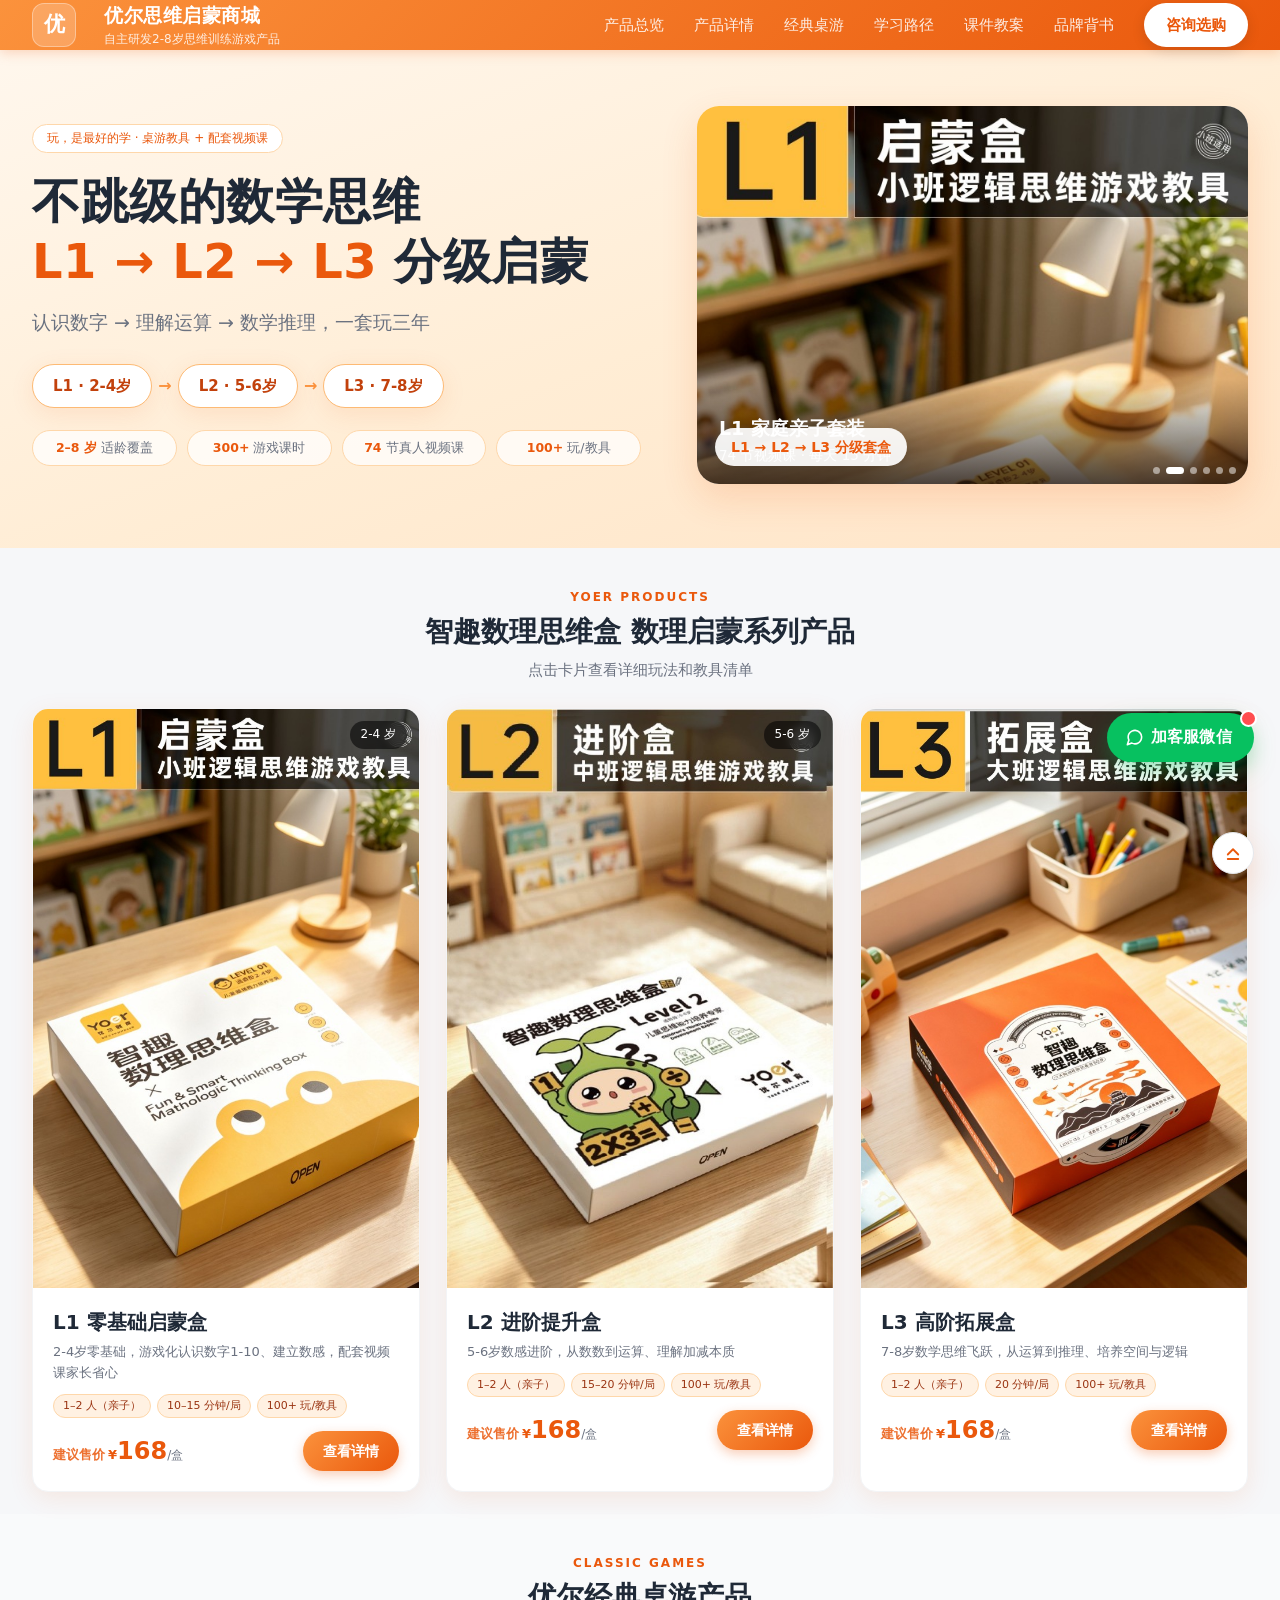
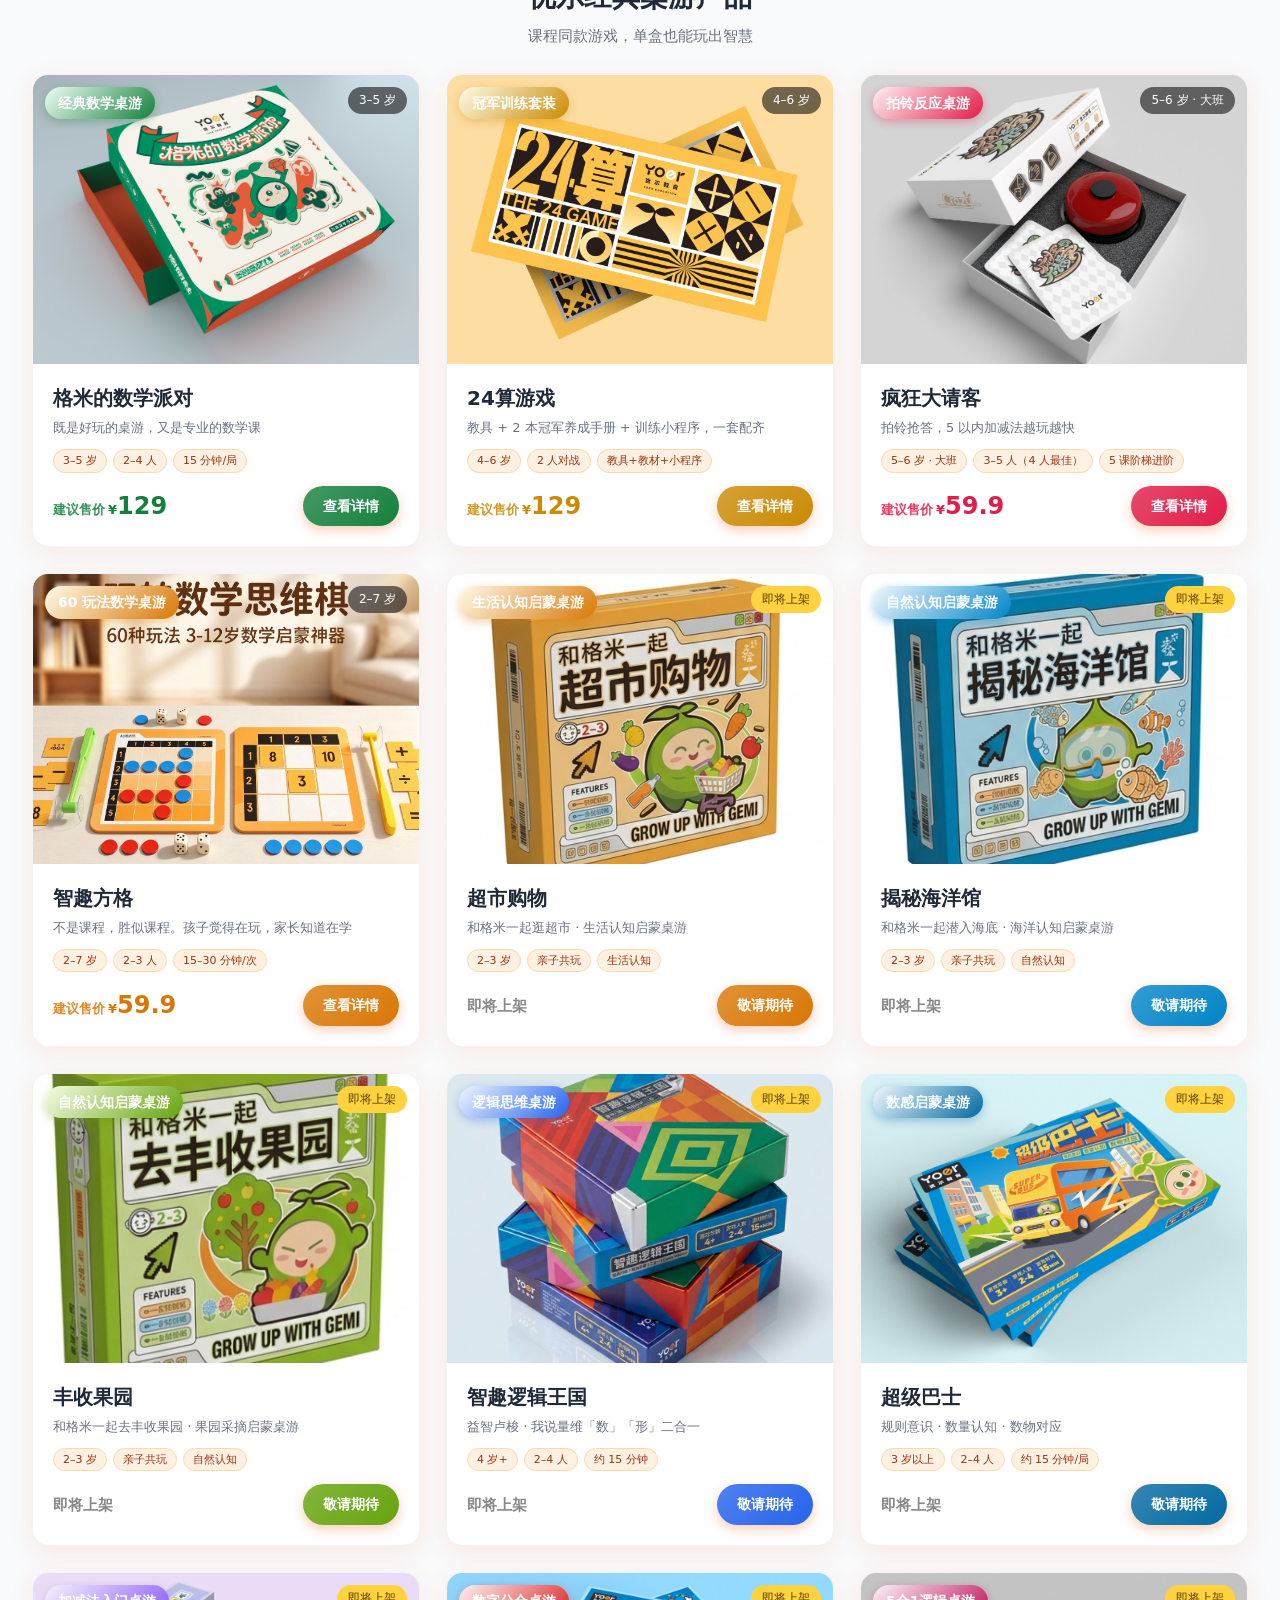
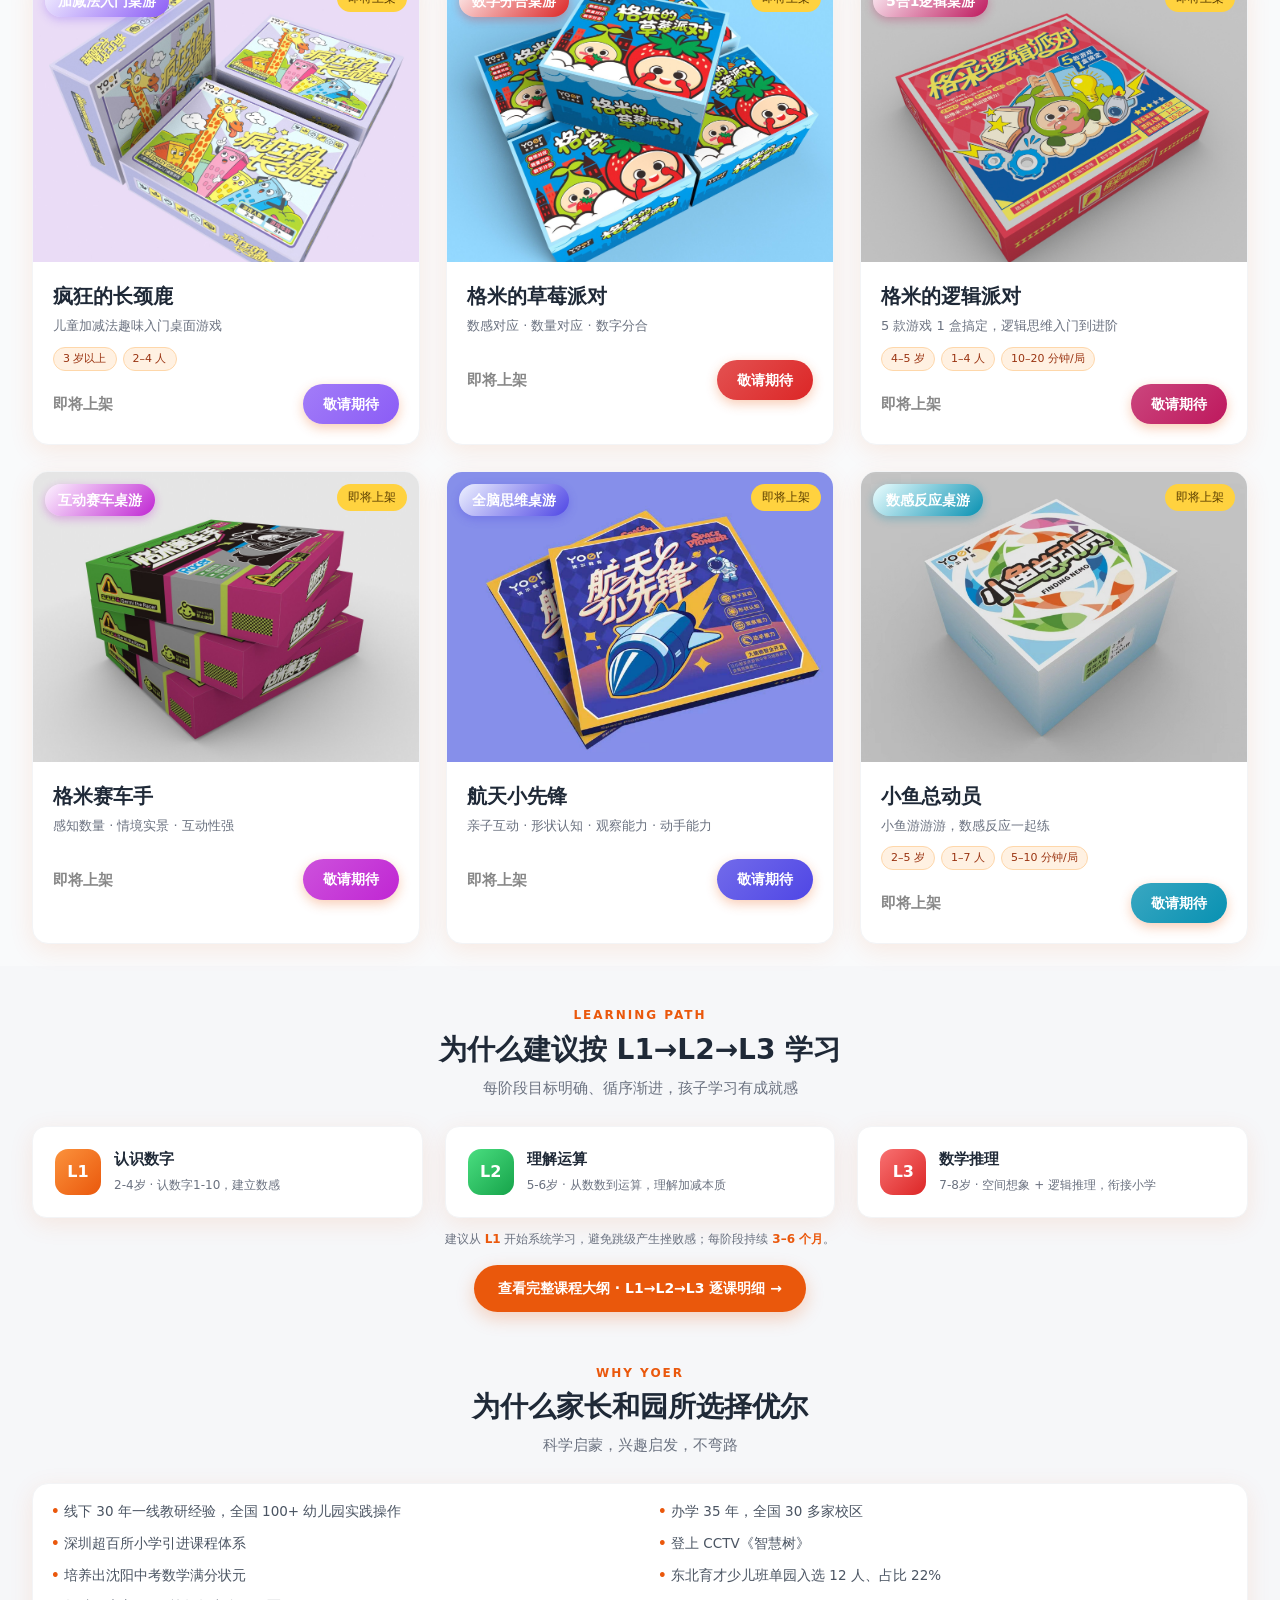
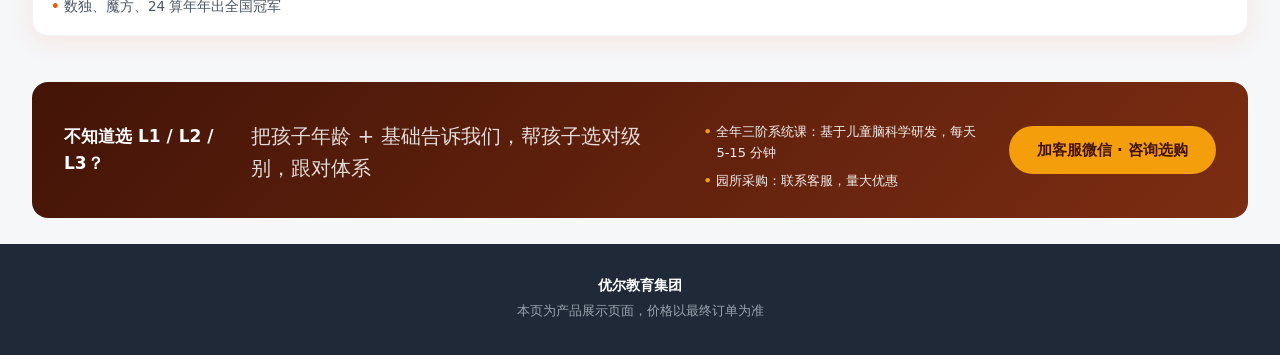
<file: index.html>
<!DOCTYPE html>
<html lang="zh-CN" data-page-node-id="tukzRGiisKbrUfqCveWSi1" data-dm-ref="1" style=""><head data-page-node-id="2vVyacM2Dt06DCe1nP1qdi">
  <meta charset="UTF-8" data-page-node-id="indgZGcdk5TyCKvDFfWSfN">
  <meta name="viewport" content="width=device-width, initial-scale=1, viewport-fit=cover" data-page-node-id="r2H5RwWwETEchdhVF9U9FA">
  <title>优尔数学思维启蒙盒 · L1/L2/L3 官方商城</title>
  <meta name="description" content="优尔 2-8岁 数学思维启蒙套盒：L1 零基础启蒙（2-4岁）→ L2 进阶提升（5-6岁）→ L3 高阶拓展（7-8岁），桌游教具 + 配套视频课，每天15分钟游戏化启蒙。" data-page-node-id="O1vToYPUbOrk111VvnwUVn">
  <link rel="manifest" href="manifest.webmanifest" data-page-node-id="Ai15sMzkzeoxGb4F7I7mga">
  <link rel="icon" href="icons/icon-192.png" data-page-node-id="v1rkyCqFfEVjLGCSYABaVF">
  <link rel="apple-touch-icon" href="icons/apple-touch-icon.png" data-page-node-id="OnehbcLhwOe5Qq5ZO3QwHL">
  <meta name="theme-color" content="#ea580c" data-page-node-id="KJ6RCuqFae7x5rvRghg8TQ">
  <meta name="apple-mobile-web-app-capable" content="yes" data-page-node-id="NpjUieEW0cjqFvu5I4Mftu">
  <meta name="apple-mobile-web-app-status-bar-style" content="default" data-page-node-id="yR27vrMdS5hixzsusCCmDQ">
  <meta name="apple-mobile-web-app-title" content="优尔启蒙" data-page-node-id="DwT3USwbiTSrLNvOcvCJFl">
  <link rel="stylesheet" href="styles.css" data-page-node-id="rWo8KKOoQdB3JeziVj7hC2">
  <link rel="stylesheet" href="desktop.css" data-page-node-id="O5agEhXubYfzUEaBEIuwIc">
  <script src="app.js" defer=""></script>
<style id="__dm_no_drag_style__">* { -webkit-user-drag: none !important; }</style><style id="__dm_bindable_badge_style__">[data-sp-bindable="database"]{outline:1px dashed #0088ff;outline-offset:2px;border-radius:4px;}[data-sp-bindable="database"] *{pointer-events:none !important;transition:none !important;animation:none !important;}[data-sp-bindable="database"]{transition:none !important;animation:none !important;}</style>
</head>
<body data-page-node-id="Vrn51f5DeyUNTCA3iCYRVb" style="position: relative;">
  <header class="topbar" data-page-node-id="KBWwqrVsmk0E9VdF5LMB38">
    <div class="topbar-inner" data-page-node-id="wqGa830fygDpvsMjtH6BQS">
      <div class="logo" data-page-node-id="vKeueawilF3MZToSDCCq9B">优</div>
      <div class="titles" data-page-node-id="G9eHV4A1FEl3atfg6wWQ4B">
        <b data-page-node-id="zhd4BGc5quPLqWvicIcVXp">优尔思维启蒙商城</b>
        <span data-page-node-id="6AWhd3iFS95fgWd7pWOyMh" style="white-space: pre-wrap; cursor: text;">自主研发2-8岁思维训练游戏产品</span>
      </div>
      <nav class="nav-menu" data-page-node-id="uCICz4zINgTdgOxYm6SnKo">
        <a href="#products" data-page-node-id="6NZkzpixK1qOcGFOEHxDKj">产品总览</a>
        <a href="#products" data-page-node-id="zVEBxqwNCE2OO464GwAZkJ">产品详情</a>
        <a href="#games" data-page-node-id="QeeKfU3DpZypLGzXQpNFkC">经典桌游</a>
        <a href="#path" data-page-node-id="0vNIdKaH1dXCnPR1mIkVPh">学习路径</a>
        <a href="courseware.html" data-page-node-id="0vNIdKaH1dXCnPR1mIkVPh">课件教案</a>
        <a href="#why" data-page-node-id="orEUaadFSKggAdAl3Yzjis">品牌背书</a>
        <a href="#buy" class="nav-cta" data-page-node-id="UsMKupD1jppAKFXWhnkxQF">咨询选购</a>
      </nav>
    </div>
    <div class="offline-tip" id="offlineTip" data-page-node-id="Rb24e7lSM63nELJbkuUG12" style="display: none;">当前离线，正在浏览缓存内容</div>
  </header>

  <!-- Hero -->
  <section class="hero" data-page-node-id="FRKIAjBUVUWnd05FpCBCGF">
    <div class="wrap" data-page-node-id="xZcPPEmBG4a97Hm3PHEKa0" style="">
      <div class="hero-text" data-page-node-id="6rH2aDRqdCUOBtu0aQN4OF">
        <span class="kicker" data-page-node-id="hi7Cerhjv030ijYAY8qxT4" style="">玩，是最好的学 · 桌游教具 + 配套视频课​</span>
        <h1 data-page-node-id="jWeHFaKfglR7kS5B7KGJCk">不跳级的数学思维<br data-page-node-id="1hQUlFByh5vIFzU2YWvrkk"><em data-page-node-id="SDDCrJpxt4TmE8QyaJDgDG">L1 → L2 → L3</em> 分级启蒙</h1>
        <p data-page-node-id="iKBdEBWGhElkl6Y0hSHTI4">认识数字 → 理解运算 → 数学推理，一套玩三年</p>
        <div class="path-pills" data-page-node-id="h5UL6H8eXDQTt2RoFf4UeD">
          <a class="pill" href="detail.html?id=C01" data-page-node-id="J71SRzN4F49FDTDtR7FC6W">L1 · 2-4岁</a>
          <span class="arrow" data-page-node-id="yCGAI2UaYrXiJsR3UKSqsg">→</span>
          <a class="pill" href="detail.html?id=C02" data-page-node-id="05qEawCsqlYwRvDFgUkyfm">L2 · 5-6岁</a>
          <span class="arrow" data-page-node-id="GR4t2AKEjrhUZUdEfpuNt8">→</span>
          <a class="pill" href="detail.html?id=C03" data-page-node-id="Gc5MYR4apANzQkUVfZRR6b">L3 · 7-8岁</a>
        </div>
        <div class="hero-meta" data-page-node-id="ST827DiYBWU79jXgLc2fIu">
          <span data-page-node-id="LmbALif7pPBHwlAbZUbIRL"><b data-page-node-id="57HJwG35YtnocGMzb1e06l">2–8 岁</b>适龄覆盖</span>
          <span data-page-node-id="8mioCMKd4s9RgJsTAcf0HU"><b data-page-node-id="UAMZEmsvjTgRY3VBQALlpX">300+</b>游戏课时</span>
          <span data-page-node-id="SyRkQ9EnUTBz84LAWHG7LQ"><b data-page-node-id="fMj00GKKCZIQy3YODho6VH">74</b>节真人视频课</span>
          <span data-page-node-id="qW4u5jjhB6UAzAvq22eorP"><b data-page-node-id="Wy0zNfbkFT0FpMHzEBHXnX">100+</b>玩/教具</span>
        </div>
      </div>
      <div class="hero-visual" data-page-node-id="IAfrjdpchFhWxXJ3CCQDVk">
        <div class="hv-window" data-page-node-id="oTUgGpeGI0HR46d334nP9r">
          <div class="hv-track" id="hvTrack" data-page-node-id="SWQZkznzgbkbys0SqcZMDA" style="transition: transform 0.7s cubic-bezier(0.4, 0.15, 0.2, 1); transform: translateX(-400%);">
            <div class="hv-slide" data-page-node-id="E42n7FLbhLVOs0tAArnipY">
              <img src="images/C01/L1-main.jpg" alt="L1 零基础启蒙盒" class="hv-img-c" data-page-node-id="mjBT2sP1CzrtuVeqqdHqxI">
              <span class="hv-cap" data-page-node-id="feypwstlS0AHJ99Fkfhz7m"><b data-page-node-id="ajwXtuyOgStSay8gm1bfOn">L1 零基础启蒙盒</b><em data-page-node-id="210tw90sFFRbKxQrF0zT93">2-4 岁 · 数感启蒙</em></span>
            </div>
            <div class="hv-slide" data-page-node-id="MrKuTt0XEL21KOpmo8Bwsz">
              <img src="images/C01/L1-cover.jpg" alt="L1 家庭亲子套装" data-page-node-id="IAInApLfs8BRYFnYBr8EFP">
              <span class="hv-cap" data-page-node-id="zQBPb4YqEu4yzBjCqbaxpC"><b data-page-node-id="DrCfUOZoWsRTLowyH5pwrh">L1 家庭亲子套装</b><em data-page-node-id="OVZF8RJ57UZvjtJS7DAa4o">74 节视频课 · 每天 15 分钟</em></span>
            </div>
            <div class="hv-slide" data-page-node-id="n8CSfhCWJhZ4u2LWqv7adW">
              <img src="images/C02/C02-main.jpg" alt="L2 进阶提升盒" data-page-node-id="GYelUs3Dq9sSsKj09SkomJ">
              <span class="hv-cap" data-page-node-id="faZ2nWatrawjxzAnG9ZnLq"><b data-page-node-id="8YpL8ZiizqU2LVCVdHFOxj">L2 进阶提升盒</b><em data-page-node-id="cMxOhQrsXhXrFP1W0FspNg">5-6 岁 · 数与逻辑关系</em></span>
            </div>
            <div class="hv-slide" data-page-node-id="PDOmyuQuYj6gLqj5MDdGCG">
              <img src="images/C02/L2-cover.jpg" alt="L2 园所教学套装" data-page-node-id="UcmqxAgtX4U5iPmnmClMp9">
              <span class="hv-cap" data-page-node-id="a6bg1unBZ0Z2E96fl3TZlh"><b data-page-node-id="zgeZzG8b3XGP4jDoKdCNlH">L2 园所教学套装</b><em data-page-node-id="c947MULHTNPA7vbjjMAo2g">89 份教案 + 88 份课件</em></span>
            </div>
            <div class="hv-slide" data-page-node-id="daOXjgZvbwW0KwatY9YDPb">
              <img src="images/C03/C03-main.jpg" alt="L3 高阶拓展盒" data-page-node-id="Thd6hZNjo0j3Z85rhAayHC">
              <span class="hv-cap" data-page-node-id="XZVX2RZttASpU0pEiZqnC7"><b data-page-node-id="ECk7SkYq94evKsBWbqodiY">L3 高阶拓展盒</b><em data-page-node-id="9dhgsILkfEEjmZC2m4ZZbi">7–8 岁 · 24 算与主题算战</em></span>
            </div>
            <div class="hv-slide" data-page-node-id="FpOY93og2zMtbfogTJHiWH">
              <img src="images/C03/L3-cover.jpg" alt="L3 家庭亲子套装" data-page-node-id="uSQyKHnFai35itk7ebEWGV">
              <span class="hv-cap" data-page-node-id="eh4aPx0FM4qf0iIp4wC6Xc"><b data-page-node-id="alhEBu1GZKsCyHiXPpiBkY">L3 家庭亲子套装</b><em data-page-node-id="aTlISxYd5ByksHiq9mAou0">四则运算 · 一题多解</em></span>
            </div>
          </div>
          <div class="hv-dots" id="hvDots" aria-label="产品图轮播" data-page-node-id="L71J5QCLfWVkeLyNI4klEa"><button type="button" class="hv-dot" data-i="0" aria-label="第 1 张" data-page-node-id="Z2vCq6iXzyM1a3IEnSKgP1"></button><button type="button" class="hv-dot" data-i="1" aria-label="第 2 张" data-page-node-id="YV4Xn9aEiphwN0hMA2fqSD"></button><button type="button" class="hv-dot" data-i="2" aria-label="第 3 张" data-page-node-id="u2CDcfv6ZXe6O4X5oGeBCG"></button><button type="button" class="hv-dot" data-i="3" aria-label="第 4 张" data-page-node-id="LOp0W85MUKQhRnkZFU26JT"></button><button type="button" class="hv-dot on" data-i="4" aria-label="第 5 张" data-page-node-id="GMXClmn6DxThpgBhyOLCMf"></button><button type="button" class="hv-dot" data-i="5" aria-label="第 6 张" data-page-node-id="k57oUAF5kQeOGbq3uuOytY"></button></div>
        </div>
        <div class="hero-visual-badge" data-page-node-id="DOzjjJuvAxqEbyetvfgeVV">L1 → L2 → L3 分级套盒</div>
      </div>
    </div>
  </section>

  <!-- 产品卡 -->
  <section class="section" id="products" data-page-node-id="QPuVyukU1ae5uagWKT49Xl">
    <div class="wrap" data-page-node-id="0gouQzoh5rbIBDciq34IvD">
      <div class="section-head" data-page-node-id="fCIiskjbBzVBb2xrYsCvVJ">
        <h2 data-page-node-id="S84plcEajq66zLH8vAKAXJ" style="cursor: text;"><i data-page-node-id="vcxEnDx56qnuznaUDO8mMo" style="">YOER PRODUCTS​</i>智趣数理思维盒&nbsp;数理启蒙系列产品</h2>
        <p data-page-node-id="NP2C6J2M7L8ZlB4l31tx6W">点击卡片查看详细玩法和教具清单</p>
      </div>
      <div class="product-list" id="productList" data-page-node-id="BezXLtn22jyM5uvPeWQMkE">
      <a class="p-card" href="detail.html?id=C01" data-page-node-id="3fqBL7yfuhM9Cf5MAWGDze">
        <div class="cover" data-page-node-id="SuZ2MFjdwe8aIbKelJcusy">
          <img src="images/C01/L1-cover.jpg" alt="L1 零基础启蒙盒" loading="lazy" data-page-node-id="KYofWg8BMtdlSPKubHJwBe">
          <span class="lv-badge" data-page-node-id="xExjU09Aa9l7GzOmpPG24Y">L1</span>
          <span class="age-chip" data-page-node-id="5CqwsvXAJopUVdQEAmaGit">2-4 岁</span>
        </div>
        <div class="body" data-page-node-id="ZAnWpOP5XAL4azrqZnFDZH">
          <h3 data-page-node-id="SXXs472iWEht0svZrpTekk">L1 零基础启蒙盒</h3>
          <p class="tagline" data-page-node-id="GK0DptIAwXDhNvhNoOOIjm">2-4岁零基础，游戏化认识数字1-10、建立数感，配套视频课家长省心</p>
          <div class="meta" data-page-node-id="1biDVWjGUwpUzHS9e9TTuW"><span data-page-node-id="1ymRwXwzkPGfBH8lCLoHVy">1–2 人（亲子）</span><span data-page-node-id="9DZErHPztyUvvNzM3QcJUY">10–15 分钟/局</span><span data-page-node-id="VtUrWd7g5qYk75ucucRLXk">100+ 玩/教具</span></div>
          <div class="foot" data-page-node-id="AcAtQqP7Wq5Dc8RKJhCpsM">
            <div class="price" data-page-node-id="gLabbiZuSwI9LwkJY1n4ZG"><span class="cur" data-page-node-id="h3fuV0Bg0SxHFDSg6yAzWR">¥</span><span class="num" data-page-node-id="v29i7KxtuEfMWZ6H3mSAmU">168</span><span class="unit" data-page-node-id="woJvEkCwOQR2WOhbQ4LyUK">/盒</span></div>
            <span class="buy-btn" data-page-node-id="api8fv6WlQ5Vj9lH9EkZDE">查看详情</span>
          </div>
        </div>
      </a>
      <a class="p-card" href="detail.html?id=C02" data-page-node-id="HmCPk9ZidaoVKKJZM7n5Il">
        <div class="cover" data-page-node-id="21FbHAPhoWCyi2JIBGjnYe">
          <img src="images/C02/L2-cover.jpg" alt="L2 进阶提升盒" loading="lazy" data-page-node-id="OyRNDXEu5zH5mCHrB6gXXT">
          <span class="lv-badge lv-green" data-page-node-id="P6NApyc1aCnensswqARbTb">L2</span>
          <span class="age-chip" data-page-node-id="9jUmemqc1ILBUh5RA95vr8">5-6 岁</span>
        </div>
        <div class="body" data-page-node-id="yZx6sS7tw8inZ1uF9uQfme">
          <h3 data-page-node-id="SCFMrD1Bz1URHqlLWEoMP8">L2 进阶提升盒</h3>
          <p class="tagline" data-page-node-id="QEK6LCcQNIPVm67PgAJD3u">5-6岁数感进阶，从数数到运算、理解加减本质</p>
          <div class="meta" data-page-node-id="1CSXrIaevi0P0Vr4HLuK9m"><span data-page-node-id="YpYWnlnuGjmTOoMnJEq0fq">1–2 人（亲子）</span><span data-page-node-id="xipAhpXxXTkvVeKJ042JJH">15–20 分钟/局</span><span data-page-node-id="tKhp03oaieuHBjJ1dvXuz0">100+ 玩/教具</span></div>
          <div class="foot" data-page-node-id="0OS48WN6CHLcRbPwYpaABL">
            <div class="price" data-page-node-id="zpWYJoi6b7bvqEDD4CDTTE"><span class="cur" data-page-node-id="dLOgTC97rPAFYp4tlYzqR8">¥</span><span class="num" data-page-node-id="OzE1f6Ei8jYlidLnsVEcux">168</span><span class="unit" data-page-node-id="4vsz8Y0X7gYvdjwf40CzeZ">/盒</span></div>
            <span class="buy-btn" data-page-node-id="nWwkFllV3gXb1TAYCrVC8Q">查看详情</span>
          </div>
        </div>
      </a>
      <a class="p-card" href="detail.html?id=C03" data-page-node-id="sPosYrfJDehfEKN4ncmEGh">
        <div class="cover" data-page-node-id="XBSwQrJ6FPy5cC1GXqKknl">
          <img src="images/C03/L3-cover.jpg" alt="L3 高阶拓展盒" loading="lazy" data-page-node-id="0aAbcgTgbbvjFNlCPf7A7e">
          <span class="lv-badge lv-red" data-page-node-id="LUBGVLFaBA9bGrC3fXqRSA">L3</span>
          <span class="age-chip" data-page-node-id="lhXJ7HSM1Bk3Oasl34qW5s">7–8 岁</span>
        </div>
        <div class="body" data-page-node-id="ulXN8aReGCkTEKdpP7CDRG">
          <h3 data-page-node-id="MCOtZGGOaAd6woLYLzUqde">L3 高阶拓展盒</h3>
          <p class="tagline" data-page-node-id="78m1U92lj1Ur8erVbqDwXP">7-8岁数学思维飞跃，从运算到推理、培养空间与逻辑</p>
          <div class="meta" data-page-node-id="nacHZORM8ALDmApKOMFZVM"><span data-page-node-id="qfYNuC8N4PIoAdDDaKH9IO">1–2 人（亲子）</span><span data-page-node-id="yRoh4PHafyo6FPnhD1cm0B">20 分钟/局</span><span data-page-node-id="3uhlKhchj7SerRhaM8Wklx">100+ 玩/教具</span></div>
          <div class="foot" data-page-node-id="Rf2L1o7kkBLxVw8wgF7rMr">
            <div class="price" data-page-node-id="MGDxGIIrgauU39CJ9l9GPZ"><span class="cur" data-page-node-id="lA7LJ2vjpv6YYclyDFOMHS">¥</span><span class="num" data-page-node-id="GxUIM0M6w90GVjRxZBpGME">168</span><span class="unit" data-page-node-id="FKF99UwDTyZWnzYfwnPqg2">/盒</span></div>
            <span class="buy-btn" data-page-node-id="vC7aarR05eLFNGdEewUhcQ">查看详情</span>
          </div>
        </div>
      </a></div>
    </div>
  </section>

  <!-- 经典桌游 -->
  <section class="section" id="games" style="background:#f9fafb;" data-page-node-id="JFVk70ZBUD3ivqjXay1yPe">
    <div class="wrap" data-page-node-id="3jQwqt5io2eAI6MS5TdhFF">
      <div class="section-head" data-page-node-id="6GQvO7dWF0z0yCikwXWXBC">
        <h2 data-page-node-id="zUrEdAVdrTl7EathJxzZlD" style=""><i data-page-node-id="NbkdMNXJyPVgYLBddXoq5Q">CLASSIC GAMES</i>优尔经典桌游产品</h2>
        <p data-page-node-id="1RDGzWtQL6cfURGeDS6fnm" style="">课程同款游戏，单盒也能玩出智慧​</p>
      </div>
      <div class="product-list" id="gameList" data-page-node-id="1NsuZzgkxLY5llYlioyxnY">
      <a class="p-card" href="game.html?id=party" data-page-node-id="5YVojfyuFi1maHv5q2lQqZ">
        <div class="cover" data-page-node-id="ozXLa52W5EvOcEkTj8pUBL">
          <img src="images/games/party/party-main-01.jpg" alt="格米的数学派对" loading="lazy" data-page-node-id="5bLhJaVHe7k49Y1FhTifGE">
          <span class="lv-badge" style="background:linear-gradient(135deg,#f0fdf4,#15803d);color:#fff;box-shadow:0 3px 10px #15803d55;" data-page-node-id="BTnE1ORNRmN4AScD76RdEs">经典数学桌游</span>
          <span class="age-chip" data-page-node-id="tyOMwGPQVy4AkYmlvjdJu2">3–5 岁</span>
        </div>
        <div class="body" data-page-node-id="63LTWvsVTGc5GQhcAsRNy1">
          <h3 data-page-node-id="RxFwCM6WYKs6xOdLHF5yV5">格米的数学派对</h3>
          <p class="tagline" data-page-node-id="8ObKRSQ4B6Pfs3OJ8uH5bq">既是好玩的桌游，又是专业的数学课</p>
          <div class="meta" data-page-node-id="7s69kdEX4HRuyGeiGguI3u"><span data-page-node-id="ULp2Fdu6eo0eFNBMeofE7x">2–4 人</span><span data-page-node-id="Nh5zl2vbAYCWVpLoarYUAc">15 分钟/局</span><span data-page-node-id="hpyibKqGB8CTOaf4nR9xKP">5 大游戏机制</span></div>
          <div class="foot" data-page-node-id="E0mBnuyz3dcV8IMAo6uEM8">
            <div class="price" style="color:#15803d" data-page-node-id="0drRt7RfHMjzYhPxayk5x8"><span style="font-size:13px;font-weight:700;opacity:.85;margin-right:3px;">建议售价</span><span class="cur" style="color:inherit" data-page-node-id="lCrq5GaLq9uXpgKK1wsDSe">¥</span><span class="num" data-page-node-id="1ZCvs00WEXv5CciLAfHk5c">129</span><span class="unit" data-page-node-id="kYR8QCODzLS3okbXRoafgS">/套</span></div>
            <span class="buy-btn" style="background:linear-gradient(135deg,#15803dcc,#15803d);" data-page-node-id="yyv3Q05zQuddvUitOjB4rR">查看详情</span>
          </div>
        </div>
      </a>
      <a class="p-card" href="game.html?id=feast" data-page-node-id="SGBW51tDEKZROpD2EttOrO">
        <div class="cover" data-page-node-id="rlEGeXqpvE9EX2Mtg1R2g2">
          <img src="images/games/feast/feast-01.jpg" alt="疯狂大请客" loading="lazy" data-page-node-id="eSwmmReTAaq6RRVzwjZJz7">
          <span class="lv-badge" style="background:linear-gradient(135deg,#fff1f2,#e11d48);color:#fff;box-shadow:0 3px 10px #e11d4855;" data-page-node-id="7pyEZMYjMwD0D07NkVBbaE">拍铃反应桌游</span>
          <span class="age-chip" data-page-node-id="4uJNXw40Lh7MxN0pwHDrDB">5–6 岁 · 大班</span>
        </div>
        <div class="body" data-page-node-id="cImIisZdX4j6eiAKY7W6GJ">
          <h3 data-page-node-id="I4v9JkZc9DdtWxYTLBHwyO">疯狂大请客</h3>
          <p class="tagline" data-page-node-id="WviCOZgkNCQho3kxkMVr97">拍铃抢答，5 以内加减法越玩越快</p>
          <div class="meta" data-page-node-id="k5DaBqDDMY8xfM3H3uGPWa"><span data-page-node-id="PS8bqLUcbHJ9AG0YVFKTxp">3–5 人（4 人最佳）</span><span data-page-node-id="KvxlnKxDkHnyOXCSPLzsV4">5 课阶梯进阶</span><span data-page-node-id="spBrJuG9zxHwkyCpkwm6BF">L1 课程配套游戏</span></div>
          <div class="foot" data-page-node-id="VMdSdlcgPqZmxYxQf4Ub5j">
            <div class="price" style="color:#e11d48" data-page-node-id="DufhlsZcLELMocmqbRDWHS"><span style="font-size:13px;font-weight:700;opacity:.85;margin-right:3px;">建议售价</span><span class="cur" style="color:inherit">¥</span><span class="num">59.9</span></div>
            <span class="buy-btn" style="background:linear-gradient(135deg,#e11d48cc,#e11d48);" data-page-node-id="FhMTWAcyMufHh69fRi6tLA">查看详情</span>
          </div>
        </div>
      </a>
      <a class="p-card" href="game.html?id=grid" data-page-node-id="YDgQHmx21zElvBrSy3jEdN">
        <div class="cover" data-page-node-id="1xH5OJCPET7v0RaV5QeqfM">
          <img src="images/games/grid/grid-01.jpg" alt="智趣方格" loading="lazy" data-page-node-id="G047rtjwRkJZMbwW7yqcdq">
          <span class="lv-badge" style="background:linear-gradient(135deg,#fffbeb,#d97706);color:#fff;box-shadow:0 3px 10px #d9770655;" data-page-node-id="QaBVO76XpYLPeDW8EfuH8x">60 玩法数学桌游</span>
          <span class="age-chip" data-page-node-id="E7FnjBFkggeUNdALzE4C2l">2–7 岁</span>
        </div>
        <div class="body" data-page-node-id="57orFbLEMFBfN2UBTzrT6G">
          <h3 data-page-node-id="4xosFyMeHxdoXmQri1HYO7">智趣方格</h3>
          <p class="tagline" data-page-node-id="IJDWVKLi8Khmfn5NFKw7GJ">不是课程，胜似课程。孩子觉得在玩，家长知道在学</p>
          <div class="meta" data-page-node-id="GqN3oSoesFBcnMrpsE2A1u"><span data-page-node-id="ZQm5Wwkrh9EMq4xSiPhY4V">2–3 人</span><span data-page-node-id="CsXCM2JEUZ6daUFf5zuK9J">15–30 分钟/次</span><span data-page-node-id="hPw2qphPtzMeKDhNaq1eLQ">60 种玩法</span></div>
          <div class="foot" data-page-node-id="ed7k00uXNjkA5YpO7TV8v1">
            <div class="price" style="color:#d97706" data-page-node-id="0MsoFZ5qUyKjjDYDVzxr1s"><span style="font-size:13px;font-weight:700;opacity:.85;margin-right:3px;">建议售价</span><span class="cur" style="color:inherit">¥</span><span class="num">59.9</span></div>
            <span class="buy-btn" style="background:linear-gradient(135deg,#d97706cc,#d97706);" data-page-node-id="hFb33NpWvKiiZfl6HKQUbq">查看详情</span>
          </div>
        </div>
      </a></div>
    </div>
  </section>

  <!-- 学习路径 -->
  <section class="section" id="path" data-page-node-id="l0GS1iea8iAWjzVvtjqxbb">
    <div class="wrap" data-page-node-id="sC1CeoKMHsaqA2HP3wvh0q">
      <div class="section-head" data-page-node-id="QhpbSl1g0XwS44Z88w7UJ8">
        <h2 data-page-node-id="pZcGVywKqCx3xDWR1vnajk"><i data-page-node-id="QeVWSc49an8pMFDUxPNQIr">LEARNING PATH</i>为什么建议按 L1→L2→L3 学习</h2>
        <p data-page-node-id="9EG53flCBdTqeJf9fyHoof">每阶段目标明确、循序渐进，孩子学习有成就感</p>
      </div>
      <div class="path-row" data-page-node-id="U2qcFx5GycFbFgLXrLgy3h">
        <a class="path-item" href="detail.html?id=C01" data-page-node-id="vNHYGKypM4P2XWLxDHbG4G">
          <div class="dot" data-page-node-id="5vwG7vjWf6FDcgdaxt8t0m">L1</div>
          <div data-page-node-id="yykoB0UexBYSns62w2FeYF"><b data-page-node-id="2jPzmFOA2ckvSZpY32FRxC">认识数字</b><span data-page-node-id="fnHkjmZLIJTlKMvPYluqhN">2-4岁 · 认数字1-10，建立数感</span></div>
        </a>
        <a class="path-item" href="detail.html?id=C02" data-page-node-id="mH0aUJIZLqzU77MoCHuXA8">
          <div class="dot" data-page-node-id="Bd0cLAzlcbxjrkgCibMk0t">L2</div>
          <div data-page-node-id="NP48iCZq2sWkx0olKmT3gu"><b data-page-node-id="pO0mp2JBQCvviTYdoOzodu">理解运算</b><span data-page-node-id="3u7wKBcfTfO6As7ByDht3S">5-6岁 · 从数数到运算，理解加减本质</span></div>
        </a>
        <a class="path-item" href="detail.html?id=C03" data-page-node-id="lJD0Bjd815WWVZu7AnJTBh">
          <div class="dot" data-page-node-id="gxZlF7C4lbNaDrAgtK8UkN">L3</div>
          <div data-page-node-id="yUEql9l8IpUgNg4d3fmWiu"><b data-page-node-id="e09dxSvItQCk8iwpXQpe2s">数学推理</b><span data-page-node-id="VgeJGFcdhMlWlXofroyYcG">7-8岁 · 空间想象 + 逻辑推理，衔接小学</span></div>
        </a>
      </div>
      <p class="path-note" data-page-node-id="DZYD27D9njpVpN7ALNC6ea">建议从 <b data-page-node-id="xaWJfofz6g7EjoIo4aLfT0">L1</b> 开始系统学习，避免跳级产生挫败感；每阶段持续 <b data-page-node-id="QCUSunz5VeTR2SHTUIoB5Y">3–6 个月</b>。</p>
      <a class="path-syl" href="syllabus.html" data-page-node-id="o5dXydKZlEEFSUEpTZZwJo">查看完整课程大纲 · L1→L2→L3 逐课明细 →</a>
    </div>
  </section>

  <!-- 玩法四步 -->
  

  <!-- 套装横幅 -->
  <section class="wrap" data-page-node-id="8I4iajTolT3OTpQILgonAK">
    
  </section>

  <!-- 品牌背书 -->
  <section class="section" id="why" data-page-node-id="FIYUJbaZc2J5rBW52EKEdk">
    <div class="wrap" data-page-node-id="f0P8mrivPTzO9DnVh8mhR7">
      <div class="section-head" data-page-node-id="zoUrXhjBNXw4M8moej0N3n">
        <h2 data-page-node-id="foBni1ceJT2AXA9vTOZ2Bw"><i data-page-node-id="QBSX6zTPrvdqKroGcYsw8c">WHY YOER</i>为什么家长和园所选择优尔</h2>
        <p data-page-node-id="uIoD5PwGdfPCUwaI2WChtG">科学启蒙，兴趣启发，不弯路</p>
      </div>
      <div class="d-sec" data-page-node-id="aSioZRrQAR1jIOAZU7Qk8P">
        <ul class="dot-list brand-list" data-page-node-id="jaT6dOB5JDoW0vl0E9ZZc4">
          <li data-page-node-id="5G4ImDTuQmhXi9h9E4f6EF">线下 30 年一线教研经验，全国 100+ 幼儿园实践操作</li>
          <li data-page-node-id="hMzpTvRW2CXmuYZfDIi0iF">办学 35 年，全国 30 多家校区</li>
          <li data-page-node-id="U4ACeWeLRwcUu1V53UApdO">深圳超百所小学引进课程体系</li>
          <li data-page-node-id="ORkLnkkIlJdcIxJ5XcUXwv">登上 CCTV《智慧树》</li>
          <li data-page-node-id="5kOnlH09aqFHWhTJBls2AR">培养出沈阳中考数学满分状元</li>
          <li data-page-node-id="GpXaJWvSaHFZDDRdxPZv9H">东北育才少儿班单园入选 12 人、占比 22%</li>
          <li data-page-node-id="IKUXMlOJehRCvNPQoD2JNh">数独、魔方、24 算年年出全国冠军</li>
        </ul>
      </div>
    </div>
  </section>

  <!-- 选购 CTA -->
  <section class="wrap" id="buy" data-page-node-id="CVzPR6uviIMqVgskWqc58r">
    <div class="cta-banner" data-page-node-id="jZeMBD9e55xzoiTamEmx7e">
      <b data-page-node-id="pcnKObGwwotyKSQZ9eoFct">不知道选 L1 / L2 / L3？</b>
      <p data-page-node-id="J4KZgoykHJ3pm4eRUQUy7Y" style="font-size: 20px;">把孩子年龄 + 基础告诉我们，帮孩子选对级别，跟对体系</p>
      <ul class="dot-list cta-list" data-page-node-id="E9zKJaAJRz3ICWOXoaVWLk">
        
        <li data-page-node-id="cUKivTaAvFuyV9HCJJgcGW">全年三阶系统课：基于儿童脑科学研发，每天 5-15 分钟</li>
        <li data-page-node-id="ShO2bRGBFcddhQ229gF8g2" style="">园所采购：联系客服，量大优惠​​</li>
      </ul>
      <span class="go" id="buyGo" data-wx-open data-page-node-id="W0teoV6zb8jpA1giVQ9UZK">加客服微信 · 咨询选购</span>
    </div>
  </section>

  <footer class="footer" data-page-node-id="gGiLIqoVPOZ07faDDGu4by">
    <div class="wrap" data-page-node-id="yWz7Ufpls81eSCc9SAaVmk" style="">
      <b data-page-node-id="wKBrMCwK5miTM4vAAZTC07">优尔教育集团</b>本页为产品展示页面，价格以最终订单为准
    </div>
  </footer>

  <!-- 加微信浮窗按钮与弹层由 app.js 全站统一注入 -->

  <script src="products.js"></script>
  <script src="games.js"></script>
  <script>
    // 渲染产品卡
    const list = document.getElementById('productList');
    list.innerHTML = PRODUCT_ORDER.map(id => {
      const p = PRODUCTS[id];
      const lvClass = p.theme === 'green' ? ' lv-green' : p.theme === 'red' ? ' lv-red' : '';
      return `
      <a class="p-card" href="detail.html?id=${p.id}">
        <div class="cover">
          <img src="${p.cardImg}" alt="${p.name}" loading="lazy">
          <span class="lv-badge${lvClass}">${p.level}</span>
          <span class="age-chip">${p.age}</span>
        </div>
        <div class="body">
          <h3>${p.name}</h3>
          <p class="tagline">${p.tagline}</p>
          <div class="meta"><span>${p.players}</span><span>${p.duration}</span><span>100+ 玩/教具</span></div>
          <div class="foot">
            <div class="price"><span style="font-size:13px;font-weight:700;opacity:.85;margin-right:3px;">建议售价</span><span class="cur">¥</span><span class="num">${p.price}</span><span class="unit">/盒</span></div>
            <span class="buy-btn">查看详情</span>
          </div>
        </div>
      </a>`;
    }).join('');

    // 渲染经典桌游卡
    document.getElementById('gameList').innerHTML = GAME_ORDER.map(id => {
      const g = GAMES[id];
      const metaOk = (g.meta || []).filter(m => m && m !== '内容待填充');
      const priceHtml = g.coming
        ? '<span style="font-size:15px;font-weight:800;color:#888;">即将上架</span>'
        : (g.pricePrefix ? '<span style="font-size:13px;font-weight:700;opacity:.85;margin-right:3px;">' + g.pricePrefix + '</span>' : '')
          + (g.priceLabel ? '<span class="cur" style="color:inherit">¥</span><span class="num">' + g.priceLabel + '</span><span class="unit">' + (g.priceSuffix||'') + '</span>' : '<span style="font-size:15px;font-weight:800;">' + g.priceText + '</span>');
      return `
      <a class="p-card" href="game.html?id=${g.id}">
        <div class="cover">
          <img src="${g.cardImg}" alt="${g.name}" loading="lazy">
          <span class="lv-badge" style="background:linear-gradient(135deg,${g.themeColorSoft},${g.themeColor});color:#fff;box-shadow:0 3px 10px ${g.themeColor}55;">${g.levelTag}</span>
          ${g.coming ? '<span class="age-chip" style="background:#ffd23f;color:#5a3d00;">即将上架</span>' : '<span class="age-chip">' + g.meta[0] + '</span>'}
        </div>
        <div class="body">
          <h3>${g.name}</h3>
          <p class="tagline">${g.tagline}</p>
          <div class="meta">${metaOk.slice(0, 3).map(m => '<span>' + m + '</span>').join('')}</div>
          <div class="foot">
            <div class="price" style="color:${g.coming ? '#888' : g.themeColor}">${priceHtml}</div>
            <span class="buy-btn" style="background:linear-gradient(135deg,${g.themeColor}cc,${g.themeColor});">${g.coming ? '敬请期待' : '查看详情'}</span>
          </div>
        </div>
      </a>`;
    }).join('');

    // Hero 轮播：横向自动播放（鼠标悬停 / 触摸时暂停）
    (function () {
      const track = document.getElementById('hvTrack');
      const dotsBox = document.getElementById('hvDots');
      if (!track) return;
      const slides = track.querySelectorAll('.hv-slide');
      const total = slides.length;
      if (!total) return;
      let idx = 0;
      let timer = null;

      dotsBox.innerHTML = Array.from({ length: total }, (_, i) =>
        `<button type="button" class="hv-dot${i === 0 ? ' on' : ''}" data-i="${i}" aria-label="第 ${i + 1} 张"></button>`
      ).join('');

      const dots = dotsBox.querySelectorAll('.hv-dot');
      function paint() {
        track.style.transition = 'transform .7s cubic-bezier(.4,.15,.2,1)';
        track.style.transform = `translateX(${-idx * 100}%)`;
        dots.forEach((d, i) => d.classList.toggle('on', i === idx));
      }
      function next() { idx = (idx + 1) % total; paint(); }
      function play() { stop(); timer = setInterval(next, 3200); }
      function stop() { if (timer) { clearInterval(timer); timer = null; } }

      dotsBox.addEventListener('click', e => {
        const b = e.target.closest('.hv-dot');
        if (!b) return;
        idx = Number(b.dataset.i);
        paint();
        play();
      });

      const win = track.parentElement;
      win.addEventListener('mouseenter', stop);
      win.addEventListener('mouseleave', play);
      win.addEventListener('touchstart', stop, { passive: true });
      win.addEventListener('touchend', () => { play(); }, { passive: true });
      document.addEventListener('visibilitychange', () => document.hidden ? stop() : play());
      const reduce = window.matchMedia && window.matchMedia('(prefers-reduced-motion: reduce)').matches;
      if (!reduce) play();
      paint();
    })();

    // PWA
    if ('serviceWorker' in navigator) {
      navigator.serviceWorker.register('sw.js').catch(() => {});
    }
    const tip = document.getElementById('offlineTip');
    const syncTip = () => { tip.style.display = navigator.onLine ? 'none' : 'block'; };
    window.addEventListener('online', syncTip);
    window.addEventListener('offline', syncTip);
    syncTip();
  </script>



<nav class="bottom-nav" aria-label="底部导航" data-page-node-id="DxIyM21sn1NDhCBzQx3afy"><a href="index.html" class="" data-page-node-id="RLWhvTGvcohBATlbaYqTtE"><svg viewBox="0 0 24 24" fill="none" stroke="currentColor" stroke-width="2" stroke-linecap="round" stroke-linejoin="round" data-page-node-id="8irotAGG9baMS9szwycIOE"><path d="M3 10.5 12 3l9 7.5" data-page-node-id="BeL5zUSl8B3LqeILWqHTZB"></path><path d="M5 9.5V21h14V9.5" data-page-node-id="HGNspO4zVp47m7Xn6ZQ53y"></path><path d="M9.5 21v-6h5v6" data-page-node-id="hah2QAgTovkg9WJfeRhoTj"></path></svg><span data-page-node-id="r2JcD3J6Wa2841J2TD5CX2">首页</span></a><a href="index.html#products" class="" data-page-node-id="ghOgmIKfprGWpV46rqpVp2"><svg viewBox="0 0 24 24" fill="none" stroke="currentColor" stroke-width="2" stroke-linecap="round" stroke-linejoin="round" data-page-node-id="nTNAeGO1hf9Hs3patxzdTb"><path d="M21 8 12 3 3 8v8l9 5 9-5V8Z" data-page-node-id="NtMKEXIGT1EB7ODoySNaBB"></path><path d="m3 8 9 5 9-5" data-page-node-id="wWPcZZcUwT7zWG80o3hPpe"></path><path d="M12 13v8" data-page-node-id="SkM2991pfJ1wa9qHLDREeC"></path></svg><span data-page-node-id="q3a1WsFGeRbwCqMIIGH7bg">产品</span></a><a href="syllabus.html" class="" data-page-node-id="H6FOHJfOIlcsfyVoVmGDhR"><svg viewBox="0 0 24 24" fill="none" stroke="currentColor" stroke-width="2" stroke-linecap="round" stroke-linejoin="round" data-page-node-id="Cy3Wy21PoQzaw8K73jAo8K"><path d="M4 19V5a2 2 0 0 1 2-2h13v16H6a2 2 0 0 0-2 2Z" data-page-node-id="mlbKhuVfEJZf9dTxIfAK9g"></path><path d="M4 19a2 2 0 0 0 2 2h13" data-page-node-id="OwAcs185mEPRhvMKb2pwkU"></path><path d="M9 7h6M9 11h4" data-page-node-id="jPjSuK1ak5KnJNBGck6h2f"></path></svg><span data-page-node-id="1mwE8P84k1Jn7EWjXayYpB">大纲</span></a><a href="tools.html" class="" data-page-node-id="cicjodv4eeEbsojNOVqspo"><svg viewBox="0 0 24 24" fill="none" stroke="currentColor" stroke-width="2" stroke-linecap="round" stroke-linejoin="round" data-page-node-id="gxMFEyoR0MzaeRYu1bRQ3F"><rect x="3" y="3" width="7" height="7" rx="1.5" data-page-node-id="hQbTFCRL4UyBetLmwRrYid"></rect><rect x="14" y="3" width="7" height="7" rx="1.5" data-page-node-id="uoGCIsiAS5o6v5NDm9Q6fa"></rect><rect x="3" y="14" width="7" height="7" rx="1.5" data-page-node-id="70ef34mdHRqmIw7ZvyPqYe"></rect><rect x="14" y="14" width="7" height="7" rx="1.5" data-page-node-id="0FFhiUYkyNvpEoAfGnJdtD"></rect></svg><span data-page-node-id="S3imZt8QK8iJ8VO4kmnYJc">教具</span></a><a href="game.html?id=party" class="" data-page-node-id="d51CJAoiCL39BpNa91qQ1n"><svg viewBox="0 0 24 24" fill="none" stroke="currentColor" stroke-width="2" stroke-linecap="round" stroke-linejoin="round" data-page-node-id="AaNVf64mt4ystQtNmsQlEN"><rect x="3" y="3" width="18" height="18" rx="4" data-page-node-id="kHH4H1N934TNyDgLo8wHPT"></rect><circle cx="8.5" cy="8.5" r="1.4" fill="currentColor" stroke="none" data-page-node-id="N29idm1nxOukGqt5Z57deh"></circle><circle cx="15.5" cy="15.5" r="1.4" fill="currentColor" stroke="none" data-page-node-id="pUFgP9wPyAClj9ZexJ8aI8"></circle><circle cx="15.5" cy="8.5" r="1.4" fill="currentColor" stroke="none" data-page-node-id="2tNqljckAsaD1xqurc3Spi"></circle><circle cx="8.5" cy="15.5" r="1.4" fill="currentColor" stroke="none" data-page-node-id="QLbC3azhrxvqT9EpkidtqN"></circle></svg><span data-page-node-id="M7PzlInvOTYcgAZrH8mJcW">桌游</span></a></nav><button class="back-top" type="button" aria-label="返回顶部" data-page-node-id="zwkjUFoD7UuqE7eSa61FPW"><svg viewBox="0 0 24 24" width="18" height="18" fill="none" stroke="currentColor" stroke-width="2.4" stroke-linecap="round" stroke-linejoin="round" data-page-node-id="w1G0nJojenMtca1DVP4ikL"><path d="m5 14 7-7 7 7" data-page-node-id="FT2YwXx7CC2bLLBDbwBsMh"></path><path d="M5 20h14" data-page-node-id="g3L7hr7i0s2elmHcktP6Lh"></path></svg></button>
<nav class="bottom-nav" aria-label="底部导航" data-page-node-id="8gPjzL6BPYkDs7vcihg8Jo"><a href="index.html" class="" data-page-node-id="vwdSFigCjQs8ApbSABYkUV"><svg viewBox="0 0 24 24" fill="none" stroke="currentColor" stroke-width="2" stroke-linecap="round" stroke-linejoin="round" data-page-node-id="1Pdr9LPXd3B0T97Jb95rG6"><path d="M3 10.5 12 3l9 7.5" data-page-node-id="COeLX2AUTcFSDNGnQzjLji"></path><path d="M5 9.5V21h14V9.5" data-page-node-id="7veUq9zvfO28IzcxA1VkNf"></path><path d="M9.5 21v-6h5v6" data-page-node-id="9rdZEB93NRirBL4EJluTEQ"></path></svg><span data-page-node-id="qqvFrJN2DuTRHzs1Ja52vT">首页</span></a><a href="index.html#products" class="" data-page-node-id="tVeiujkvZBBBE6JDkW1m9s"><svg viewBox="0 0 24 24" fill="none" stroke="currentColor" stroke-width="2" stroke-linecap="round" stroke-linejoin="round" data-page-node-id="UOrNjCAyOFCl8SQz2X08rX"><path d="M21 8 12 3 3 8v8l9 5 9-5V8Z" data-page-node-id="G5Fg2iSffEsSXch4ofBvDS"></path><path d="m3 8 9 5 9-5" data-page-node-id="YL2DEXXF0GJujYskyMoOSH"></path><path d="M12 13v8" data-page-node-id="SHdExcVfDpQKTEtwbXTaqC"></path></svg><span data-page-node-id="Y8IV7Z1tEQq29BEkCCZIfj">产品</span></a><a href="syllabus.html" class="" data-page-node-id="dceoIT3PVWmnQWcm1joetP"><svg viewBox="0 0 24 24" fill="none" stroke="currentColor" stroke-width="2" stroke-linecap="round" stroke-linejoin="round" data-page-node-id="3UuqsFVFDF8RNNpeu6ZJX9"><path d="M4 19V5a2 2 0 0 1 2-2h13v16H6a2 2 0 0 0-2 2Z" data-page-node-id="gQ1MsNYvFED1SnAPq8v3ML"></path><path d="M4 19a2 2 0 0 0 2 2h13" data-page-node-id="XrBU2AYVfXLnYV0kV1wFDo"></path><path d="M9 7h6M9 11h4" data-page-node-id="ZtGxqPKBI4bEwOoe5KuFc1"></path></svg><span data-page-node-id="H3EISUWNAkcan7t8Elp5fV">大纲</span></a><a href="tools.html" class="" data-page-node-id="b7d4bw3VMXRN3hEEKZ69fB"><svg viewBox="0 0 24 24" fill="none" stroke="currentColor" stroke-width="2" stroke-linecap="round" stroke-linejoin="round" data-page-node-id="XcFiAH5AjxZB2sH5c5gLAi"><rect x="3" y="3" width="7" height="7" rx="1.5" data-page-node-id="QCOgDjsNvucH1spxguZaAL"></rect><rect x="14" y="3" width="7" height="7" rx="1.5" data-page-node-id="RmlgC5Wts9NjQNMCKzKlj2"></rect><rect x="3" y="14" width="7" height="7" rx="1.5" data-page-node-id="jRMHjaqDX23nTvLv2PMRXi"></rect><rect x="14" y="14" width="7" height="7" rx="1.5" data-page-node-id="EPm3EAs6LZtHBDjXSoGo9F"></rect></svg><span data-page-node-id="LG2tahLl1GP3fr5zsUXIbt">教具</span></a><a href="game.html?id=party" class="" data-page-node-id="JEmPN5zPA1MWCfiFcbtpjM"><svg viewBox="0 0 24 24" fill="none" stroke="currentColor" stroke-width="2" stroke-linecap="round" stroke-linejoin="round" data-page-node-id="moAmwmKDTH8KX5D4Cn7EIB"><rect x="3" y="3" width="18" height="18" rx="4" data-page-node-id="PgZOgCnyEfK2WMrwKmZSjb"></rect><circle cx="8.5" cy="8.5" r="1.4" fill="currentColor" stroke="none" data-page-node-id="VSmuPwxOJpmCfVbEVvOxu6"></circle><circle cx="15.5" cy="15.5" r="1.4" fill="currentColor" stroke="none" data-page-node-id="RCrsrK0GIbnpM70qOofleu"></circle><circle cx="15.5" cy="8.5" r="1.4" fill="currentColor" stroke="none" data-page-node-id="PJnctjHlLGL5qFLzZZBRzN"></circle><circle cx="8.5" cy="15.5" r="1.4" fill="currentColor" stroke="none" data-page-node-id="dDSaIHTM7btJUHA98dr62g"></circle></svg><span data-page-node-id="mYuqes4slE81CU67SCGBmm">桌游</span></a></nav><button class="back-top" type="button" aria-label="返回顶部" data-page-node-id="8bTYc8Ayyq15KqcsAdDMYc"><svg viewBox="0 0 24 24" width="18" height="18" fill="none" stroke="currentColor" stroke-width="2.4" stroke-linecap="round" stroke-linejoin="round" data-page-node-id="iFvaB859GXuVpHywMG5PlU"><path d="m5 14 7-7 7 7" data-page-node-id="e6mOeLRo19HSx6W98F2O7w"></path><path d="M5 20h14" data-page-node-id="5LAtZ4Ia55dzbggXhs1DAh"></path></svg></button>
<nav class="bottom-nav" aria-label="底部导航" data-page-node-id="6zZHfHWHtcCT1VdfKCgJik"><a href="index.html" class="" data-page-node-id="AwWVbnUozNTXs7yzlkcKd2"><svg viewBox="0 0 24 24" fill="none" stroke="currentColor" stroke-width="2" stroke-linecap="round" stroke-linejoin="round" data-page-node-id="9msFhEfCPXs4Qvs0hyYIHu"><path d="M3 10.5 12 3l9 7.5" data-page-node-id="y88C2F2IklI3d8L01jCbwz"></path><path d="M5 9.5V21h14V9.5" data-page-node-id="2ti0lyv0vfhLJEgegfLFib"></path><path d="M9.5 21v-6h5v6" data-page-node-id="fc5GqqSzbXoS29e9jEHBHf"></path></svg><span data-page-node-id="NwUlPG2b0owzODiyEWVVrl">首页</span></a><a href="index.html#products" class="" data-page-node-id="ZXoE17WaSgGqSxIv6lrTks"><svg viewBox="0 0 24 24" fill="none" stroke="currentColor" stroke-width="2" stroke-linecap="round" stroke-linejoin="round" data-page-node-id="WFY38lE9kdcdZK4jfoqHaH"><path d="M21 8 12 3 3 8v8l9 5 9-5V8Z" data-page-node-id="FOdQ6znD9YU2DKf5igJcTJ"></path><path d="m3 8 9 5 9-5" data-page-node-id="rtqKfLomUkjnDah8pqTQbn"></path><path d="M12 13v8" data-page-node-id="kngk0KHwJnEkzrhwXvXSjT"></path></svg><span data-page-node-id="e7EexXV7nmc4188t9G8osp">产品</span></a><a href="syllabus.html" class="" data-page-node-id="8C8GVssnUL8tBGXcUhrl2l"><svg viewBox="0 0 24 24" fill="none" stroke="currentColor" stroke-width="2" stroke-linecap="round" stroke-linejoin="round" data-page-node-id="ib3v7suYYqBMJF7idUCKE2"><path d="M4 19V5a2 2 0 0 1 2-2h13v16H6a2 2 0 0 0-2 2Z" data-page-node-id="f8cegap4ZeTykbDB4G9jpw"></path><path d="M4 19a2 2 0 0 0 2 2h13" data-page-node-id="avfBSQNVNQFoTlCPTddcWy"></path><path d="M9 7h6M9 11h4" data-page-node-id="pqTTEjfgM2rcs8TcX0ggif"></path></svg><span data-page-node-id="TDOtrC3Y5BqpMvDL0Rc3nw">大纲</span></a><a href="tools.html" class="" data-page-node-id="zIUHQrMyK7KiHkMmrLEibd"><svg viewBox="0 0 24 24" fill="none" stroke="currentColor" stroke-width="2" stroke-linecap="round" stroke-linejoin="round" data-page-node-id="nmq61LRmenymNmL27DvCiD"><rect x="3" y="3" width="7" height="7" rx="1.5" data-page-node-id="RHINGoz2Eeo8bWgWIcyNlK"></rect><rect x="14" y="3" width="7" height="7" rx="1.5" data-page-node-id="SeHxHCRTbkfBkxQK6hKGat"></rect><rect x="3" y="14" width="7" height="7" rx="1.5" data-page-node-id="IkUGuqcfwJi5RvNohcJMHD"></rect><rect x="14" y="14" width="7" height="7" rx="1.5" data-page-node-id="thLv012SOyIyIj4B2EKpnS"></rect></svg><span data-page-node-id="ea1TjjePbVrzXC19fZ6fbM">教具</span></a><a href="game.html?id=party" class="" data-page-node-id="Hj8AK7lmA00UkNvejD8exf"><svg viewBox="0 0 24 24" fill="none" stroke="currentColor" stroke-width="2" stroke-linecap="round" stroke-linejoin="round" data-page-node-id="Pldk1ErJlTpcOVD7e5s0vJ"><rect x="3" y="3" width="18" height="18" rx="4" data-page-node-id="Yl81VwwIbk44IArByVaaIJ"></rect><circle cx="8.5" cy="8.5" r="1.4" fill="currentColor" stroke="none" data-page-node-id="ICKWsNAbyCb3321BgxZmpt"></circle><circle cx="15.5" cy="15.5" r="1.4" fill="currentColor" stroke="none" data-page-node-id="uCeP7uSb5zoOiVPu9ic7UQ"></circle><circle cx="15.5" cy="8.5" r="1.4" fill="currentColor" stroke="none" data-page-node-id="6f87kcRkPNsO1DNQjKDzzz"></circle><circle cx="8.5" cy="15.5" r="1.4" fill="currentColor" stroke="none" data-page-node-id="bbvtP4V81NddkKGEaTCoQ7"></circle></svg><span data-page-node-id="txOoQhKkSOqCKOv5VBjIbk">桌游</span></a></nav><button class="back-top show" type="button" aria-label="返回顶部" data-page-node-id="YbD93lTo38ZwXgmkXprMv0"><svg viewBox="0 0 24 24" width="18" height="18" fill="none" stroke="currentColor" stroke-width="2.4" stroke-linecap="round" stroke-linejoin="round" data-page-node-id="0sGGsqEVe35Sy3i3ro0taR"><path d="m5 14 7-7 7 7" data-page-node-id="oSmPJhVu7j0VEzjobAp93y"></path><path d="M5 20h14" data-page-node-id="FSZSrxFOviRK6v4SxIc3yo"></path></svg></button></body></html>
</file>
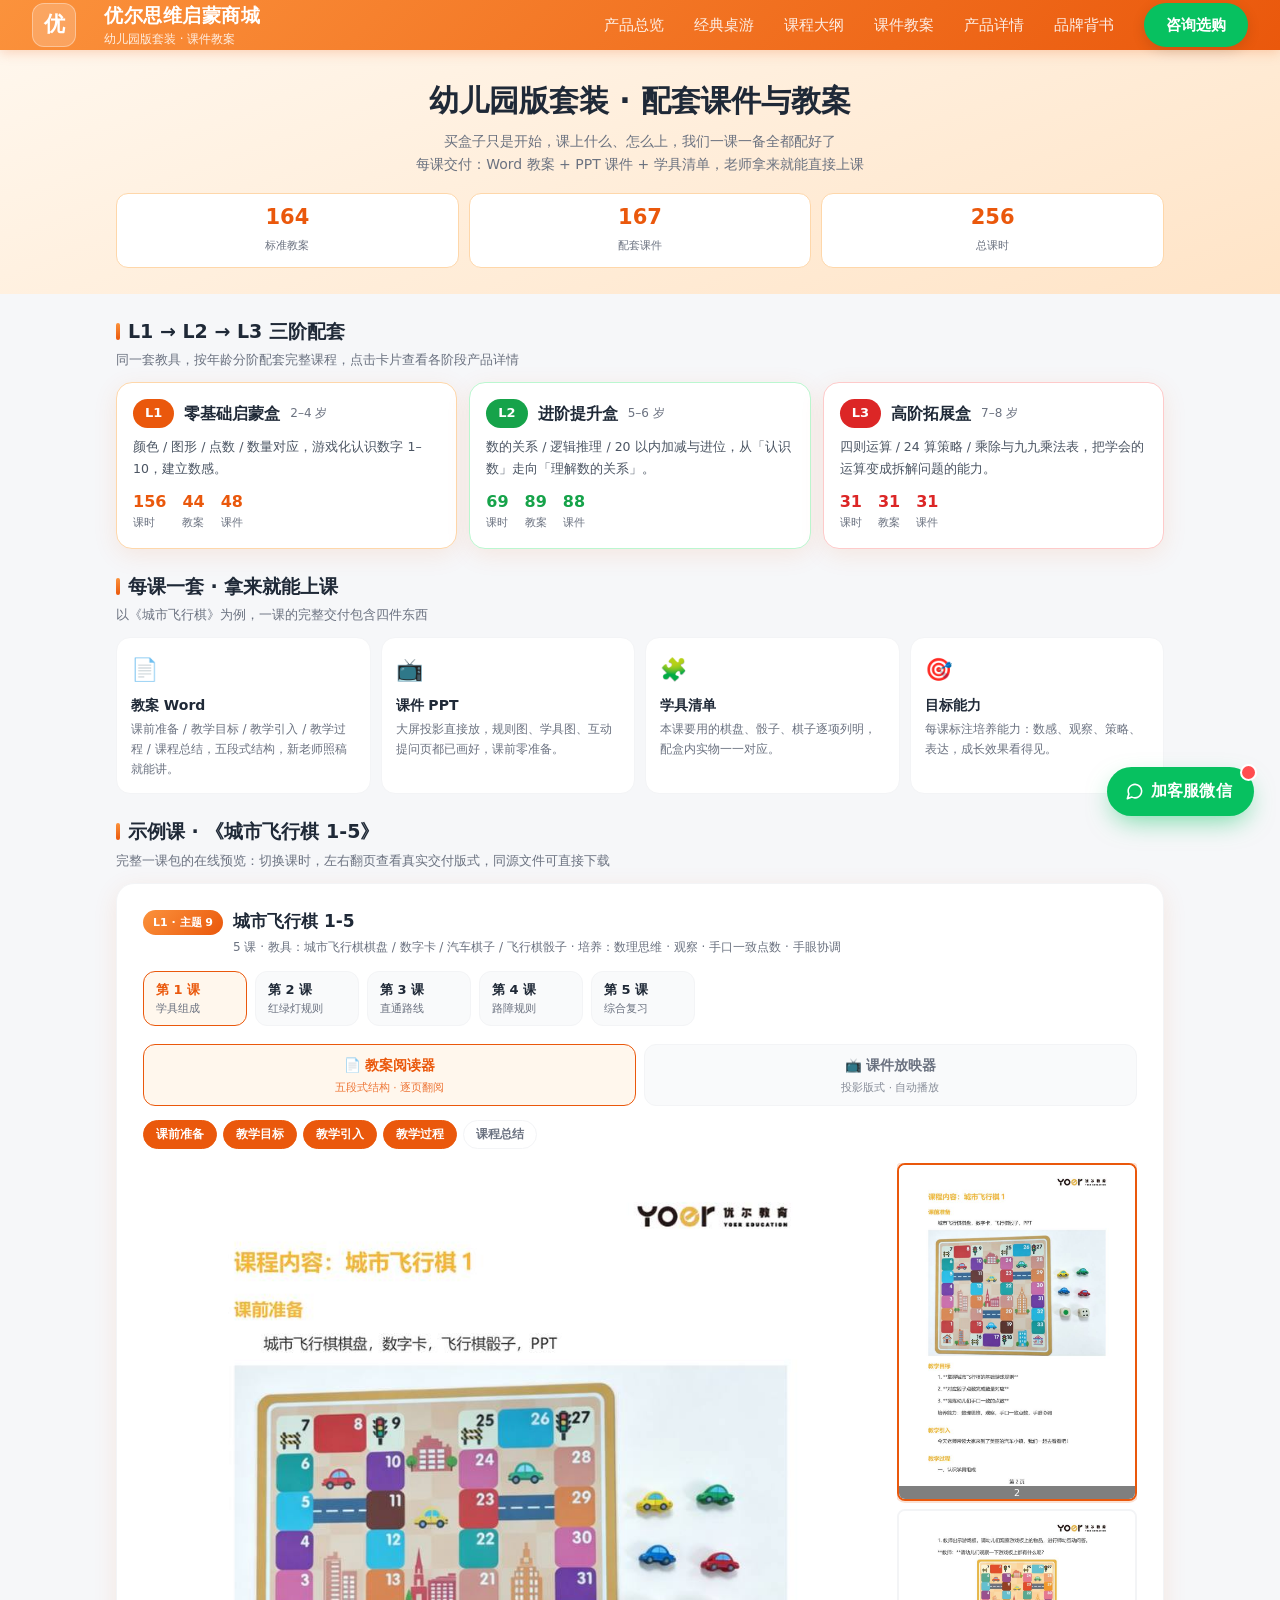
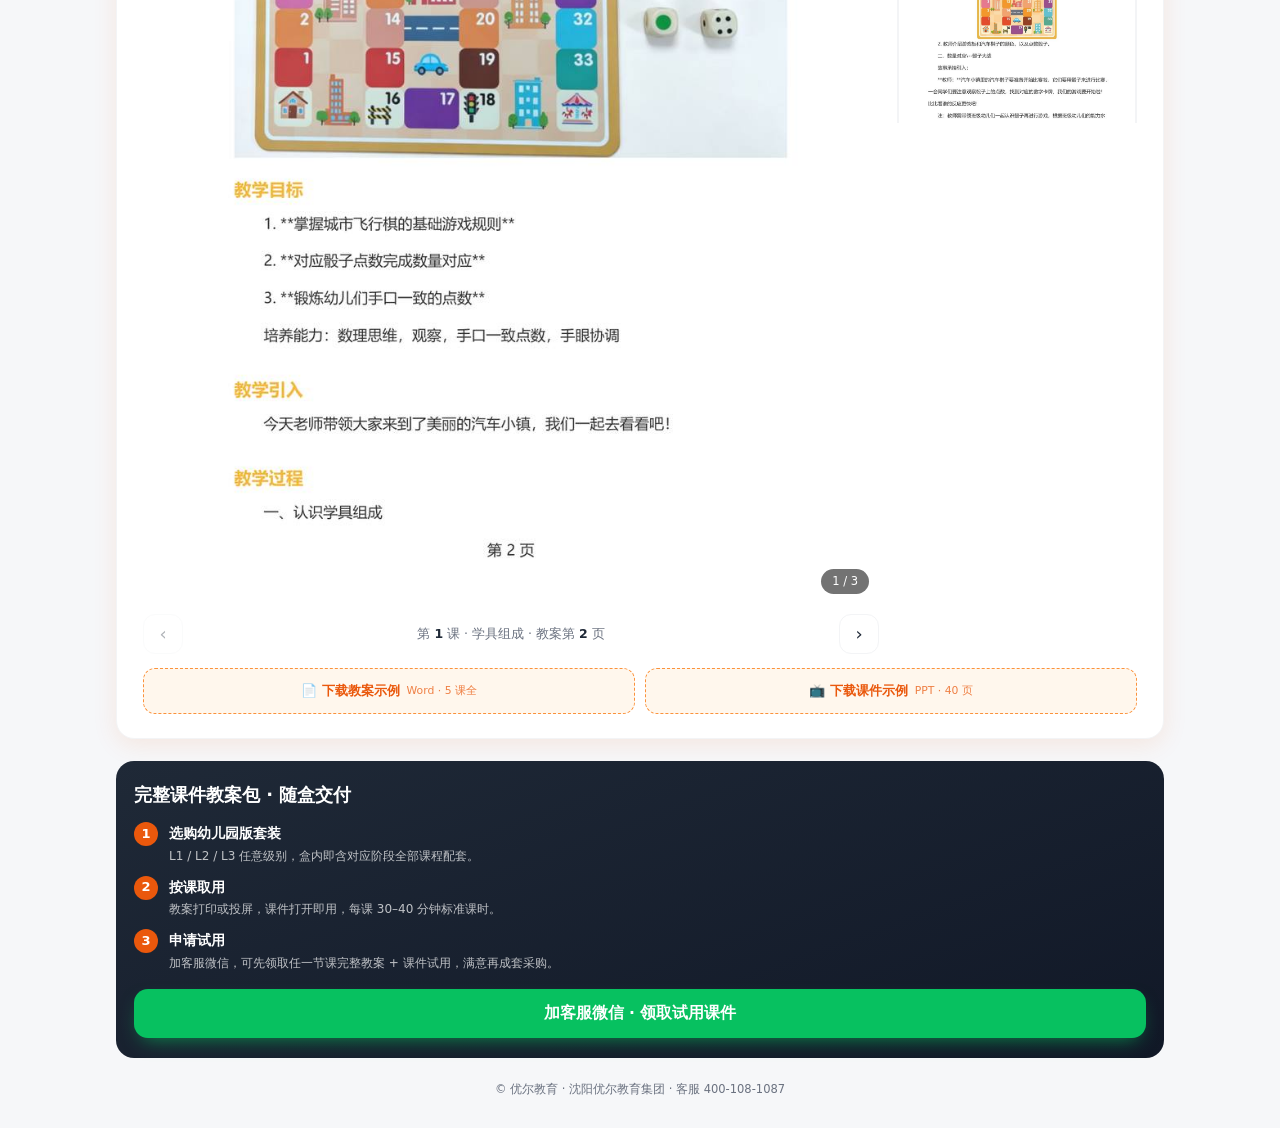
<file: courseware.html>
<!DOCTYPE html>
<html lang="zh-CN">
<head>
<meta charset="UTF-8">
<meta name="viewport" content="width=device-width, initial-scale=1, viewport-fit=cover">
<title>配套课件教案 · 幼儿园版套装开箱即教 — 优尔数学思维启蒙盒</title>
<meta name="description" content="优尔 L1/L2/L3 幼儿园版套装配套课件与教案：每课一套 Word 教案 + PPT 课件 + 学具清单，127 个主题、345 课时、159 份教案文档，附《城市飞行棋》完整示例课在线阅读。">
<link rel="manifest" href="manifest.webmanifest">
<link rel="icon" href="icons/icon-192.png">
<link rel="apple-touch-icon" href="icons/apple-touch-icon.png">
<meta name="theme-color" content="#ea580c">
<meta name="apple-mobile-web-app-capable" content="yes">
<meta name="apple-mobile-web-app-status-bar-style" content="default">
<meta name="apple-mobile-web-app-title" content="优尔启蒙">
<link rel="stylesheet" href="styles.css">
<link rel="stylesheet" href="desktop.css">
<style>
/* ===== 课件教案展示页专用样式 ===== */
.cw-l1 { --lv: #ea580c; --lv-soft: #fff7ed; --lv-line: #fed7aa; }
.cw-l2 { --lv: #16a34a; --lv-soft: #f0fdf4; --lv-line: #bbf7d0; }
.cw-l3 { --lv: #dc2626; --lv-soft: #fef2f2; --lv-line: #fecaca; }

.cw-wrap { max-width: 520px; margin: 0 auto; padding: 0 16px; }

/* Hero */
.cw-hero {
  background: linear-gradient(160deg, #fff7ed 0%, #ffe4c7 100%);
  padding: 30px 0 26px; text-align: center;
}
.cw-hero h1 { font-size: 25px; color: var(--ink); line-height: 1.4; }
.cw-hero .sub { font-size: 13px; color: var(--ink-2); margin-top: 8px; line-height: 1.7; }
.cw-hero .nums { display: grid; grid-template-columns: repeat(3, 1fr); gap: 10px; margin-top: 16px; }
.cw-hero .nums div {
  background: #fff; border: 1px solid var(--lv-line); border-radius: 12px; padding: 10px 4px;
}
.cw-hero .nums b { display: block; font-size: 21px; color: var(--brand); line-height: 1.3; }
.cw-hero .nums span { font-size: 11px; color: var(--ink-2); }

/* 通用区块 */
.cw-sec { margin-top: 22px; }
.cw-sec > h2 {
  font-size: 19px; color: var(--ink); margin-bottom: 4px;
  display: flex; align-items: center; gap: 8px;
}
.cw-sec > h2::before {
  content: ""; width: 4px; height: 17px; border-radius: 2px;
  background: linear-gradient(var(--brand-light), var(--brand));
}
.cw-sec > .tip { font-size: 12.5px; color: var(--ink-2); margin-bottom: 12px; }

/* 三阶体系卡 */
.cw-lv-grid { display: grid; gap: 12px; }
.cw-lv-card {
  display: block; background: #fff; border: 1px solid var(--lv-line);
  border-radius: 16px; padding: 16px; box-shadow: var(--shadow);
  transition: transform .18s, box-shadow .18s;
}
.cw-lv-card:hover { transform: translateY(-3px); box-shadow: var(--shadow-lg); }
.cw-lv-card .hd { display: flex; align-items: center; gap: 10px; margin-bottom: 8px; }
.cw-lv-card .lv-tag {
  flex: none; font-weight: 800; font-size: 13px; color: #fff;
  background: var(--lv); padding: 4px 12px; border-radius: 999px;
}
.cw-lv-card .hd b { font-size: 16px; color: var(--ink); }
.cw-lv-card .age { font-size: 12px; color: var(--ink-2); }
.cw-lv-card .desc { font-size: 12.5px; color: #4b5563; line-height: 1.7; }
.cw-lv-card .stat-row { display: flex; gap: 16px; margin-top: 10px; }
.cw-lv-card .stat-row div { font-size: 11px; color: var(--ink-2); }
.cw-lv-card .stat-row b { display: block; font-size: 16px; color: var(--lv); }

/* 交付形态说明 */
.cw-deliver { display: grid; grid-template-columns: 1fr 1fr; gap: 10px; }
.cw-dv-card {
  background: #fff; border: 1px solid var(--line); border-radius: 14px; padding: 14px;
}
.cw-dv-card .ico { font-size: 22px; }
.cw-dv-card b { display: block; font-size: 14px; color: var(--ink); margin: 6px 0 4px; }
.cw-dv-card p { font-size: 12px; color: var(--ink-2); line-height: 1.65; }

/* 示例课区 */
.cw-demo {
  background: #fff; border: 1px solid var(--line); border-radius: 18px;
  padding: 16px; box-shadow: var(--shadow);
}
.cw-demo-hd { display: flex; align-items: flex-start; gap: 10px; }
.cw-demo-hd .badge {
  flex: none; font-size: 11px; font-weight: 800; color: #fff;
  background: linear-gradient(135deg, var(--brand-light), var(--brand));
  padding: 4px 10px; border-radius: 999px; margin-top: 2px;
}
.cw-demo-hd b { font-size: 17px; color: var(--ink); display: block; }
.cw-demo-hd .meta { font-size: 12px; color: var(--ink-2); margin-top: 3px; }

/* 课时切换 */
.cw-lesson-tabs {
  display: flex; gap: 8px; margin-top: 14px; overflow-x: auto;
  padding-bottom: 4px; scrollbar-width: none;
}
.cw-lesson-tabs::-webkit-scrollbar { display: none; }
.cw-ltab {
  flex: none; text-align: left; min-width: 104px;
  background: #f9fafb; border: 1.5px solid var(--line); border-radius: 12px;
  padding: 9px 12px; cursor: pointer; transition: all .15s;
}
.cw-ltab b { display: block; font-size: 13px; color: var(--ink); }
.cw-ltab span { display: block; font-size: 11px; color: var(--ink-2); margin-top: 2px; }
.cw-ltab.on { border-color: var(--brand); background: #fff7ed; }
.cw-ltab.on b { color: var(--brand); }

/* 视图 Tab */
.cw-view-tabs { display: flex; gap: 8px; margin-top: 14px; }
.cw-vtab {
  flex: 1; text-align: center; padding: 10px 8px; border-radius: 12px;
  background: #f9fafb; border: 1.5px solid var(--line); cursor: pointer;
  font-size: 13.5px; font-weight: 700; color: var(--ink-2); transition: all .15s;
}
.cw-vtab.on { border-color: var(--brand); background: #fff7ed; color: var(--brand); }
.cw-vtab small { display: block; font-size: 10.5px; font-weight: 500; margin-top: 2px; opacity: .8; }

/* 教案阅读器 */
.cw-plan { margin-top: 14px; }
.cw-struct {
  display: flex; gap: 6px; overflow-x: auto; padding-bottom: 4px;
  scrollbar-width: none; margin-bottom: 10px;
}
.cw-struct::-webkit-scrollbar { display: none; }
.cw-stab {
  flex: none; font-size: 11.5px; font-weight: 700; padding: 6px 12px;
  background: #fff; border: 1px solid var(--line); border-radius: 999px;
  color: var(--ink-2); cursor: pointer; transition: all .15s;
}
.cw-stab.on { background: var(--brand); border-color: var(--brand); color: #fff; }
.cw-stage { position: relative; background: #f3f4f6; border-radius: 12px; overflow: hidden; }
.cw-stage img { width: 100%; display: block; }
.cw-pageview {
  position: absolute; right: 10px; bottom: 10px; background: rgba(0,0,0,.55);
  color: #fff; font-size: 11.5px; padding: 3px 11px; border-radius: 999px;
}
.cw-nav { display: flex; align-items: center; gap: 10px; margin-top: 10px; }
.cw-nav .pg { flex: 1; text-align: center; font-size: 12.5px; color: var(--ink-2); }
.cw-nav .pg b { color: var(--ink); }
.cw-arrow {
  flex: none; width: 40px; height: 40px; border-radius: 12px;
  background: #fff; border: 1px solid var(--line); color: var(--ink);
  font-size: 18px; cursor: pointer; display: grid; place-items: center;
  transition: all .15s;
}
.cw-arrow:hover { border-color: var(--brand); color: var(--brand); }
.cw-arrow:disabled { opacity: .35; cursor: not-allowed; }
.cw-thumbs {
  display: flex; gap: 8px; overflow-x: auto; margin-top: 10px;
  padding-bottom: 4px; scrollbar-width: none;
}
.cw-thumbs::-webkit-scrollbar { display: none; }
.cw-thumb {
  flex: none; width: 64px; border: 2px solid var(--line); border-radius: 8px;
  overflow: hidden; cursor: pointer; background: #fff; padding: 0; position: relative;
}
.cw-thumb img { width: 100%; display: block; }
.cw-thumb.on { border-color: var(--brand); box-shadow: 0 0 0 2px rgba(234,88,12,.18); }
.cw-thumb em {
  position: absolute; left: 0; right: 0; bottom: 0; background: rgba(0,0,0,.5);
  color: #fff; font-size: 9.5px; font-style: normal; text-align: center; padding: 1px 0;
}

/* 课件放映器 */
.cw-slide { margin-top: 14px; }
.cw-slide-stage {
  position: relative; background: #111; border-radius: 12px; overflow: hidden;
  aspect-ratio: 16 / 9;
}
.cw-slide-stage img { width: 100%; height: 100%; object-fit: contain; }
.cw-slide-btns {
  position: absolute; right: 10px; bottom: 10px; display: flex; gap: 8px;
}
.cw-slide-btns button {
  background: rgba(0,0,0,.55); color: #fff; border: none; cursor: pointer;
  font-size: 12px; font-weight: 700; padding: 6px 13px; border-radius: 999px;
}
.cw-slide-btns button:hover { background: rgba(0,0,0,.75); }

/* 下载按钮 */
.cw-dl-row { display: flex; gap: 10px; margin-top: 14px; flex-wrap: wrap; }
.cw-dl {
  flex: 1; min-width: 140px; display: flex; align-items: center; justify-content: center; gap: 7px;
  background: #fff7ed; border: 1px dashed var(--brand-light); color: var(--brand);
  font-size: 13px; font-weight: 700; padding: 12px 10px; border-radius: 12px;
  text-decoration: none; transition: all .15s;
}
.cw-dl:hover { background: #ffedd5; }
.cw-dl small { font-weight: 500; opacity: .75; }

/* 获取方式 */
.cw-how { background: linear-gradient(160deg, #1f2937, #111827); border-radius: 18px; padding: 20px 18px; color: #fff; }
.cw-how h2 { font-size: 18px; }
.cw-how .steps { margin-top: 12px; display: grid; gap: 10px; }
.cw-how .stp { display: flex; gap: 11px; align-items: flex-start; }
.cw-how .stp .no {
  flex: none; width: 24px; height: 24px; border-radius: 50%;
  background: var(--brand); color: #fff; font-weight: 800; font-size: 13px;
  display: grid; place-items: center;
}
.cw-how .stp b { font-size: 14px; display: block; }
.cw-how .stp p { font-size: 12px; color: rgba(255,255,255,.72); margin-top: 2px; line-height: 1.6; }
.cw-how .cta {
  margin-top: 16px; width: 100%; background: #07C160; color: #fff; border: none;
  font-size: 15.5px; font-weight: 800; padding: 14px; border-radius: 14px; cursor: pointer;
  box-shadow: 0 8px 20px -8px rgba(7,193,96,.7);
}
.cw-foot { text-align: center; font-size: 11.5px; color: var(--ink-2); padding: 22px 0 30px; }

@media (min-width: 900px) {
  .cw-wrap { max-width: 1080px; }
  .cw-hero h1 { font-size: 30px; }
  .cw-hero .sub { font-size: 14px; }
  .cw-lv-grid { grid-template-columns: repeat(3, 1fr); }
  .cw-deliver { grid-template-columns: repeat(4, 1fr); }
  .cw-demo { padding: 24px 26px; }
  .cw-plan-body { display: grid; grid-template-columns: 1fr 240px; gap: 18px; align-items: start; }
  .cw-thumbs { flex-direction: column; max-height: 560px; overflow: auto; margin-top: 0; }
  .cw-thumb { width: 100%; }
  .cw-dl-row { flex-wrap: nowrap; }
}
</style>
<script src="app.js" defer></script>
</head>
<body class="cw cw-l1">
<div class="offline-tip" id="offlineTip">当前处于离线模式 · 内容已缓存</div>

<nav class="topbar">
  <div class="topbar-inner">
    <a href="index.html" class="logo">优</a>
    <div class="titles">
      <b>优尔思维启蒙商城</b>
      <span>幼儿园版套装 · 课件教案</span>
    </div>
    <nav class="nav-menu">
      <a href="index.html#products">产品总览</a>
      <a href="index.html#games">经典桌游</a>
      <a href="syllabus.html">课程大纲</a>
      <a href="courseware.html">课件教案</a>
      <a href="detail.html?id=C01">产品详情</a>
      <a href="index.html#why">品牌背书</a>
      <a href="javascript:void(0)" class="nav-cta nav-cta-wx" data-wx-open>咨询选购</a>
    </nav>
  </div>
</nav>

<header class="cw-hero">
  <div class="cw-wrap">
    <h1>幼儿园版套装 · 配套课件与教案</h1>
    <p class="sub">买盒子只是开始，课上什么、怎么上，我们一课一备全都配好了<br>每课交付：Word 教案 + PPT 课件 + 学具清单，老师拿来就能直接上课</p>
    <div class="nums">
      <div><b>164</b><span>标准教案</span></div>
      <div><b>167</b><span>配套课件</span></div>
      <div><b>256</b><span>总课时</span></div>
    </div>
  </div>
</header>

<main class="cw-wrap">

  <!-- 三阶体系 -->
  <section class="cw-sec">
    <h2>L1 → L2 → L3 三阶配套</h2>
    <p class="tip">同一套教具，按年龄分阶配套完整课程，点击卡片查看各阶段产品详情</p>
    <div class="cw-lv-grid">
      <a class="cw-lv-card cw-l1" href="detail.html?id=C01">
        <div class="hd"><span class="lv-tag">L1</span><b>零基础启蒙盒</b><span class="age">2–4 岁</span></div>
        <p class="desc">颜色 / 图形 / 点数 / 数量对应，游戏化认识数字 1–10，建立数感。</p>
        <div class="stat-row">
          <div><b>156</b>课时</div><div><b>44</b>教案</div><div><b>48</b>课件</div>
        </div>
      </a>
      <a class="cw-lv-card cw-l2" href="detail.html?id=C02">
        <div class="hd"><span class="lv-tag">L2</span><b>进阶提升盒</b><span class="age">5–6 岁</span></div>
        <p class="desc">数的关系 / 逻辑推理 / 20 以内加减与进位，从「认识数」走向「理解数的关系」。</p>
        <div class="stat-row">
          <div><b>69</b>课时</div><div><b>89</b>教案</div><div><b>88</b>课件</div>
        </div>
      </a>
      <a class="cw-lv-card cw-l3" href="detail.html?id=C03">
        <div class="hd"><span class="lv-tag">L3</span><b>高阶拓展盒</b><span class="age">7–8 岁</span></div>
        <p class="desc">四则运算 / 24 算策略 / 乘除与九九乘法表，把学会的运算变成拆解问题的能力。</p>
        <div class="stat-row">
          <div><b>31</b>课时</div><div><b>31</b>教案</div><div><b>31</b>课件</div>
        </div>
      </a>
    </div>
  </section>

  <!-- 每课一套交付形态 -->
  <section class="cw-sec">
    <h2>每课一套 · 拿来就能上课</h2>
    <p class="tip">以《城市飞行棋》为例，一课的完整交付包含四件东西</p>
    <div class="cw-deliver">
      <div class="cw-dv-card"><div class="ico">📄</div><b>教案 Word</b><p>课前准备 / 教学目标 / 教学引入 / 教学过程 / 课程总结，五段式结构，新老师照稿就能讲。</p></div>
      <div class="cw-dv-card"><div class="ico">📺</div><b>课件 PPT</b><p>大屏投影直接放，规则图、学具图、互动提问页都已画好，课前零准备。</p></div>
      <div class="cw-dv-card"><div class="ico">🧩</div><b>学具清单</b><p>本课要用的棋盘、骰子、棋子逐项列明，配盒内实物一一对应。</p></div>
      <div class="cw-dv-card"><div class="ico">🎯</div><b>目标能力</b><p>每课标注培养能力：数感、观察、策略、表达，成长效果看得见。</p></div>
    </div>
  </section>

  <!-- 示例课 -->
  <section class="cw-sec">
    <h2>示例课 · 《城市飞行棋 1-5》</h2>
    <p class="tip">完整一课包的在线预览：切换课时，左右翻页查看真实交付版式，同源文件可直接下载</p>
    <div class="cw-demo">
      <div class="cw-demo-hd">
        <span class="badge">L1 · 主题 9</span>
        <div>
          <b>城市飞行棋 1-5</b>
          <div class="meta">5 课 · 教具：城市飞行棋棋盘 / 数字卡 / 汽车棋子 / 飞行棋骰子 · 培养：数理思维 · 观察 · 手口一致点数 · 手眼协调</div>
        </div>
      </div>

      <div class="cw-lesson-tabs" id="lessonTabs"></div>

      <div class="cw-view-tabs">
        <div class="cw-vtab on" data-v="plan">📄 教案阅读器<small>五段式结构 · 逐页翻阅</small></div>
        <div class="cw-vtab" data-v="slide">📺 课件放映器<small>投影版式 · 自动播放</small></div>
      </div>

      <!-- 教案视图 -->
      <div class="cw-plan" id="planView">
        <div class="cw-struct" id="structNav"></div>
        <div class="cw-plan-body">
          <div>
            <div class="cw-stage">
              <img id="planImg" src="images/course/plan/p02.jpg" alt="教案页面">
              <span class="cw-pageview" id="planPage">1 / 3</span>
            </div>
            <div class="cw-nav">
              <button class="cw-arrow" id="planPrev" aria-label="上一页">‹</button>
              <div class="pg" id="planInfo"></div>
              <button class="cw-arrow" id="planNext" aria-label="下一页">›</button>
            </div>
          </div>
          <div class="cw-thumbs" id="planThumbs"></div>
        </div>
      </div>

      <!-- 课件视图 -->
      <div class="cw-slide" id="slideView" style="display:none">
        <div class="cw-slide-stage">
          <img id="slideImg" src="images/course/slide/s02.jpg" alt="课件页面">
          <div class="cw-slide-btns">
            <button id="playBtn">▶ 播放</button>
          </div>
        </div>
        <div class="cw-nav">
          <button class="cw-arrow" id="slidePrev" aria-label="上一张">‹</button>
          <div class="pg" id="slideInfo"></div>
          <button class="cw-arrow" id="slideNext" aria-label="下一张">›</button>
        </div>
        <div class="cw-thumbs" id="slideThumbs"></div>
      </div>

      <div class="cw-dl-row">
        <a class="cw-dl" href="images/course/files/lesson-plan-sample.docx" download>📄 下载教案示例 <small>Word · 5 课全</small></a>
        <a class="cw-dl" href="images/course/files/slides-sample.pptx" download>📺 下载课件示例 <small>PPT · 40 页</small></a>
      </div>
    </div>
  </section>

  <!-- 获取方式 -->
  <section class="cw-sec">
    <div class="cw-how">
      <h2>完整课件教案包 · 随盒交付</h2>
      <div class="steps">
        <div class="stp"><span class="no">1</span><div><b>选购幼儿园版套装</b><p>L1 / L2 / L3 任意级别，盒内即含对应阶段全部课程配套。</p></div></div>
        <div class="stp"><span class="no">2</span><div><b>按课取用</b><p>教案打印或投屏，课件打开即用，每课 30–40 分钟标准课时。</p></div></div>
        <div class="stp"><span class="no">3</span><div><b>申请试用</b><p>加客服微信，可先领取任一节课完整教案 + 课件试用，满意再成套采购。</p></div></div>
      </div>
      <button class="cta" data-wx-open>加客服微信 · 领取试用课件</button>
    </div>
  </section>

  <div class="cw-foot">© 优尔教育 · 沈阳优尔教育集团 · 客服 400-108-1087</div>
</main>

<script>
(function () {
  /* ===== 示例课数据：课时 → 教案页 / 课件页 映射 ===== */
  var LESSONS = [
    { n: 1, tag: '学具组成', planStart: 2,  slideStart: 2  },
    { n: 2, tag: '红绿灯规则', planStart: 5,  slideStart: 6  },
    { n: 3, tag: '直通路线', planStart: 8,  slideStart: 14 },
    { n: 4, tag: '路障规则', planStart: 11, slideStart: 22 },
    { n: 5, tag: '综合复习', planStart: 14, slideStart: 32 }
  ];
  var STRUCT = ['课前准备', '教学目标', '教学引入', '教学过程', '课程总结'];
  /* 每课 3 页教案中五个结构所在页（课内偏移，第 1 课的「教学过程」从第 1 页即开始） */
  function structPage(lessonNo, idx) {
    if (idx === 3) return lessonNo === 1 ? 0 : 1;   // 教学过程
    if (idx === 4) return 2;                        // 课程总结
    return 0;                                       // 准备/目标/引入
  }
  var PLAN_PAGES = 16, SLIDE_PAGES = 40, LESSON_PLAN_PAGES = 3;

  var curLesson = 0, curPlan = 0, curSlide = 0, view = 'plan', playTimer = null;

  function $(id) { return document.getElementById(id); }
  function pad(n) { return (n < 10 ? '0' : '') + n; }

  /* ----- 课时切换条 ----- */
  var tabsHtml = '';
  LESSONS.forEach(function (L, i) {
    tabsHtml += '<button class="cw-ltab' + (i === 0 ? ' on' : '') + '" data-i="' + i + '">'
      + '<b>第 ' + L.n + ' 课</b><span>' + L.tag + '</span></button>';
  });
  $('lessonTabs').innerHTML = tabsHtml;
  Array.prototype.forEach.call($('lessonTabs').children, function (b) {
    b.addEventListener('click', function () { selectLesson(+b.dataset.i); });
  });

  /* ----- 教案结构导航 ----- */
  var structHtml = '';
  STRUCT.forEach(function (s, i) {
    structHtml += '<button class="cw-stab" data-i="' + i + '">' + s + '</button>';
  });
  $('structNav').innerHTML = structHtml;
  Array.prototype.forEach.call($('structNav').children, function (b) {
    b.addEventListener('click', function () {
      var L = LESSONS[curLesson];
      curPlan = structPage(L.n, +b.dataset.i);
      renderPlan();
    });
  });

  /* ----- 视图切换 ----- */
  Array.prototype.forEach.call(document.querySelectorAll('.cw-vtab'), function (t) {
    t.addEventListener('click', function () {
      view = t.dataset.v;
      document.querySelectorAll('.cw-vtab').forEach(function (x) { x.classList.toggle('on', x === t); });
      $('planView').style.display = view === 'plan' ? '' : 'none';
      $('slideView').style.display = view === 'slide' ? '' : 'none';
      stopPlay();
    });
  });

  function selectLesson(i) {
    curLesson = i;
    curPlan = 0;
    curSlide = 0;
    Array.prototype.forEach.call($('lessonTabs').children, function (b) {
      b.classList.toggle('on', +b.dataset.i === i);
    });
    buildThumbs();
    renderPlan();
    renderSlide();
    stopPlay();
  }

  /* ----- 教案渲染 ----- */
  function renderPlan() {
    var L = LESSONS[curLesson];
    var page = L.planStart + curPlan;
    var img = $('planImg');
    img.src = 'images/course/plan/p' + pad(page) + '.jpg';
    $('planPage').textContent = (curPlan + 1) + ' / ' + LESSON_PLAN_PAGES;
    $('planInfo').innerHTML = '第 <b>' + L.n + '</b> 课 · ' + L.tag + ' · 教案第 <b>' + page + '</b> 页';
    $('planPrev').disabled = curPlan === 0;
    $('planNext').disabled = curPlan === LESSON_PLAN_PAGES - 1;
    /* 结构高亮：当前页命中的结构 */
    Array.prototype.forEach.call($('structNav').children, function (b) {
      b.classList.toggle('on', structPage(L.n, +b.dataset.i) === curPlan);
    });
    /* 缩略图高亮 */
    Array.prototype.forEach.call($('planThumbs').children, function (t, i) {
      t.classList.toggle('on', i === curPlan);
    });
  }

  /* ----- 课件渲染 ----- */
  function renderSlide() {
    var L = LESSONS[curLesson];
    var page = L.slideStart + curSlide;
    var total = (function () {
      var nx = LESSONS[curLesson + 1];
      return (nx ? nx.slideStart : SLIDE_PAGES + 1) - L.slideStart;
    })();
    $('slideImg').src = 'images/course/slide/s' + pad(page) + '.jpg';
    $('slideInfo').innerHTML = '第 <b>' + L.n + '</b> 课 · ' + L.tag + ' · 幻灯片 <b>' + (curSlide + 1) + '</b> / ' + total
      + '（总第 ' + page + ' 页）';
    $('slidePrev').disabled = curSlide === 0;
    $('slideNext').disabled = curSlide === total - 1;
    Array.prototype.forEach.call($('slideThumbs').children, function (t, i) {
      t.classList.toggle('on', i === curSlide);
      if (i === curSlide) t.scrollIntoView({ block: 'nearest', inline: 'nearest' });
    });
  }

  function slideTotal() {
    var nx = LESSONS[curLesson + 1];
    return (nx ? nx.slideStart : SLIDE_PAGES + 1) - LESSONS[curLesson].slideStart;
  }

  /* ----- 缩略图条 ----- */
  function buildThumbs() {
    var L = LESSONS[curLesson];
    var ph = '', sh = '';
    for (var i = 0; i < LESSON_PLAN_PAGES; i++) {
      var p = L.planStart + i;
      ph += '<button class="cw-thumb" data-i="' + i + '"><img src="images/course/plan/p' + pad(p)
        + '.jpg" alt="教案第 ' + p + ' 页" loading="lazy"><em>' + p + '</em></button>';
    }
    for (var j = 0; j < slideTotal(); j++) {
      var s = L.slideStart + j;
      sh += '<button class="cw-thumb" data-i="' + j + '"><img src="images/course/slide/s' + pad(s)
        + '.jpg" alt="幻灯片第 ' + s + ' 页" loading="lazy"><em>' + s + '</em></button>';
    }
    $('planThumbs').innerHTML = ph;
    $('slideThumbs').innerHTML = sh;
    Array.prototype.forEach.call($('planThumbs').children, function (t) {
      t.addEventListener('click', function () { curPlan = +t.dataset.i; renderPlan(); });
    });
    Array.prototype.forEach.call($('slideThumbs').children, function (t) {
      t.addEventListener('click', function () { curSlide = +t.dataset.i; renderSlide(); });
    });
  }

  /* ----- 翻页 ----- */
  $('planPrev').addEventListener('click', function () { if (curPlan > 0) { curPlan--; renderPlan(); } });
  $('planNext').addEventListener('click', function () { if (curPlan < LESSON_PLAN_PAGES - 1) { curPlan++; renderPlan(); } });
  $('slidePrev').addEventListener('click', function () { if (curSlide > 0) { curSlide--; renderSlide(); } });
  $('slideNext').addEventListener('click', function () { if (curSlide < slideTotal() - 1) { curSlide++; renderSlide(); } });

  /* ----- 播放 ----- */
  function stopPlay() {
    if (playTimer) { clearInterval(playTimer); playTimer = null; $('playBtn').textContent = '▶ 播放'; }
  }
  $('playBtn').addEventListener('click', function () {
    if (playTimer) { stopPlay(); return; }
    $('playBtn').textContent = '⏸ 暂停';
    playTimer = setInterval(function () {
      if (curSlide < slideTotal() - 1) { curSlide++; renderSlide(); }
      else { curSlide = 0; renderSlide(); }
    }, 4000);
  });

  /* ----- 键盘翻页 ----- */
  document.addEventListener('keydown', function (e) {
    if (view === 'plan') {
      if (e.key === 'ArrowLeft' && curPlan > 0) { curPlan--; renderPlan(); }
      if (e.key === 'ArrowRight' && curPlan < LESSON_PLAN_PAGES - 1) { curPlan++; renderPlan(); }
    } else {
      if (e.key === 'ArrowLeft' && curSlide > 0) { curSlide--; renderSlide(); }
      if (e.key === 'ArrowRight' && curSlide < slideTotal() - 1) { curSlide++; renderSlide(); }
    }
  });

  buildThumbs();
  renderPlan();
  renderSlide();

  if ('serviceWorker' in navigator) navigator.serviceWorker.register('sw.js').catch(function () {});
  if (navigator.onLine === false) $('offlineTip').style.display = 'block';
  window.addEventListener('online', function () { $('offlineTip').style.display = 'none'; });
  window.addEventListener('offline', function () { $('offlineTip').style.display = 'block'; });
})();
</script>
</body>
</html>
</file>
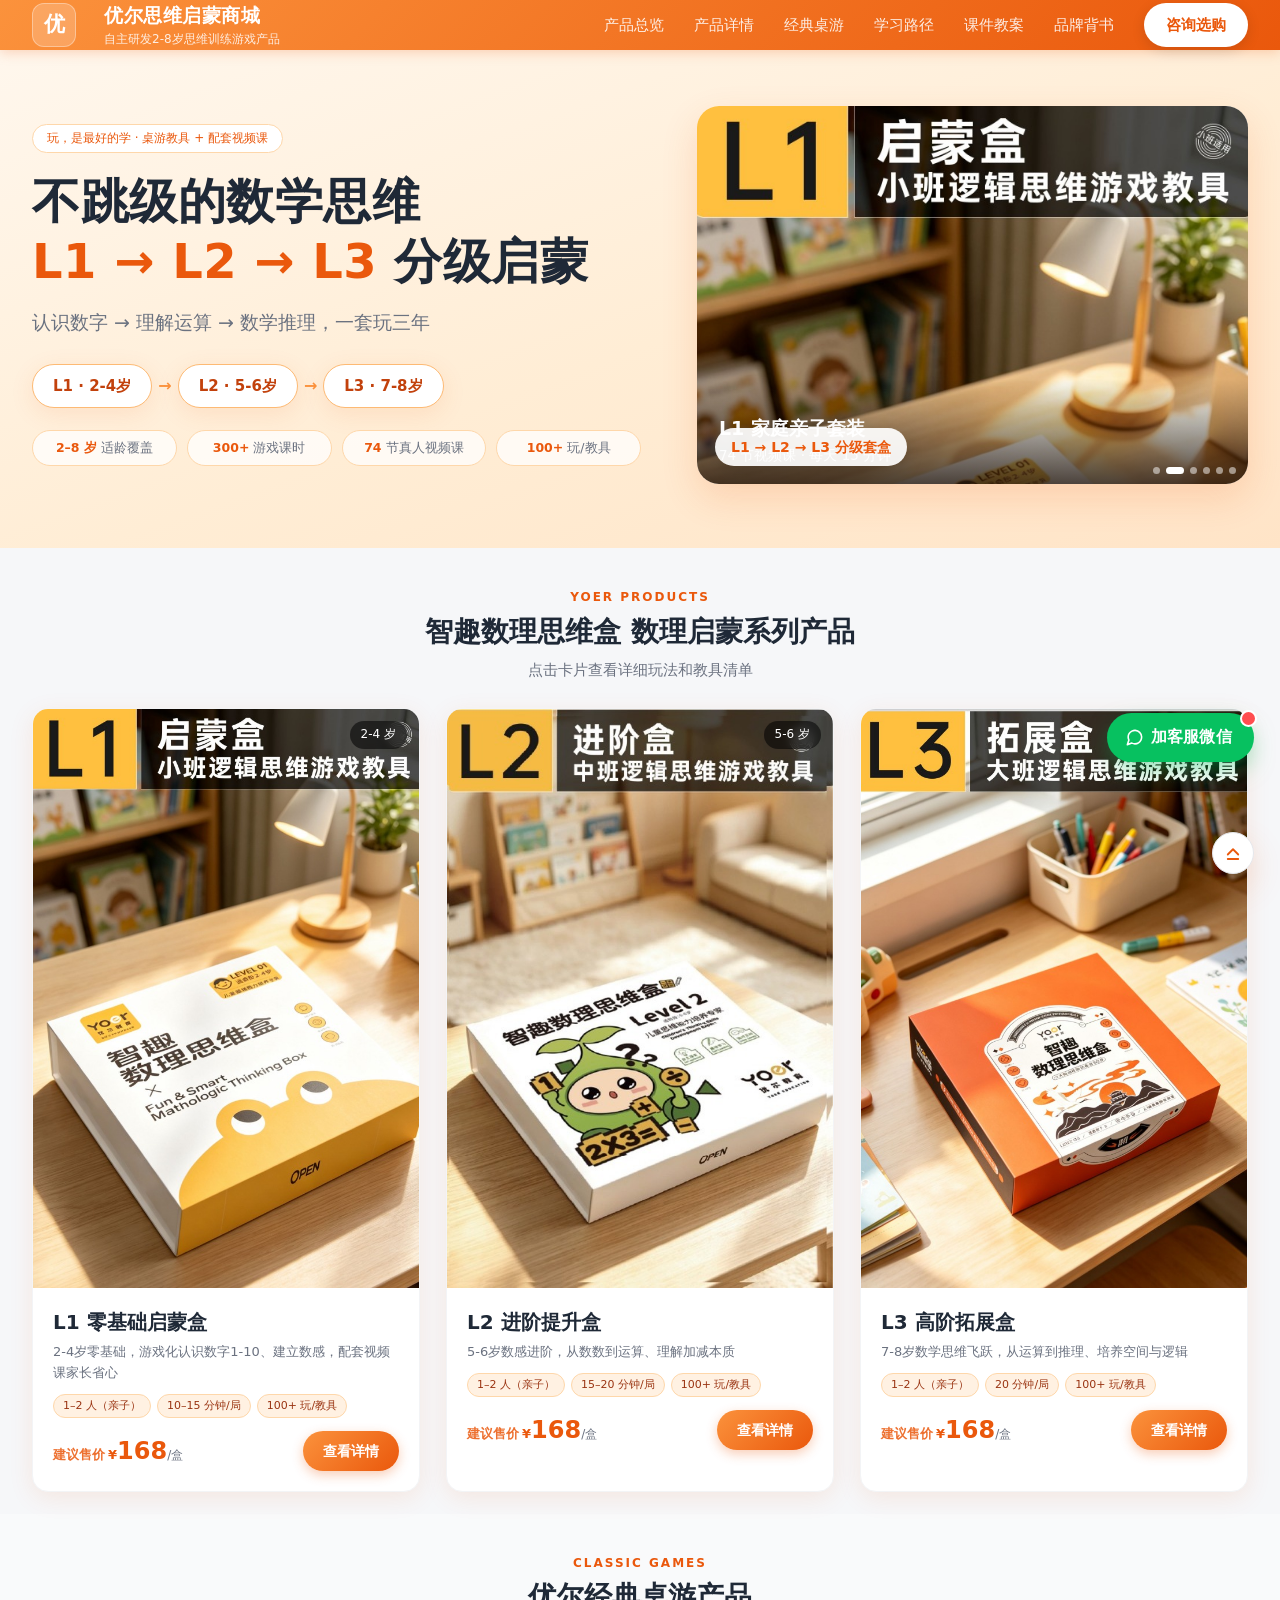
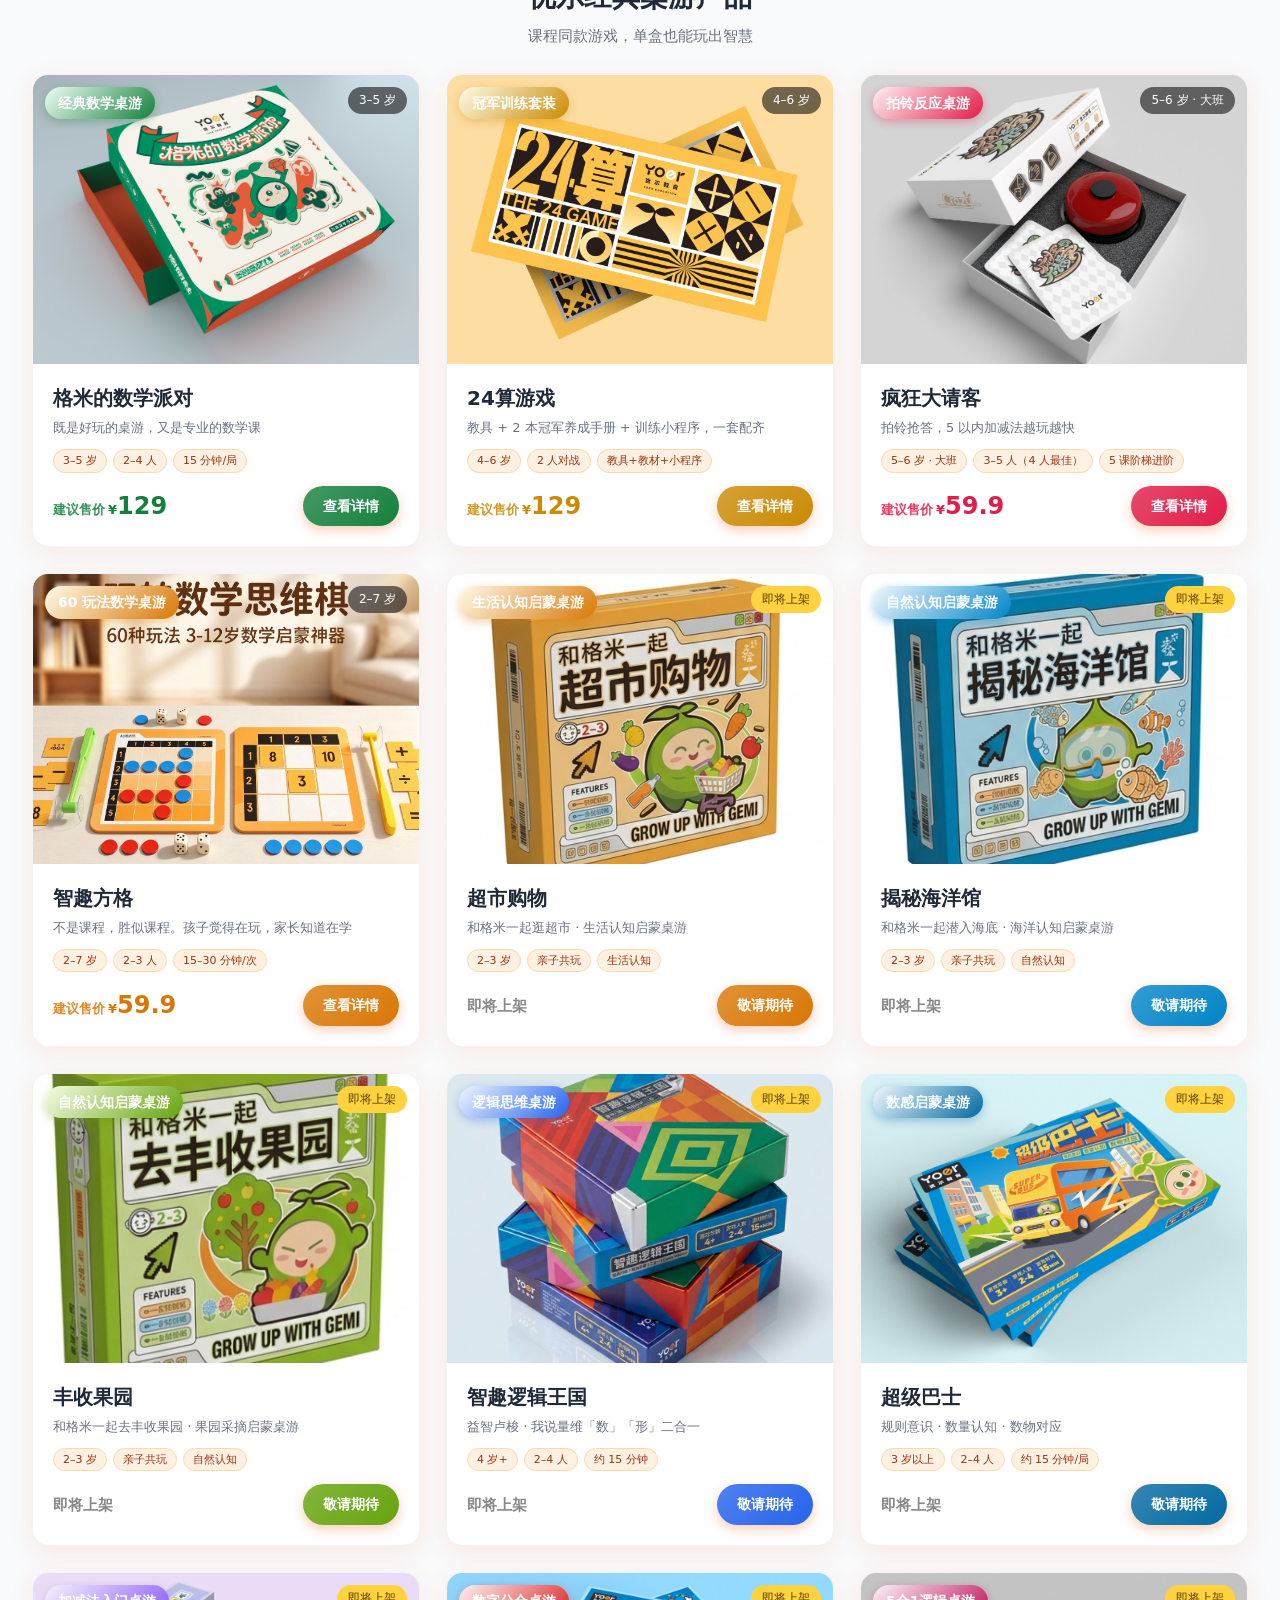
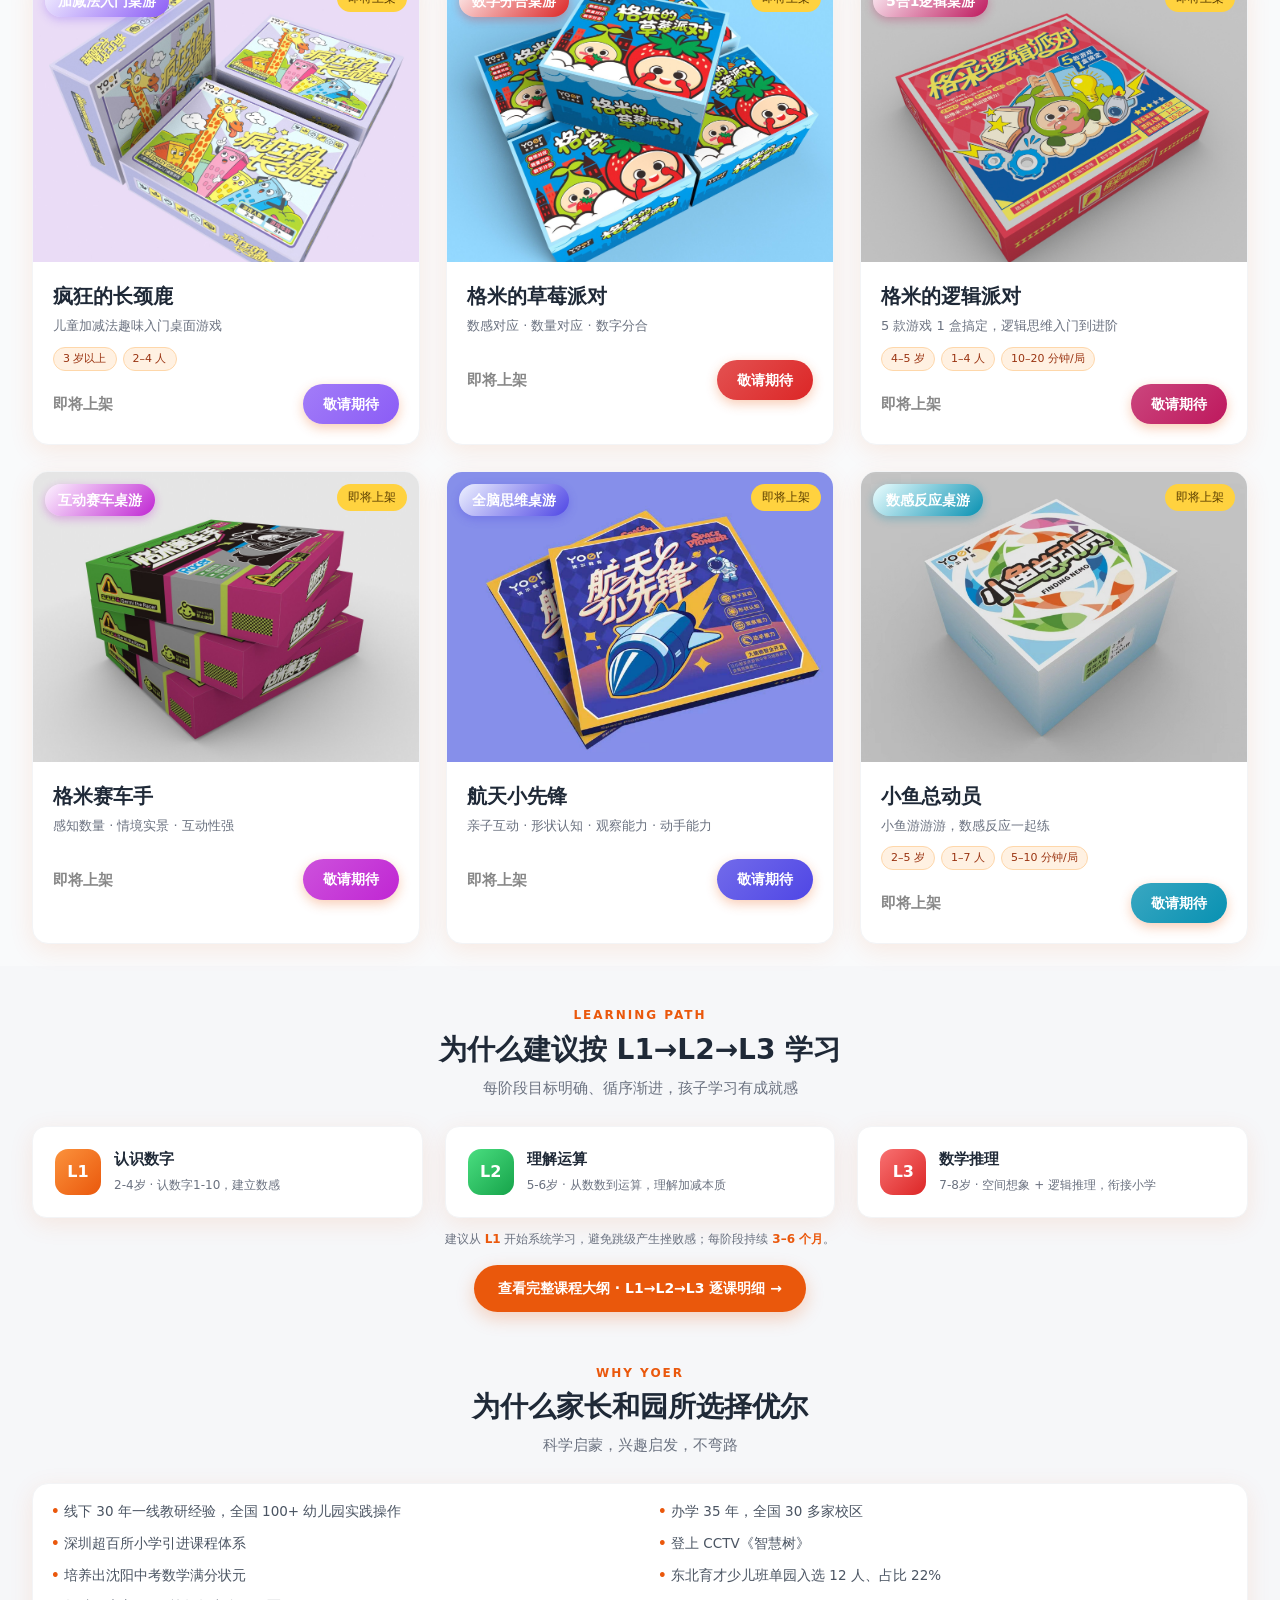
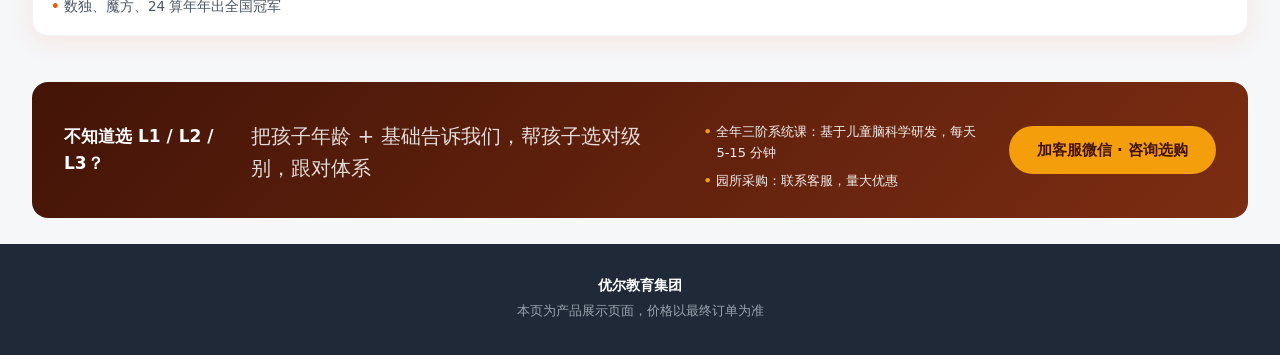
<file: detail.html>
<!DOCTYPE html>
<html lang="zh-CN">
<head>
  <meta charset="UTF-8">
  <meta name="viewport" content="width=device-width, initial-scale=1, viewport-fit=cover">
  <title>产品详情 · 优尔数学思维启蒙盒</title>
  <meta name="description" content="优尔 L1/L2/L3 数学思维启蒙套盒产品详情：玩法、教具清单、配套视频课。">
  <link rel="manifest" href="manifest.webmanifest">
  <link rel="icon" href="icons/icon-192.png">
  <link rel="apple-touch-icon" href="icons/apple-touch-icon.png">
  <meta name="theme-color" content="#ea580c">
  <meta name="apple-mobile-web-app-capable" content="yes">
  <meta name="apple-mobile-web-app-status-bar-style" content="default">
  <meta name="apple-mobile-web-app-title" content="优尔启蒙">
  <link rel="stylesheet" href="styles.css">
  <link rel="stylesheet" href="desktop.css">
  <script src="app.js" defer></script>
</head>
<body>
  <header class="topbar">
    <div class="topbar-inner">
      <button class="back-btn" id="backBtn" aria-label="返回">‹</button>
      <div class="titles">
        <b id="dTitle">产品详情</b>
        <span>优尔思维启蒙商城</span>
      </div>
      <nav class="nav-menu">
        <a href="index.html#products">产品总览</a>
        <a href="syllabus.html">课程大纲</a>
        <a href="courseware.html">课件教案</a>
        <a href="javascript:void(0)" class="nav-cta nav-cta-wx" data-wx-open>咨询选购</a>
      </nav>
    </div>
  </header>

  <main id="detailRoot">
    <!-- JS 渲染 -->
  </main>

  <script src="products.js"></script>
  <script src="tools-data.js"></script>
  <script>
    const id = new URLSearchParams(location.search).get('id');
    const p = PRODUCTS[id];
    if (!p) { location.replace('index.html'); throw new Error('bad id'); }
    const TOOLS_MAP = typeof TOOLS !== 'undefined' ? TOOLS : {};
    const THEMES_MAP = typeof THEMES !== 'undefined' ? THEMES : {};
    const toolsOf = TOOLS_MAP[p.id] || [];
    const themesOf = THEMES_MAP[p.id] || [];

    document.title = p.name + ' · 优尔数学思维启蒙盒';
    document.getElementById('dTitle').textContent = p.name;
    document.body.className = 'dpage d-' + p.id.toLowerCase();

    /* 轮播图：仅使用图集 */
    const slides = p.gallery.slice();
    const toolsHref = p.id === 'C01' ? 'tools.html' : 'tools-' + p.level.toLowerCase() + '.html';
    const hasTracks = !!(p.homeTrack || p.kindergartenTrack);

    /* ===== 两条主线卡片 ===== */
    function trackCol(track, type) {
      if (!track) return '';
      const isHome = type === 'home';
      const stats = isHome
        ? (track.videoLessons != null
            ? `<div class="track-stats"><span><b>${track.videoLessons}</b><em>节视频课</em></span></div>`
            : `<div class="track-stats"><span class="badge-video">视频在线课</span></div>`)
        : `<div class="track-stats"><span><b>${track.lessonPlans}</b><em>份标准教案</em></span><span><b>${track.courseware}</b><em>份配套课件</em></span></div>`;
      return `
        <div class="track ${isHome ? 'home' : 'kinder'}">
          <div class="track-tag">${isHome ? '家庭亲子体系' : '幼儿园课程体系'}</div>
          <b>${track.title}</b>
          <em>${track.audience}</em>
          <p>${track.desc}</p>
          ${stats}
          ${track.planNote ? `<div class="track-note">${track.planNote}</div>` : ''}
          <ul>${track.highlights.map(h => `<li>${h}</li>`).join('')}</ul>
        </div>`;
    }

    /* ===== 三阶连贯路径（展示三个级别的能力递进） ===== */
    const LADDER = PRODUCT_ORDER.map(k => {
      const q = PRODUCTS[k];
      return {
        lv: q.level,
        age: q.age,
        slogan: q.stage.slogan,
        ladder: q.stage.ladder,
        theme: q.theme
      };
    });
    const THEME_GRAD = {
      orange: 'linear-gradient(135deg,#fb923c,#ea580c)',
      green: 'linear-gradient(135deg,#4ade80,#16a34a)',
      red: 'linear-gradient(135deg,#f87171,#dc2626)'
    };

    /* ===== 五个界面的内容 ===== */
    const PANES = {};

    /* 总览：阶段定位 + 分段产品说明 + 三阶连贯路径 */
    const overviewBody = p.overviewParas && p.overviewParas.length ? p.overviewParas : null;
    PANES.overview = `
      <div class="d-sec full-span stage-sec">
        <div class="stage-hero ${p.theme}">
          <div class="stage-main">
            <span class="stage-label">阶段定位 · ${p.stage.label}</span>
            <p class="stage-slogan">${p.stage.slogan}</p>
            <p class="stage-focus">${p.stage.focus}</p>
          </div>
          <div class="stage-side">
            ${p.stage.goal ? `<div class="stage-goal"><b>这一阶段的目标</b><p>${p.stage.goal}</p></div>` : ''}
            ${p.stage.bridge ? `<div class="stage-bridge"><b>在整体路径中的位置</b><p>${p.stage.bridge}</p></div>` : ''}
          </div>
        </div>
      </div>

      ${overviewBody ? `
      <div class="d-sec full-span ov-sec">
        <h2>产品说明</h2>
        <div class="ov-grid">
        ${overviewBody.map(o => `
          <div class="ov-para">
            <b>${o.h}</b>
            <p>${o.p}</p>
          </div>`).join('')}
        </div>
      </div>` : `
      <div class="d-sec full-span">
        <h2>产品说明</h2>
        <p>${p.desc}</p>
      </div>`}

      <div class="d-sec full-span">
        <h2>L1 → L2 → L3 · 一条路径</h2>
        <div class="ladder">
          ${LADDER.map(s => `
            <div class="ladder-item ${s.theme}">
              <div class="lv">${s.lv}</div>
              <div><b>${s.slogan}</b><span>${s.ladder}</span><em>${s.age}</em></div>
            </div>`).join('')}
        </div>
        <p class="ladder-note">三阶共用一条教具线：格米扑克 / 十格阵 → 数字卡 / 逻辑九宫格 → 24 算牌 / 主题算战棋盘。换的是玩法，不变的是数学思维的成长节奏——按 L1→L2→L3 顺序学，不跳级、不重复。</p>
      </div>

      ${p.sellTags ? `
      <div class="d-pair full-span">
        <div class="d-sec">
          <h2>${p.stats ? '课程体系速览' : '核心卖点'}</h2>
          <ul class="sell-list">${p.sellTags.map(s => `<li>${s}</li>`).join('')}</ul>
          ${p.stats ? `
          <div class="stats-grid">
            <div class="stat"><b>${p.stats.modules}</b><span>大能力模块</span></div>
            <div class="stat"><b>${p.stats.themes}</b><span>大课程主题</span></div>
            <div class="stat"><b>${p.stats.lessons}</b><span>个游戏课时</span></div>
            <div class="stat"><b>${p.stats.plans}</b><span>份标准教案</span></div>
            <div class="stat"><b>${p.stats.courseware}</b><span>份配套课件</span></div>
            <div class="stat"><b>${p.stats.videoLessons}</b><span>节真人视频课</span></div>
          </div>` : ''}
        </div>
        <div class="d-sec">
          <h2>配套视频课</h2>
          <div class="course-box">
            <img src="${p.gallery[1] || p.mainImg}" alt="配套视频课" loading="lazy">
            <p>${p.courseNote}</p>
          </div>
        </div>
      </div>` : `
      <div class="d-sec full-span">
        <h2>配套视频课</h2>
        <div class="course-box">
          <img src="${p.gallery[1] || p.mainImg}" alt="配套视频课" loading="lazy">
          <p>${p.courseNote}</p>
        </div>
      </div>`}
    `;

    /* 课程体系：家庭亲子 / 园所教学两条体系分开呈现，支持顶部切换直达 */
    const homeSyl = p.homeTrack && p.homeTrack.syllabus ? p.homeTrack.syllabus : null;
    const sylTotal = homeSyl ? homeSyl.filter(s => s.lessons != null).reduce((a, b) => a + b.lessons, 0) : 0;
    const kinderSyl = p.kindergartenTrack && p.kindergartenTrack.syllabus ? p.kindergartenTrack.syllabus : null;
    const kinderTotal = kinderSyl ? kinderSyl.reduce((a, b) => a + (b.lessons || 0), 0) : 0;

    /* 课程主题与材料对应表（幼儿园课程体系专用，放在园所体系板块内） */
    const themeColGames = themesOf.some(g => g.items.some(it => it.games));
    const themeColMonth = themesOf.some(g => g.items.some(it => it.month));
    const themeTotal = themesOf.reduce((a, g) => a + g.items.length, 0);
    function materialsFold() {
      if (!themesOf.length) return '';
      return `
        <details class="mat-fold">
          <summary>展开：课程主题与材料对应表（${themeTotal} 个主题）</summary>
          <div class="mat-body">
            ${themesOf.map(g => `
              <div class="mat-group">
                <h4>${g.title}</h4>
                <div class="mat-scroll">
                  <table class="mat-table">
                    <thead><tr>
                      <th class="seq">#</th><th>课程主题</th>
                      ${themeColMonth ? '<th>月份</th>' : ''}
                      ${themeColGames ? '<th>主要玩法</th>' : ''}
                      <th>核心内容</th><th>所需材料</th>
                    </tr></thead>
                    <tbody>
                      ${g.items.map(it => `<tr>
                        <td class="seq">${it.seq}</td>
                        <td class="course">${it.course}</td>
                        ${themeColMonth ? `<td class="mon">${it.month}</td>` : ''}
                        ${themeColGames ? `<td class="games">${it.games}</td>` : ''}
                        <td>${it.content}</td>
                        <td class="materials">${it.materials}</td>
                      </tr>`).join('')}
                    </tbody>
                  </table>
                </div>
              </div>`).join('')}
          </div>
        </details>`;
    }

    /* 单个体系板块 */
    function trackBlock(type) {
      if (type === 'home') {
        if (!p.homeTrack) return '';
        return `
        <div class="d-sec full-span track-block home">
          <h2>家庭亲子体系 · ${p.homeTrack.title}</h2>
          <p class="tb-note">家长自购 · 1 盒起 · 跟着真人视频课在家玩，每天 10–20 分钟；纯视频在线学习，无课件无教案。</p>
          ${trackCol(p.homeTrack, 'home')}
          ${homeSyl ? `
          <div class="syl-callout">纯视频在线学习 · 无课件 · 无教案</div>
          <div class="syl-board">
            ${homeSyl.map(s => `
              <div class="syl-item">
                <b>${s.name}</b>
                ${s.lessons != null ? `<span>${s.lessons} 节</span>` : `<span class="no-count">视频课</span>`}
              </div>`).join('')}
          </div>
          ${sylTotal > 0 ? `<div class="syl-total">合计 <b>${sylTotal}</b> 节真人视频课，按上方板块顺序在线学习</div>` : `<div class="syl-total">按上方板块顺序在线学习，逐步解锁</div>`}
          <a class="syl-link home-link" href="syllabus.html?lv=${p.level}&v=home">
            <b>查看 ${p.level} 家庭版完整大纲 →</b>
            <span>版块结构与节数明细 · 纯视频在线学习，无课件无教案</span>
          </a>
          <p class="syl-disclaimer">注：家庭版课程为视频在线学习形式，不含幼儿园版的标准教案与配套课件；该大纲内容由 AI 生成，仅供参考，实际课程以官方发布为准。</p>` : ''}
        </div>`;
      }

      if (!p.kindergartenTrack) return '';
      return `
        <div class="d-sec full-span track-block kinder">
          <h2>园所教学体系 · ${p.kindergartenTrack.title}</h2>
          <p class="tb-note">园所按班级起订 · ${p.kindergartenTrack.lessonPlans} 份标准教案 + ${p.kindergartenTrack.courseware} 份配套课件 · 集体 / 小组 / 区域 / 户外活动全场景覆盖。</p>
          ${trackCol(p.kindergartenTrack, 'kinder')}
          ${kinderSyl ? `
          <div class="syl-callout kinder">按季度排课 · ${p.kindergartenTrack.lessonPlans} 份标准教案 + ${p.kindergartenTrack.courseware} 份配套课件</div>
          <div class="syl-board">
            ${kinderSyl.map(s => `
              <div class="syl-item">
                <b>${s.name}</b>
                <span>${s.lessons} 课</span>
                <em>${s.note || ''}</em>
              </div>`).join('')}
          </div>
          <div class="syl-total">共 <b>${kinderTotal}</b> 个教学主题，两学期完整排课 · 盒内教具、材料与家庭版完全共用</div>` : ''}
          ${materialsFold()}
          <a class="syl-link kinder-link" href="syllabus.html?lv=${p.level}">
            <b>查看 ${p.level} 逐课明细表（含标准教案与配套课件）→</b>
            <span>${p.level === 'L3' ? '按学期 / 季度' : '按月份'}列出每一节课的核心内容、主要游戏与所需材料</span>
          </a>
          <a class="cw-link" href="courseware.html">
            <span class="ico">📚</span>
            <span class="tx">
              <b>课件 &amp; 教案到底长什么样？在线看真实交付样例</b>
              <span>${p.level === 'L1'
                ? '以《城市飞行棋》为例：五段式教案逐页翻、PPT 课件自动播，同源 Word / PPT 可直接下载试用'
                : '以 L1 主题课《城市飞行棋》为例：展示标准教案与配套课件的真实交付版式，同源 Word / PPT 可直接下载试用'}</span>
            </span>
            <span class="go">查看 →</span>
          </a>
        </div>`;
    }

    /* 两条体系共用：能力模块 + 启蒙路径 + 图文详情 */
    const sharedSections = () => `
      ${p.modules ? `
      <div class="d-sec full-span">
        <h2>${p.modulesTitle || '8 大能力模块（层层递进）'}</h2>
        <p style="margin-bottom:10px;">无论家庭还是园所，孩子都将沿以下能力模块循序渐进地成长：</p>
        ${p.modules.map((m, i) => `
          <div class="module">
            <div class="m-no">${(p.modulesTitle || '模块').includes('板块') ? '板块' : '模块'}${i + 1}</div>
            <div>
              <b>${m.name}${m.lessons ? `<em>${m.themes} 主题 · ${m.lessons} 课时</em>` : ''}</b>
              <span>${m.items}</span>
            </div>
          </div>`).join('')}
      </div>` : ''}

      ${p.sevenSteps ? `
      <div class="d-sec full-span">
        <h2>7 步启蒙路径</h2>
        <div class="d-steps">
          ${p.sevenSteps.map((s, i) => `
            <div class="d-step">
              <div class="no">${i + 1}</div>
              <div><b>${s.t}</b><span>${s.d}</span></div>
            </div>`).join('')}
        </div>
      </div>` : ''}

      ${p.detailImgs ? `
      <div class="d-sec full-span">
        <h2>产品图文详情</h2>
        <p class="longimg-note">点击任意图片可查看高清大图</p>
        <div class="longimg-grid">
          ${p.detailImgs.map((s, i) => `<a class="longimg" href="${s}" target="_blank" rel="noopener"><img src="${s}" alt="${p.name} 图文详情 ${i + 1}" loading="lazy"></a>`).join('')}
        </div>
      </div>` : ''}
    `;

    const TRACK_LABELS = { all: '两条体系都看', home: '家庭亲子套装', kinder: '园所教学套装' };
    PANES.curriculum = `
      <div class="track-switch full-span" id="trackSwitch">
        ${['all', 'home', 'kinder'].filter(k => k === 'all' || (k === 'home' ? p.homeTrack : p.kindergartenTrack))
          .map(k => `<button type="button" data-track="${k}" class="${k === 'all' ? 'on' : ''}">${TRACK_LABELS[k]}</button>`).join('')}
      </div>
      <div id="curriculumBody" class="full-span"></div>
      ${sharedSections()}
    `;

    /* 按当前选中的体系渲染课程体系内容 */
    let curTrack = 'all';
    function renderCurriculum() {
      const box = document.getElementById('curriculumBody');
      if (!box) return;
      let html = '';
      if (p.homeTrack && (curTrack === 'all' || curTrack === 'home')) html += trackBlock('home');
      if (p.kindergartenTrack && (curTrack === 'all' || curTrack === 'kinder')) html += trackBlock('kinder');
      if (!html) {
        html = `<div class="d-sec full-span">
          <h2>完整课程大纲</h2>
          <a class="syl-link" href="syllabus.html?lv=${p.level}">
            <b>查看 ${p.level} 逐课明细表 →</b>
            <span>按月份列出每一节课的核心内容、主要游戏与所需材料</span>
          </a>
        </div>`;
      }
      box.innerHTML = html;
      document.querySelectorAll('#trackSwitch button').forEach(btn => {
        btn.classList.toggle('on', (btn.dataset.track || 'all') === curTrack);
      });
    }

    PANES.play = `
      <div class="d-pair full-span">
        <div class="d-sec">
          <h2>玩法四步</h2>
          <div class="d-steps">
            ${p.steps.map((s, i) => `
              <div class="d-step">
                <div class="no">${i + 1}</div>
                <div><b>${s.t}</b><span>${s.d}</span></div>
              </div>`).join('')}
          </div>
        </div>

        <div class="d-sec">
          <h2>培养能力点</h2>
          ${p.abilityGroups ? p.abilityGroups.map(g => `
            <div class="ab-group">
              <b>${g.g}</b>
              <div class="chips">${g.items.map(a => `<span>${a}</span>`).join('')}</div>
            </div>`).join('') : `
            <div class="chips">${p.abilities.map(a => `<span>${a}</span>`).join('')}</div>`}
        </div>
      </div>

      ${p.playLines ? `
      <div class="d-sec full-span">
        <h2>本阶段玩法主线（${p.age}）</h2>
        <p class="sec-note" style="margin-bottom:12px;">按 ${p.stage.label}孩子的年龄特点与认知水平精选，每一条都对应盒内的具体教具或游戏。</p>
        ${p.playLines.map((l, i) => `
          <div class="play-line">
            <div class="pl-no">${i + 1}</div>
            <div><b>${l.n}</b><span>${l.d}</span></div>
          </div>`).join('')}
      </div>` : ''}

      ${p.outcomes ? `
      <div class="d-sec full-span">
        <h2>学完 ${p.level}，孩子将获得</h2>
        ${p.outcomes.map(o => `
          <div class="outcome-group">
            <b>${o.g}</b>
            <p>${o.items}</p>
          </div>`).join('')}
      </div>` : ''}

      ${p.highlights ? `
      <div class="d-sec full-span">
        <h2>${p.highlights.length} 大产品亮点</h2>
        ${p.highlights.map(h => `
          <div class="hl"><b>${h.t}</b><span>${h.d}</span></div>`).join('')}
      </div>` : ''}
    `;

    PANES.contents = `
      <div class="d-sec full-span">
        <h2>盒内教具清单（100+ 玩/教具）</h2>
        <p class="sec-note" style="margin-bottom:12px;">打开盒子就能玩的完整配置，无需另外准备学具；下表按类别列出，括号为数量。</p>
        <div class="contents-grid">${p.contents.map(c => `<span>${c}</span>`).join('')}</div>
      </div>

      ${toolsOf.length ? `
      <div class="d-sec full-span">
        <h2>教具图鉴（${toolsOf.length} 件核心教具）</h2>
        <p class="sec-note" style="margin-bottom:12px;">每一件教具对应哪些游戏、出现在多少节课里，一目了然。</p>
        <div class="tool-grid d-tool-grid">
          ${toolsOf.map(t => `
            <div class="tool-card">
              <div class="tool-img">${t.img
                ? `<img src="${t.img}" alt="${t.name}" loading="lazy">`
                : `<div class="tool-ph">教具</div>`}</div>
              <div class="tool-info">
                <b>${t.name}</b>
                ${t.use ? `<div class="aka">用于：${t.use}</div>` : ''}
                ${t.freq ? `<span class="freq">课程出现 ${t.freq}</span>` : ''}
              </div>
            </div>`).join('')}
        </div>
      </div>` : ''}

      <div class="d-sec full-span">
        <h2>材料怎么准备</h2>
        <ul class="dot-list">
          <li>盒内已配齐全部 reusable 教具与操作材料，家庭场景开盒即玩。</li>
          <li>园所集体教学需补的部分材料（色卡、自制图卡、PPT 等）已逐课列明，见「课程体系 → 园所教学体系 → 课程主题与材料对应表」。</li>
        </ul>
      </div>
    `;

    PANES.purchase = `
      ${p.comparison ? `
      <div class="d-sec full-span">
        <h2>两条产品线 · 对比一览</h2>
        <table class="cmp-table">
          <thead>
            <tr>
              <th class="dim-h">对比维度</th>
              <th class="home-h">${p.homeTrack ? p.homeTrack.title : '家庭场景'}</th>
              <th class="kinder-h">${p.kindergartenTrack ? p.kindergartenTrack.title : '园所场景'}</th>
            </tr>
          </thead>
          <tbody>
            ${p.comparison.map(r => `
            <tr>
              <td class="dim">${r.dim}</td>
              <td class="home-c">${r.home}</td>
              <td class="kinder-c">${r.kinder}</td>
            </tr>`).join('')}
          </tbody>
        </table>
      </div>` : ''}

      ${p.scenarios ? `
      <div class="d-sec">
        <h2>使用场景</h2>
        <ul class="dot-list">${p.scenarios.map(s => `<li>${s}</li>`).join('')}</ul>
      </div>` : ''}

      <div class="d-sec">
        <h2>适合谁</h2>
        <div class="audience-box">${p.audience}</div>
      </div>

      ${p.purchase ? `
      <div class="d-sec">
        <h2>采购与服务</h2>
        <ul class="dot-list">${p.purchase.map(s => `<li>${s}</li>`).join('')}</ul>
      </div>` : ''}

      <div class="d-sec full-span">
        <h2>查看其他级别</h2>
        <div class="switch-row">
          ${PRODUCT_ORDER.map(other => {
            const o = PRODUCTS[other];
            return `<a href="detail.html?id=${o.id}" class="${o.id === p.id ? 'cur' : ''}">${o.level} · ${o.age}</a>`;
          }).join('')}
        </div>
      </div>
    `;

    /* ===== 界面导航 ===== */
    const TABS = [
      { k: 'overview', t: '总览' },
      { k: 'curriculum', t: '课程体系' },
      { k: 'play', t: '玩法能力' },
      { k: 'contents', t: '盒内清单' },
      { k: 'purchase', t: '场景采购' }
    ];

    /* ===== 顶层：左图集 + 右简介，右侧两条产品线卡点击即直达对应体系 ===== */
    const trackSelect = hasTracks ? `
      <div class="track-select">
        <div class="ts-title">同一套教具 · 两套课程体系，点击卡片直接看对应内容</div>
        <div class="ts-cards">
          ${p.homeTrack ? `
          <button class="ts-card home" data-track="home" type="button">
            <span class="ts-tag">家庭亲子体系</span>
            <b>${p.homeTrack.title}</b>
            <em>${p.homeTrack.audience}</em>
            <em class="ts-cta">${p.homeTrack.videoLessons ? p.homeTrack.videoLessons + ' 节真人视频课' : '纯视频在线学习'} · 1 盒起 →</em>
          </button>` : ''}
          ${p.kindergartenTrack ? `
          <button class="ts-card kinder" data-track="kinder" type="button">
            <span class="ts-tag">园所教学体系</span>
            <b>${p.kindergartenTrack.title}</b>
            <em>${p.kindergartenTrack.audience}</em>
            <em class="ts-cta">${p.kindergartenTrack.lessonPlans} 份教案 + ${p.kindergartenTrack.courseware} 份课件 · 按班起订 →</em>
          </button>` : ''}
        </div>
      </div>` : '';

    document.getElementById('detailRoot').innerHTML = `
      <div class="d-top">
        <!-- 左：图片展示区域 -->
        <div class="d-gallery">
          <div class="slides" id="slides">
            ${slides.map(s => `<img src="${s}" alt="${p.name} 展示图" loading="lazy">`).join('')}
          </div>
          <span class="counter" id="slideCounter">1/${slides.length}</span>
        </div>

        <!-- 右：基础介绍 + 总览（不超出左侧高度） -->
        <div class="d-intro">
          <h1>${p.name}</h1>
          <p class="tagline">${p.tagline}</p>
          <div class="meta">
            ${[p.age, p.players, p.duration, '100+ 玩/教具', '培养领域 · ' + p.domain]
              .map(m => `<span>${m}</span>`).join('')}
          </div>
          <p class="intro-desc">${p.desc}</p>
          ${trackSelect}
        </div>
      </div>

      <!-- 界面导航 -->
      <nav class="d-tabs" id="dTabs" aria-label="详情页分区导航">
        ${TABS.map(t => `<a href="?id=${p.id}&tab=${t.k}" data-k="${t.k}" class="${t.k === 'overview' ? 'on' : ''}">${t.t}</a>`).join('')}
      </nav>

      <!-- 界面内容（整体下方，横版铺开） -->
      <div class="d-panes" id="dPanes">
        ${TABS.map(t => `<div class="d-pane${t.k === 'overview' ? ' on' : ''}" data-k="${t.k}"><div class="wrap">${PANES[t.k]}</div></div>`).join('')}
      </div>
    `;

    /* ===== 界面切换（可直达 / 可分享 / 支持后退） ===== */
    function tabFromUrl() {
      const t = new URLSearchParams(location.search).get('tab');
      return TABS.some(x => x.k === t) ? t : 'overview';
    }
    function trackFromUrl() {
      const t = new URLSearchParams(location.search).get('track');
      return ['home', 'kinder'].indexOf(t) >= 0 ? t : 'all';
    }
    function syncUrl(tab, track) {
      const u = new URL(location.href);
      u.searchParams.set('tab', tab);
      if (track && track !== 'all') u.searchParams.set('track', track);
      else u.searchParams.delete('track');
      history.pushState({ tab: tab, track: track || 'all' }, '', u);
    }

    function showTab(k, push, track) {
      const panes = document.querySelectorAll('.d-pane');
      const tabs = document.querySelectorAll('.d-tabs a');
      panes.forEach(el => el.classList.toggle('on', el.dataset.k === k));
      tabs.forEach(el => el.classList.toggle('on', el.dataset.k === k));

      if (push) syncUrl(k, track !== undefined ? track : curTrack);
    }

    /* 体系切换：只重渲课程体系分区，不影响其他分区 */
    function setTrack(k, push, scroll) {
      curTrack = ['home', 'kinder', 'all'].indexOf(k) >= 0 ? k : 'all';
      renderCurriculum();
      const u = new URL(location.href);
      u.searchParams.set('tab', 'curriculum');
      u.searchParams.set('track', curTrack);
      document.querySelectorAll('.ts-card').forEach(btn => {
        btn.classList.toggle('on', btn.dataset.track === curTrack);
      });
      if (push) history.pushState({ tab: 'curriculum', track: curTrack }, '', u);
      if (scroll) {
        const top = document.getElementById('dPanes').getBoundingClientRect().top + window.scrollY - 64;
        window.scrollTo({ top: top, behavior: 'smooth' });
      }
    }

    document.getElementById('dPanes').addEventListener('click', e => {
      const btn = e.target.closest('button[data-track]');
      if (!btn) return;
      setTrack(btn.dataset.track, true, true);
    });

    document.getElementById('dTabs').addEventListener('click', e => {
      const a = e.target.closest('a[data-k]');
      if (!a) return;
      e.preventDefault();
      if (a.dataset.k === tabFromUrl()) {
        // 已在该标签，仍滚动到内容区顶部
        const top = document.getElementById('dPanes').getBoundingClientRect().top + window.scrollY - 64;
        window.scrollTo({ top: top, behavior: 'smooth' });
        return;
      }
      showTab(a.dataset.k, true);
    });

    /* 顶层两条产品线卡 → 直接筛选对应体系内容并进入课程体系 */
    document.querySelectorAll('.ts-card').forEach(btn => {
      btn.addEventListener('click', () => {
        const t = btn.dataset.track;
        if (t) setTrack(t, true, false);
        showTab('curriculum', false, t);
        document.querySelectorAll('.d-tabs a').forEach(a => {
          a.classList.toggle('on', a.dataset.k === 'curriculum');
        });
        const top = document.getElementById('dPanes').getBoundingClientRect().top + window.scrollY - 64;
        window.scrollTo({ top: top, behavior: 'smooth' });
      });
    });

    window.addEventListener('popstate', e => {
      const st = e.state || {};
      if (st.track && st.track !== curTrack) { curTrack = st.track; renderCurriculum(); }
      showTab(st.tab || tabFromUrl(), false, st.track || trackFromUrl());
    });

    /* 初始化：从 URL 读取 tab / track */
    curTrack = trackFromUrl();
    showTab(tabFromUrl(), false, curTrack);
    renderCurriculum();

    /* ===== 轮播计数 ===== */
    const slidesEl = document.getElementById('slides');
    const counter = document.getElementById('slideCounter');
    slidesEl.addEventListener('scroll', () => {
      const i = Math.round(slidesEl.scrollLeft / slidesEl.clientWidth) + 1;
      counter.textContent = `${Math.min(i, slides.length)}/${slides.length}`;
    }, { passive: true });

    document.getElementById('backBtn').addEventListener('click', () => {
      if (document.referrer && document.referrer.includes(location.host)) history.back();
      else location.href = 'index.html';
    });

    // PWA
    if ('serviceWorker' in navigator) {
      navigator.serviceWorker.register('sw.js').catch(() => {});
    }
  </script>
</body>
</html>
</file>
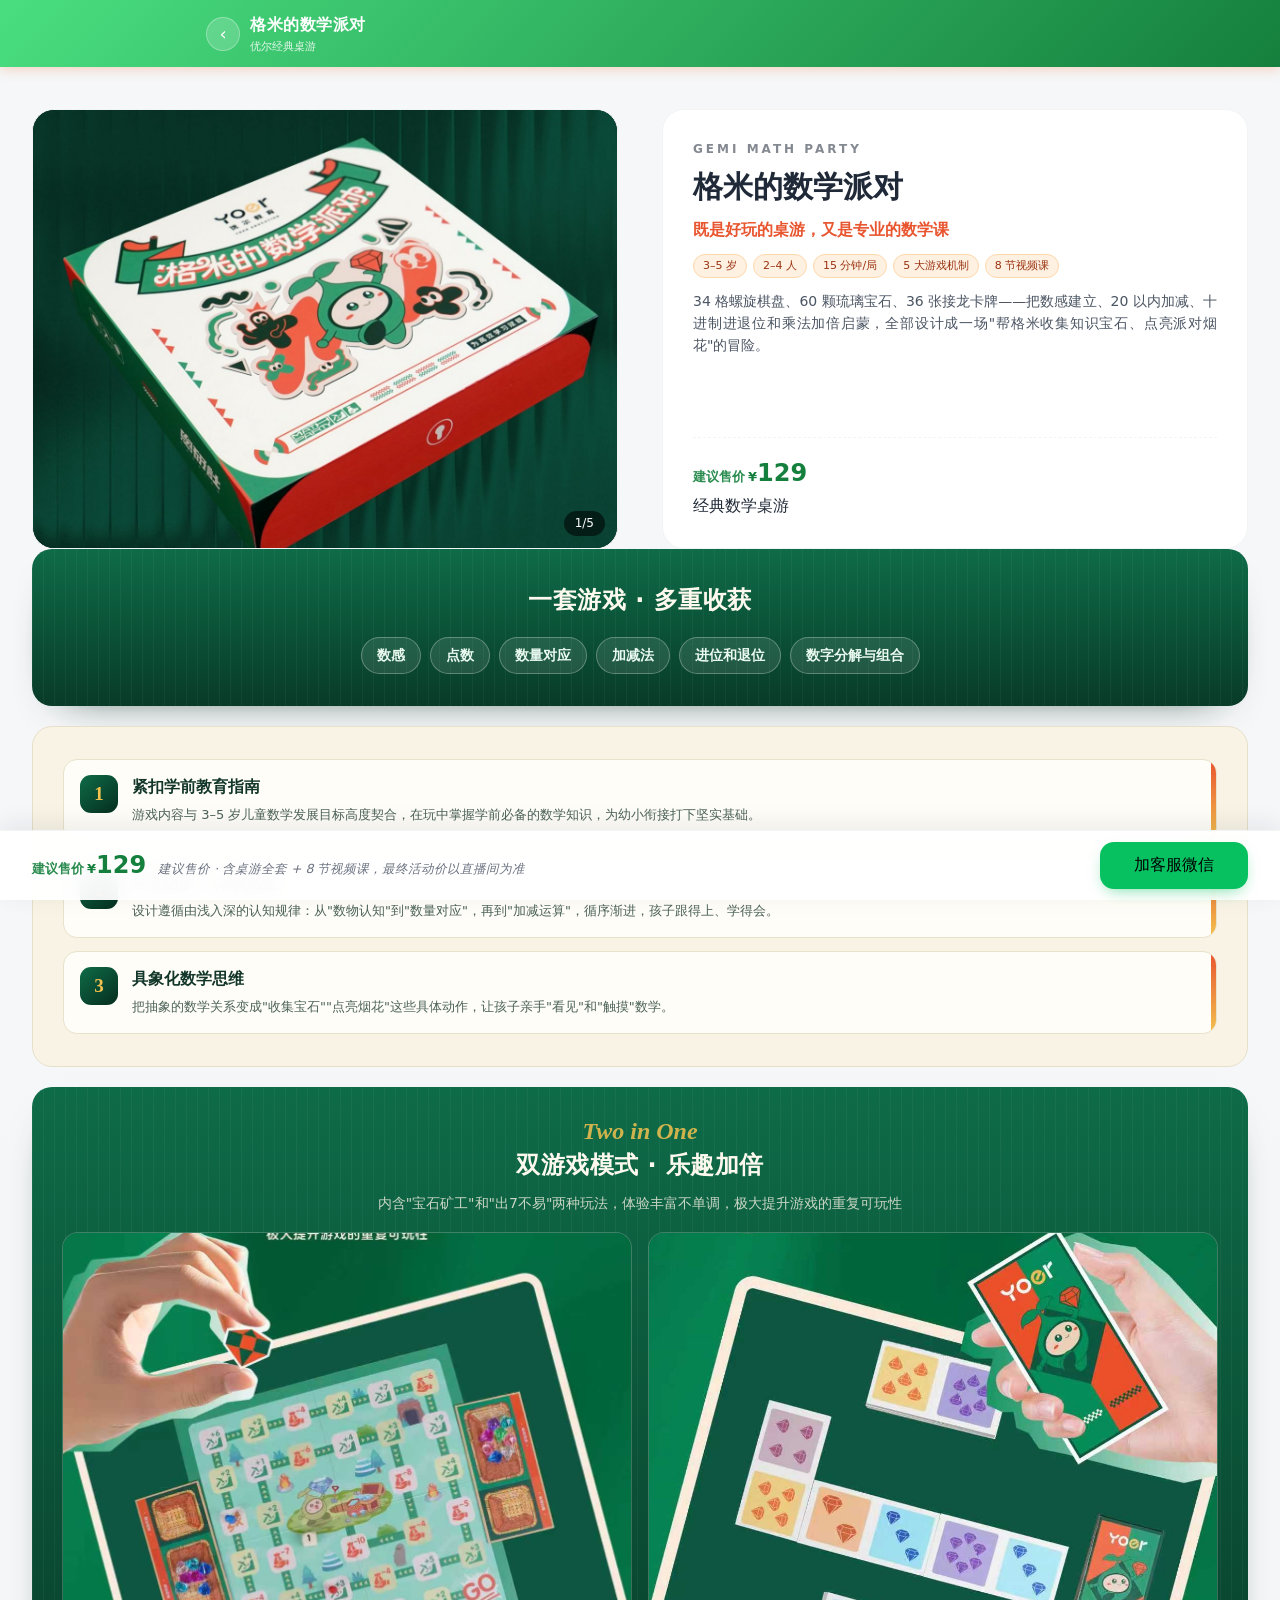
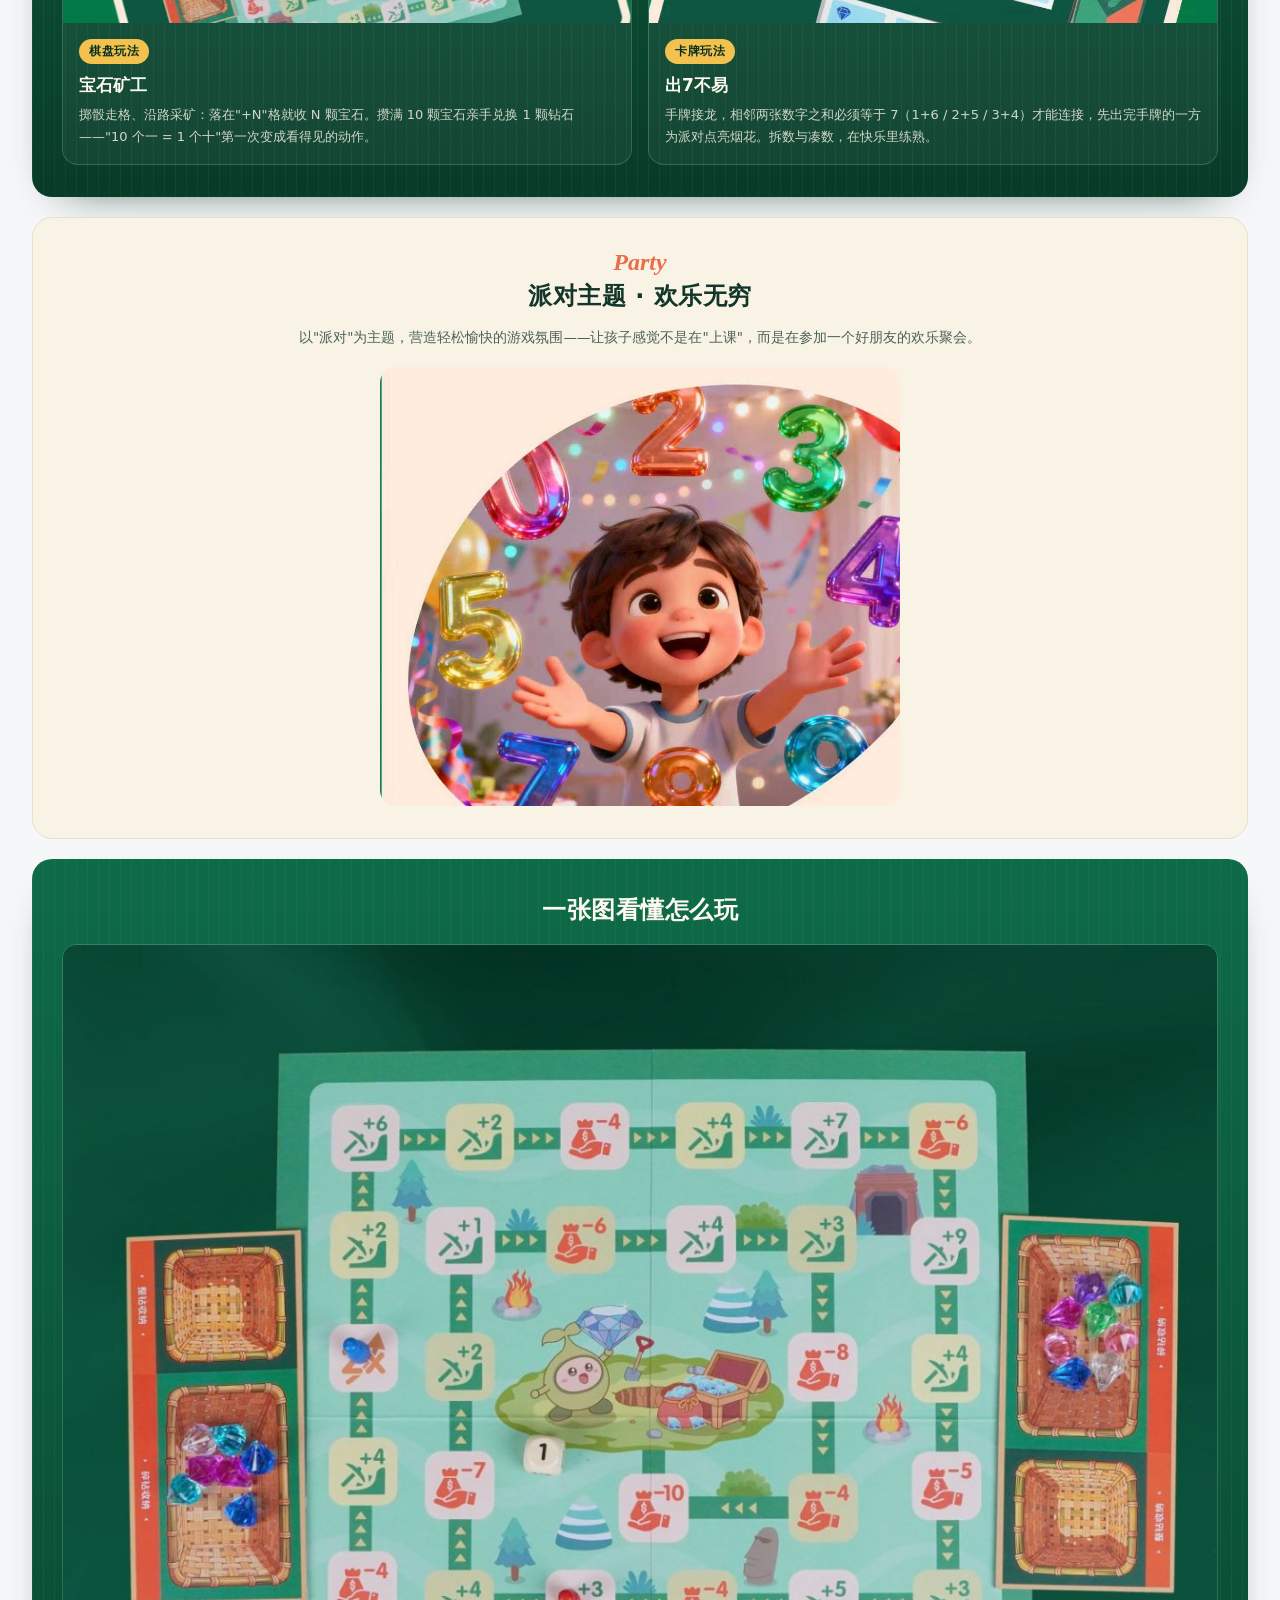
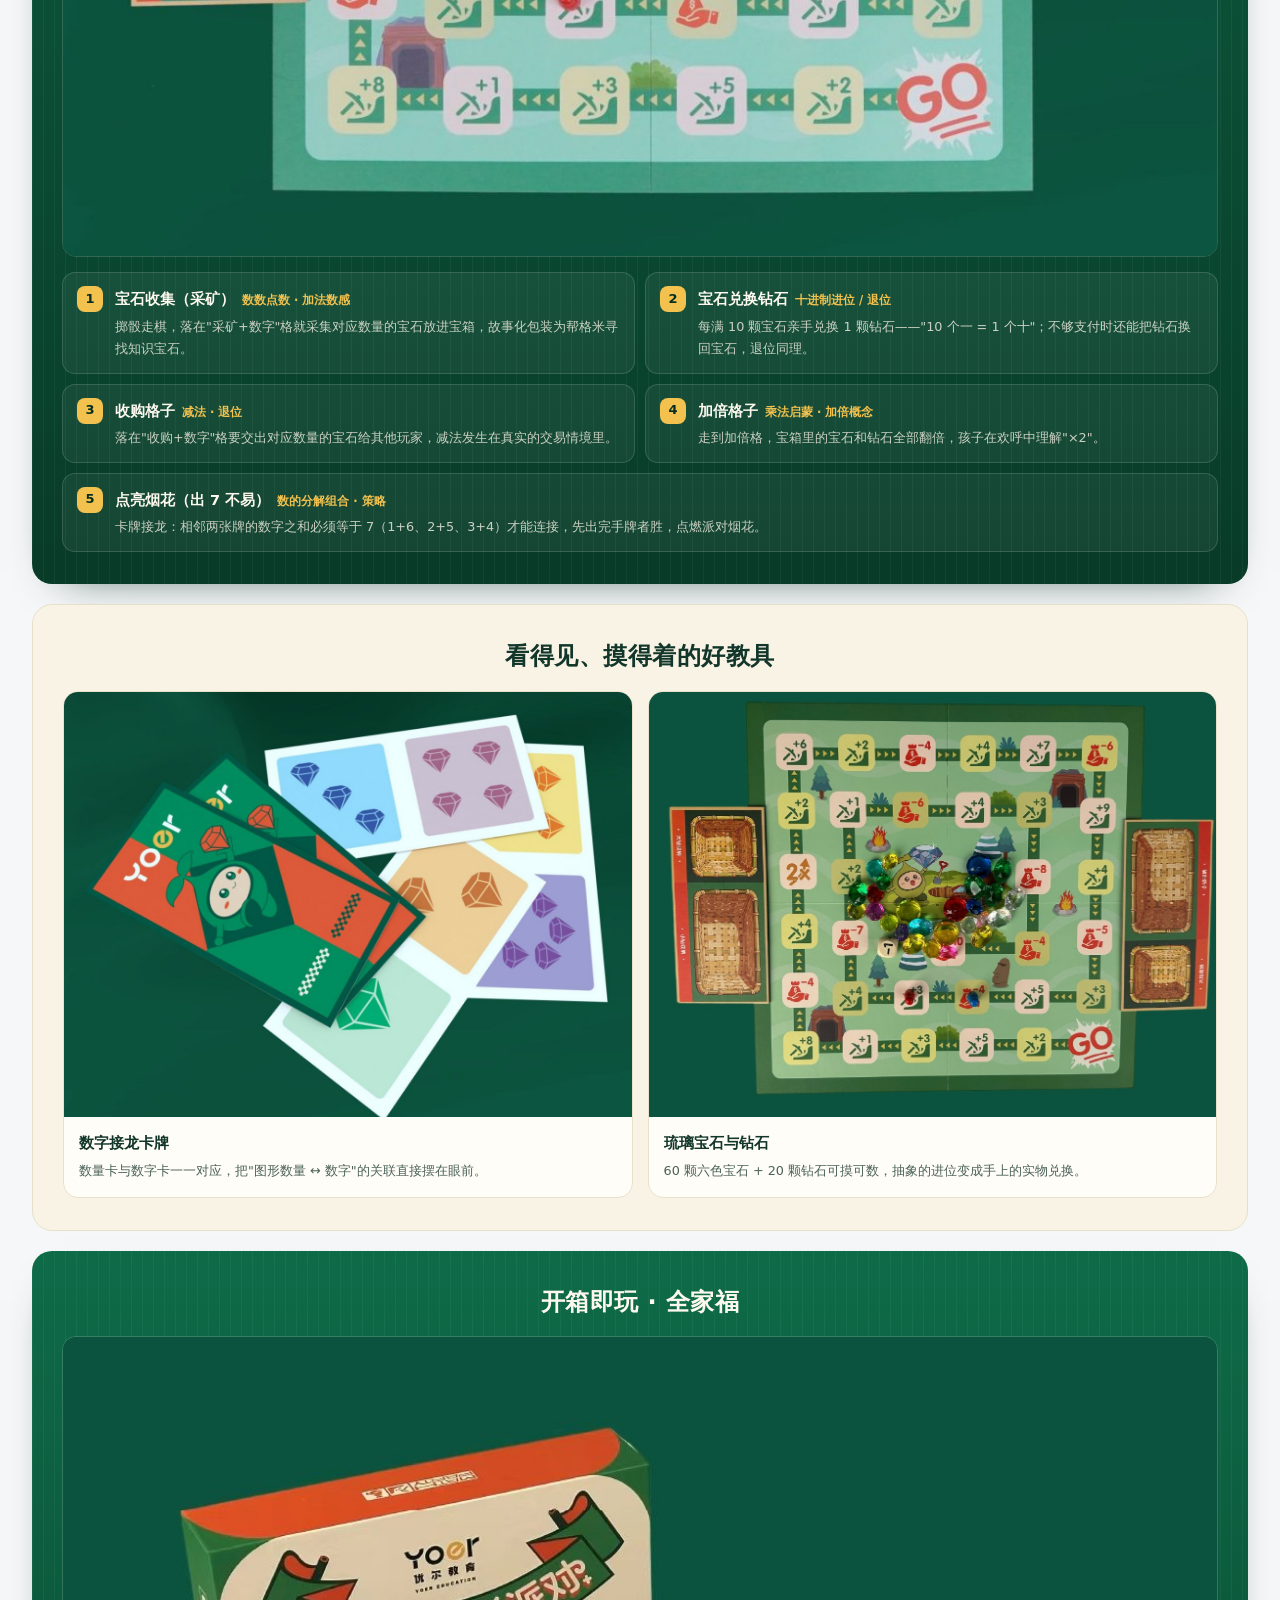
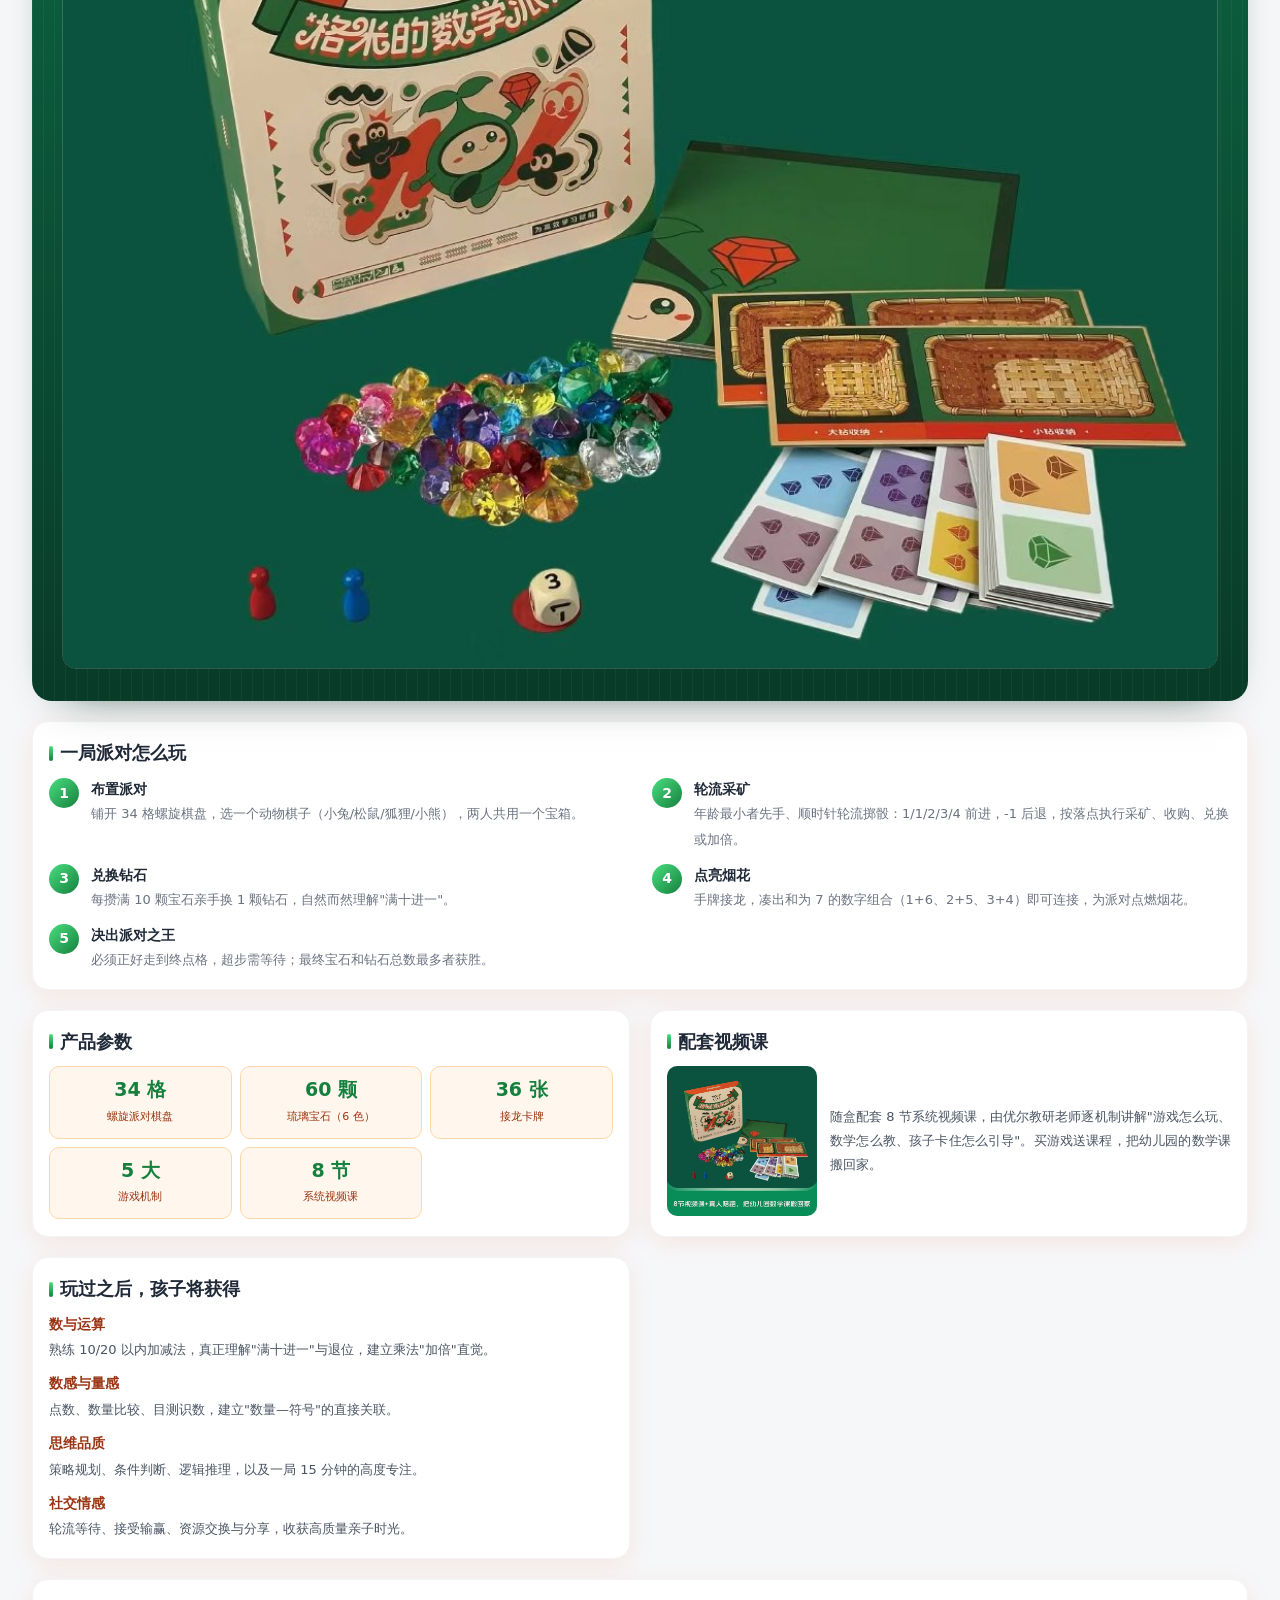
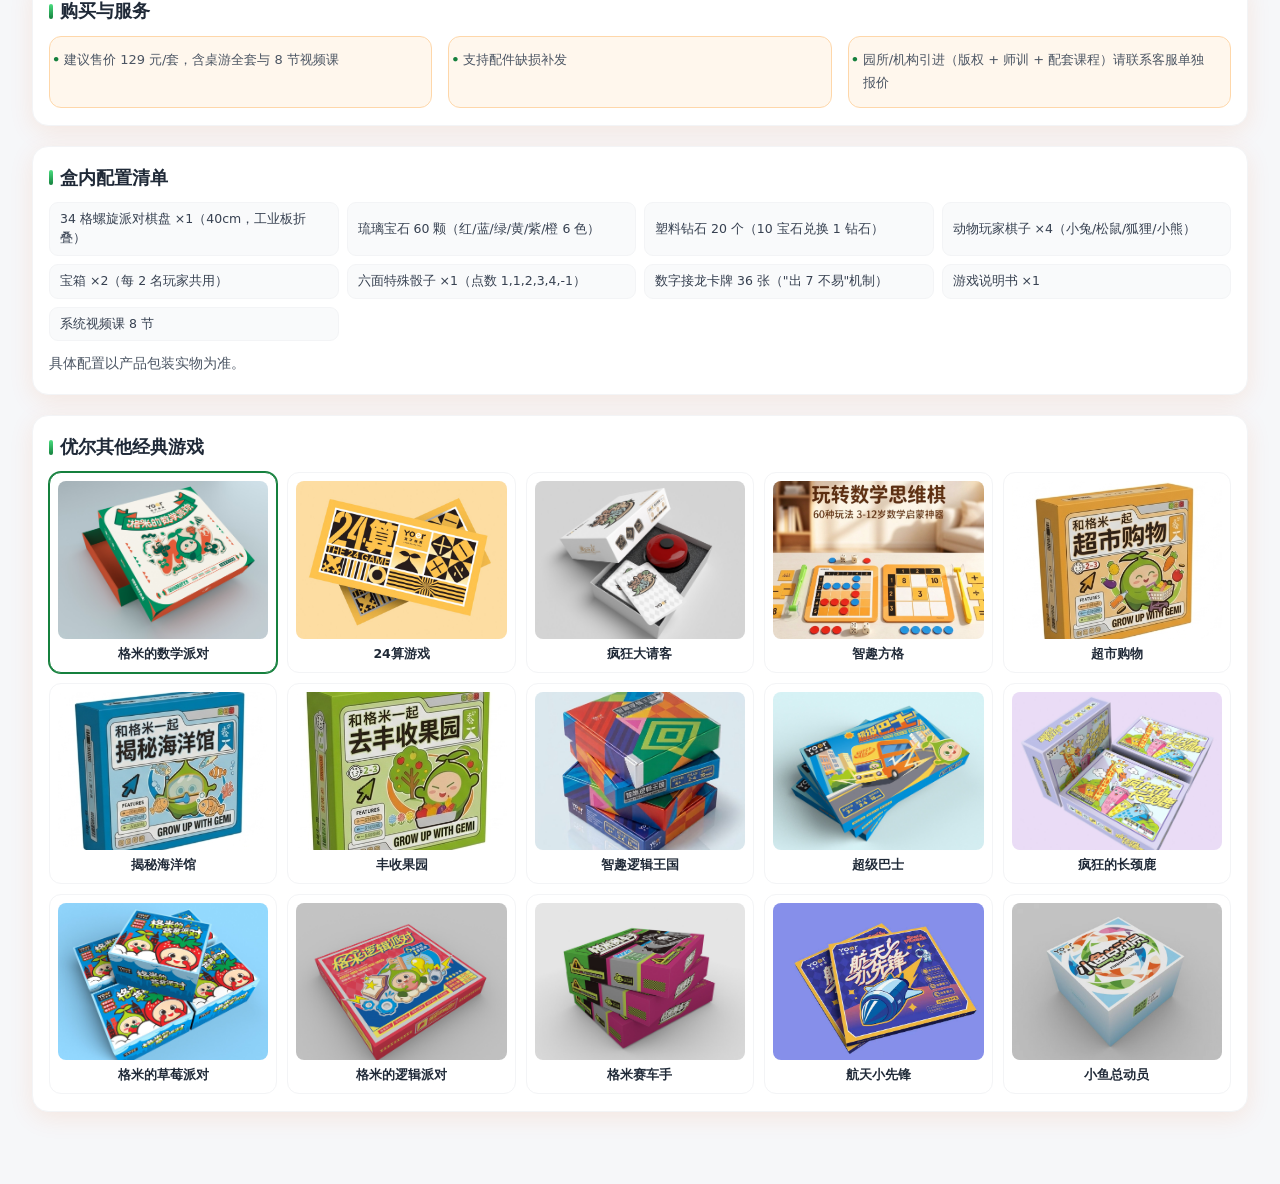
<file: game.html>
<!DOCTYPE html>
<html lang="zh-CN">
<head>
  <meta charset="UTF-8">
  <meta name="viewport" content="width=device-width, initial-scale=1, viewport-fit=cover">
  <title>游戏详情 · 优尔经典桌游</title>
  <meta name="description" content="优尔经典桌游：格米的数学派对、疯狂大请客、智趣方格。">
  <link rel="manifest" href="manifest.webmanifest">
  <link rel="icon" href="icons/icon-192.png">
  <link rel="apple-touch-icon" href="icons/apple-touch-icon.png">
  <meta name="theme-color" content="#ea580c">
  <meta name="apple-mobile-web-app-capable" content="yes">
  <meta name="apple-mobile-web-app-status-bar-style" content="default">
  <meta name="apple-mobile-web-app-title" content="优尔启蒙">
  <link rel="stylesheet" href="styles.css">
  <style>
    /* 游戏页专属：英文副标 + 主题徽章 */
    .en-name { font-size: 12px; letter-spacing: 3px; font-weight: 700; opacity: .55; margin-bottom: 4px; }
    .level-tag {
      display: inline-block; margin-top: 10px; font-size: 12px; font-weight: 600;
      color: var(--brand); background: var(--brand-bg); border: 1px solid color-mix(in srgb, var(--brand) 25%, transparent);
      padding: 4px 12px; border-radius: 999px;
    }
    .price-text { color: var(--brand); font-weight: 800; font-size: 26px; line-height: 1; }
    .price .prefix, .buybar .prefix { font-size: 13px; font-weight: 700; color: var(--brand); opacity: .9; margin-right: 3px; align-self: center; }
    .game-switch img { width: 100%; border-radius: 8px; aspect-ratio: 16/10; object-fit: cover; background: #f9fafb; }
    .game-switch {
      display: grid; grid-template-columns: repeat(auto-fill, minmax(150px, 1fr)); gap: 10px;
    }
    .game-switch a {
      border: 1px solid var(--line); border-radius: 12px; padding: 8px; text-align: center;
      text-decoration: none; color: var(--ink); font-size: 12.5px; font-weight: 600; background: #fff;
    }
    .game-switch a.cur { border-color: var(--brand); box-shadow: 0 0 0 1px var(--brand); }
    .game-switch a span { display: block; margin-top: 5px; }
    .contents-note { margin-top: 10px; font-size: 12px; color: var(--ink-2); }

    /* 桌面横版：正文双列网格（与 L1–L3 详情页统一，顶部 d-top 复用详情页样式） */
    @media (min-width: 900px) {
      .game-page { max-width: 1180px; margin: 0 auto; }
      .game-page .g-body { max-width: 1180px; }
      .game-page .g-body {
        display: grid;
        grid-template-columns: repeat(2, 1fr);
        gap: 18px;
        align-items: stretch;
      }
      .game-page .g-body > .d-sec { margin-top: 0; }
      .game-page .g-body > .full-span { grid-column: 1 / -1; }
      .game-page .course-box img { width: 150px; }
      /* 卡片等高：同一行左右卡片严格对齐，消除参差边缘 */
      .game-page .g-body > .d-sec {
        display: flex; flex-direction: column; height: 100%;
      }
      .game-page .g-body > .d-sec h2 { font-size: 18px; }
      /* 两段短内容纵向堆叠共占一格，避免右列大片空白 */
      .game-page .col-stack { display: flex; flex-direction: column; gap: 18px; }
      .game-page .col-stack > .d-sec { margin-top: 0; }
      /* 满宽大区块内部双列，避免半栏挤长文、半栏留大空白 */
      .game-page .g-body .cols2 { display: grid; grid-template-columns: repeat(2, 1fr); gap: 8px 32px; align-items: start; }
      /* 视觉化皮肤通栏区块与网格间距统一 */
      .game-page .g-body > .pv-band, .game-page .g-body > .pv-cream { margin-top: 0; }
      /* 图集桌面吸顶：浏览正文时主图常驻左侧 */
      .game-page .d-top { align-items: start; }
      .game-page .d-gallery { position: sticky; top: 84px; align-self: start; }
      /* 右侧信息卡：价格锚定卡片底部，空白收拢为一条分隔线 */
      .game-page .d-intro { display: flex; flex-direction: column; }
      .game-page .d-intro .d-price-row { margin-top: auto; padding-top: 16px; border-top: 1px dashed var(--line); }
      /* 正文行距：桌面横版更松弛 */
      .game-page .d-sec p { line-height: 1.85; }
      .game-page .sell-list { gap: 11px; }
      .game-page .sell-list li { line-height: 1.75; }
      .game-page .dot-list li { line-height: 1.75; }
      .game-page .module span, .game-page .d-step span, .game-page .hl span { line-height: 1.7; }
      /* 玩法步骤双列（奇数个最后一条通栏） */
      .game-page .d-steps { grid-template-columns: 1fr 1fr; gap: 12px 24px; }
      .game-page .d-step:last-child:nth-child(odd) { grid-column: 1 / -1; }
      /* 配置清单：半页 3 列起，至少不再出现半页宽灰条 */
      .game-page .contents-grid { grid-template-columns: repeat(3, 1fr); }
      /* 购买与服务：三张服务卡横排铺满 */
      .game-page .svc-sec .dot-list { grid-template-columns: repeat(3, 1fr); gap: 12px 16px; }
      .game-page .svc-sec .dot-list li {
        background: #fff7ed; border: 1px solid #fed7aa; border-radius: 12px; padding: 12px 14px;
      }
      /* 其他游戏：固定五列，15 款正好三行收尾 */
      .game-page .game-switch { grid-template-columns: repeat(5, 1fr); }
      .game-page .game-switch img { aspect-ratio: 4 / 3; }
      /* 桌面购买栏：底部固定操作条（价格左 / CTA右），替代原先未样式的静态行 */
      .buybar {
        position: fixed; left: 0; right: 0; bottom: 0; z-index: 80;
        background: rgba(255, 255, 255, .94);
        -webkit-backdrop-filter: blur(12px); backdrop-filter: blur(12px);
        border-top: 1px solid var(--line);
        box-shadow: 0 -6px 24px rgba(15, 23, 42, .08);
      }
      .buybar-inner {
        max-width: 1480px; margin: 0 auto; padding: 11px 32px;
        display: flex; align-items: center; gap: 20px;
      }
      .buybar .p-info { display: flex; align-items: baseline; gap: 12px; min-width: 0; }
      .buybar .p-info em { font-size: 12.5px; color: var(--ink-2); white-space: nowrap; overflow: hidden; text-overflow: ellipsis; }
      .buybar .cta.wechat { margin-left: auto; padding: 13px 34px; font-size: 16px; border-radius: 14px; }
      .buybar-spacer { height: 72px; }
      /* 桌面端购买栏已承担 CTA，隐藏右下角重复的悬浮微信按钮 */
      .wx-float { display: none; }
      /* 其余右下角悬浮件统一抬升到购买栏之上，避免遮挡 */
      body:has(main.game-page) .install-fab { bottom: 92px; }
      body:has(main.game-page) .back-top.show { bottom: 92px; }
      body:has(.install-fab) .back-top.show { bottom: 148px; }
      body:has(main.game-page) .update-bar { bottom: 92px; }
    }
    @media (min-width: 1200px) {
      .game-page, .game-page .g-body { max-width: 1480px; }
      .game-page .g-body { grid-template-columns: repeat(2, 1fr); gap: 20px; padding: 0 32px; }
      .game-page .g-body .cols2 { gap: 10px 40px; }
      .game-page .col-stack { gap: 20px; }
      .game-page .contents-grid { grid-template-columns: repeat(4, 1fr); }
    }

    /* ===== 格米的数学派对 · 视觉化重排（pv-*，仅 .pv-page 生效） ===== */
    .pv-page { --pv-g1:#0e6b48; --pv-g2:#083b28; --pv-deep:#062e1f; --pv-cream:#f8f3e5;
      --pv-coral:#e8552f; --pv-gold:#f2c14e; --pv-ink:#12362a; }
    /* 金色皮肤：24算（m24 合并版）复用视觉骨架，走金色配色 */
    .pv-gold { --pv-g1:#b45309; --pv-g2:#7c3f06; --pv-deep:#5a2d04; --pv-cream:#fdf6e9;
      --pv-coral:#e8590c; --pv-gold:#f2b10b; --pv-ink:#3d2a08; }
    .pv-page .d-gallery { background: var(--pv-deep); }
    .pv-page .d-gallery .slides img { aspect-ratio: 4 / 3; object-fit: cover; background: var(--pv-deep); }
    .pv-page .d-intro .tagline { color: var(--pv-coral); }

    .pv-band, .pv-cream {
      grid-column: 1 / -1; border-radius: 20px; margin-top: 12px; overflow: hidden;
      position: relative; padding: 24px 20px;
    }
    .pv-band {
      background: linear-gradient(180deg, var(--pv-g1), var(--pv-g2)); color: #f3eee0;
      box-shadow: 0 18px 44px -32px rgba(6,46,31,.95);
    }
    .pv-band::before {
      content: ""; position: absolute; inset: 0; pointer-events: none;
      background: repeating-linear-gradient(90deg, rgba(255,255,255,.045) 0 1px, transparent 1px 11px);
    }
    .pv-band > * { position: relative; }
    .pv-cream { background: var(--pv-cream); color: var(--pv-ink); border: 1px solid #e6dfc9; }

    .pv-h { font-size: 20px; font-weight: 900; letter-spacing: .5px; text-align: center; color: #fdf9ee; }
    .pv-h2 { font-size: 20px; font-weight: 900; letter-spacing: .5px; text-align: center; color: var(--pv-ink); }
    .pv-sub { text-align: center; font-size: 12.8px; color: rgba(243,238,224,.82); margin-top: 8px; }

    /* 六个数学收获点 */
    .pv-points { display: flex; flex-wrap: wrap; justify-content: center; gap: 9px; margin-top: 17px; }
    .pv-points span {
      font-size: 13.5px; font-weight: 700; color: #eafaf1; background: rgba(255,255,255,.10);
      border: 1px solid rgba(255,255,255,.28); padding: 7px 15px; border-radius: 999px;
    }

    /* 三大支柱 */
    .pv-pillars { display: grid; gap: 13px; }
    .pv-pillar {
      display: flex; gap: 14px; align-items: flex-start; position: relative; overflow: hidden;
      background: #fffdf7; border: 1px solid #e8e1cb; border-radius: 14px; padding: 15px 16px;
    }
    .pv-pillar::after {
      content: ""; position: absolute; right: 0; top: 0; bottom: 0; width: 5px;
      background: linear-gradient(var(--pv-coral), var(--pv-gold));
    }
    .pv-no {
      flex: none; width: 38px; height: 38px; border-radius: 11px; font-family: Georgia, serif;
      background: linear-gradient(140deg, var(--pv-g1), var(--pv-deep)); color: var(--pv-gold);
      font-weight: 900; font-size: 19px; display: grid; place-items: center;
    }
    .pv-ptxt b { font-size: 15.5px; font-weight: 800; color: var(--pv-ink); display: block; }
    .pv-ptxt p { font-size: 13px; color: #4b6259; margin-top: 4px; line-height: 1.7; }

    /* 双游戏模式 */
    .pv-script, .pv-script2 {
      text-align: center; font-style: italic; font-weight: 700; line-height: 1; margin-bottom: 3px;
      font-family: "Segoe Script", "Brush Script MT", cursive; font-size: 24px;
    }
    .pv-script { color: var(--pv-gold); opacity: .85; }
    .pv-script2 { color: var(--pv-coral); opacity: .85; }
    .pv-mode-grid { display: grid; gap: 16px; margin-top: 17px; }
    .pv-mode { margin: 0; border-radius: 16px; overflow: hidden;
      background: rgba(255,255,255,.05); border: 1px solid rgba(255,255,255,.16); }
    .pv-mode img { width: 100%; display: block; aspect-ratio: 16 / 11; object-fit: cover; }
    .pv-mode figcaption { padding: 14px 16px 16px; }
    .pv-chip { display: inline-block; font-size: 11.5px; font-weight: 800; letter-spacing: .5px;
      color: var(--pv-deep); background: var(--pv-gold); padding: 3px 10px; border-radius: 999px; }
    .pv-mode figcaption b { display: block; font-size: 17px; font-weight: 900; color: #fdf9ee; margin-top: 8px; }
    .pv-mode figcaption p { font-size: 13px; color: rgba(243,238,224,.85); margin-top: 5px; line-height: 1.72; }

    /* 派对主题 */
    .pv-pd { text-align: center; font-size: 13.5px; color: #4b6259; margin-top: 10px; line-height: 1.75; }
    .pv-partyimg { width: 100%; max-width: 520px; display: block; margin: 18px auto 0; border-radius: 16px; }

    /* 怎么玩 */
    .pv-howimg { width: 100%; display: block; border-radius: 14px; margin-top: 15px;
      border: 1px solid rgba(255,255,255,.16); }
    .pv-mech { display: grid; gap: 10px; margin-top: 15px; }
    .pv-mech-item { display: flex; gap: 12px; align-items: flex-start; border-radius: 13px; padding: 13px 14px;
      background: rgba(255,255,255,.055); border: 1px solid rgba(255,255,255,.14); }
    .pv-mn { flex: none; width: 26px; height: 26px; border-radius: 8px; display: grid; place-items: center;
      background: var(--pv-gold); color: var(--pv-deep); font-weight: 900; font-size: 13px; }
    .pv-mech-item b { font-size: 14.5px; font-weight: 800; color: #fdf9ee; }
    .pv-mech-item em { font-style: normal; font-size: 11.5px; font-weight: 700; color: var(--pv-gold); margin-left: 7px; }
    .pv-mech-item p { font-size: 12.8px; color: rgba(243,238,224,.82); margin-top: 4px; line-height: 1.7; }

    /* 好教具 */
    .pv-tool-grid { display: grid; gap: 15px; margin-top: 15px; }
    .pv-tool { margin: 0; background: #fffdf7; border: 1px solid #e8e1cb; border-radius: 15px; overflow: hidden; }
    .pv-tool img { width: 100%; display: block; aspect-ratio: 4 / 3; object-fit: cover; }
    .pv-tool figcaption { padding: 13px 15px 15px; }
    .pv-tool figcaption b { font-size: 15px; font-weight: 800; color: var(--pv-ink); }
    .pv-tool figcaption p { font-size: 12.8px; color: #4b6259; margin-top: 4px; line-height: 1.7; }

    .pv-kitimg { width: 100%; display: block; border-radius: 14px; margin-top: 15px;
      border: 1px solid rgba(255,255,255,.16); }

    /* 学员荣誉 */
    .pv-awards .pv-pd { margin-bottom: 14px; }
    .pv-award-grid { display: grid; gap: 12px; margin-top: 4px; }
    .pv-award { background: #fffdf7; border: 1px solid #e8e1cb; border-radius: 13px; padding: 14px 15px;
      position: relative; overflow: hidden; }
    .pv-award::after { content: ""; position: absolute; left: 0; top: 0; bottom: 0; width: 5px;
      background: linear-gradient(var(--pv-coral), var(--pv-gold)); }
    .pv-achip { display: inline-block; font-size: 11px; font-weight: 800; letter-spacing: .3px;
      color: var(--pv-deep); background: var(--pv-gold); padding: 2px 9px; border-radius: 999px; }
    .pv-award b { display: block; font-size: 15.5px; font-weight: 800; color: var(--pv-ink); margin: 7px 0 4px; }
    .pv-ah { font-size: 12.8px; color: #9a6a12; font-weight: 700; margin: 0 0 4px; }
    .pv-award p { font-size: 12.6px; color: #5a4a2e; line-height: 1.7; margin: 4px 0 0; }

    @media (min-width: 700px) {
      .pv-band, .pv-cream { padding: 32px 30px; }
      .pv-h, .pv-h2 { font-size: 24px; }
      .pv-sub { font-size: 14px; }
      .pv-mode-grid, .pv-tool-grid, .pv-mech { grid-template-columns: 1fr 1fr; }
      .pv-mech .pv-mech-item:last-child { grid-column: 1 / -1; }
      .pv-award-grid { grid-template-columns: 1fr 1fr; }
      .pv-award:last-child { grid-column: 1 / -1; }
    }

    /* ===== 加微信 CTA（全站统一引流，平台不直接成交） ===== */
    .buybar .cta.wechat { background: #07C160; box-shadow: 0 6px 16px -6px rgba(7,193,96,.6); }
    .buybar .cta.wechat:hover { background: #06ad56; }

    /* ===== 即将上架占位页（coming） ===== */
    .coming-page { max-width: 720px; margin: 0 auto; padding: 18px 16px 8px; }
    .coming-hero { position: relative; border-radius: 20px; overflow: hidden; background: linear-gradient(160deg, var(--brand), var(--brand-light)); padding: 26px 22px; color: #fff; text-align: center; }
    .coming-hero img { width: 100%; max-width: 360px; display: block; margin: 0 auto 14px; border-radius: 14px; box-shadow: 0 16px 40px -16px rgba(0,0,0,.5); }
    .coming-hero .badge { display: inline-block; background: #ffd23f; color: #5a3d00; font-weight: 800; font-size: 13px; padding: 5px 14px; border-radius: 999px; margin-bottom: 10px; }
    .coming-hero h1 { font-size: 24px; font-weight: 900; }
    .coming-hero .tl { opacity: .92; margin-top: 6px; font-size: 14px; }
    .coming-hero .meta { margin-top: 12px; display: flex; gap: 8px; justify-content: center; flex-wrap: wrap; }
    .coming-hero .meta span { background: rgba(255,255,255,.18); padding: 5px 12px; border-radius: 999px; font-size:12.5px; }
    .coming-card { margin-top: 16px; background: #fff; border: 1px solid var(--line); border-radius: 18px; padding: 22px 20px; text-align: center; }
    .coming-card h2 { font-size: 18px; font-weight: 900; color: var(--ink); }
    .coming-card p { font-size: 14px; color: #555; margin-top: 10px; line-height: 1.9; }
    .coming-card .cta-wechat { display: inline-block; margin-top: 16px; background: #07C160; color: #fff; font-weight: 800; font-size: 16px; padding: 13px 26px; border-radius: 14px; border: none; cursor: pointer; box-shadow: 0 8px 20px -8px rgba(7,193,96,.7); }
    .coming-card .cta-wechat:active { background: #06ad56; }
    .coming-games { margin-top: 16px; }
    .coming-games h3 { font-size: 15px; font-weight: 800; color: var(--ink); margin-bottom: 10px; }
  </style>
  <script src="app.js" defer></script>
</head>
<body>
  <header class="topbar">
    <div class="topbar-inner">
      <button class="back-btn" id="backBtn" aria-label="返回">‹</button>
      <div class="titles">
        <b id="dTitle">游戏详情</b>
        <span>优尔经典桌游</span>
      </div>
    </div>
  </header>

  <main id="detailRoot" class="game-page">
    <!-- JS 渲染 -->
  </main>

  <div class="buybar-spacer"></div>
  <div class="buybar">
    <div class="buybar-inner">
      <div class="p-info">
        <div class="price" id="buybarPrice"></div>
        <em id="buybarNote"></em>
      </div>
      <button class="cta wechat" id="buyBtn" data-wx-open>加客服微信</button>
    </div>
  </div>
  <div class="toast" id="toast"></div>

  <!-- 加微信浮窗按钮与弹层由 app.js 全站统一注入 -->

  <script src="games.js"></script>
  <script>
    const id = new URLSearchParams(location.search).get('id') || 'party';
    const g = GAMES[id];
    if (!g) { location.replace('index.html'); throw new Error('bad game id'); }

    // 主题色注入
    const LIGHT = { party: '#4ade80', feast: '#fb7185', grid: '#fbbf24', m24: '#fde047', m24pro: '#fbbf24', bus: '#7dd3fc', giraffe: '#c4b5fd', strawberry: '#fca5a5', logic: '#f9a8d4', racer: '#e879f9', space: '#a5b4fc', nemo: '#67e8f9', market: '#fbbf24', ocean: '#38bdf8', farm: '#a3e635', kingdom: '#60a5fa' };
    const root = document.documentElement.style;
    root.setProperty('--brand', g.themeColor);
    root.setProperty('--brand-light', LIGHT[id]);
    root.setProperty('--brand-bg', g.themeColorSoft);
    document.querySelector('meta[name="theme-color"]').setAttribute('content', g.themeColor);

    document.title = g.name + ' · 优尔经典桌游';
    document.getElementById('dTitle').textContent = g.name;

    // 有 visual 数据的产品走「视觉化重排」皮肤
    document.getElementById('detailRoot').classList.toggle('pv-page', !!g.visual);
    if (g.visual && g.visual.gold) document.getElementById('detailRoot').classList.add('pv-gold');

    const slides = g.gallery;

    const isComing = !!g.coming;
    document.getElementById('detailRoot').innerHTML = isComing ? `
      <!-- 即将上架占位页 -->
      <div class="coming-page">
        <div class="coming-hero">
          <span class="badge">即将上架 · 敬请期待</span>
          <img src="${g.cardImg || (g.gallery && g.gallery[0]) || ''}" alt="${g.name}">
          <h1>${g.name}</h1>
          <p class="tl">${g.tagline}</p>
          <div class="meta">${(g.meta || []).filter(m => m && m !== '内容待填充').map(m => `<span>${m}</span>`).join('')}</div>
        </div>
        <div class="coming-card">
          <h2>本产品已规划完成，正在筹备上架</h2>
          <p>详细的玩法介绍、教具清单与购买信息正在制作中。<br>想第一时间收到上架提醒、先看实物预览？<br>加客服微信，备注「${g.name}」即可优先获取。</p>
          <button class="cta-wechat" id="comingWechat" data-wx-open>加客服微信 · 上架提醒</button>
        </div>
        <div class="coming-games">
          <h3>看看其他已上架的游戏</h3>
          <div class="game-switch">
            ${GAME_ORDER.filter(oid => oid !== g.id).map(oid => { const o = GAMES[oid]; return `<a href="game.html?id=${o.id}" class="${o.id === g.id ? 'cur' : ''}"><img src="${o.cardImg}" alt="${o.name}" loading="lazy"><span>${o.name}${o.coming ? '（即将上架）' : ''}</span></a>`; }).join('')}
          </div>
        </div>
      </div>
    ` : `
      <!-- 顶层：左图集 + 右标题价格（与 L1–L3 详情页统一横版） -->
      <div class="d-top">
        <div class="d-gallery">
          <div class="slides" id="slides">
            ${slides.map(s => `<img src="${s}" alt="${g.name} 展示图" loading="lazy">`).join('')}
          </div>
          <span class="counter" id="slideCounter">1/${slides.length}</span>
        </div>

        <div class="d-intro">
          <div class="en-name">${g.enName}</div>
          <h1>${g.name}</h1>
          <p class="tagline">${g.tagline}</p>
          <div class="meta">
            ${g.meta.map(m => `<span>${m}</span>`).join('')}
          </div>
          ${g.introShort ? `<p class="intro-desc">${g.introShort}</p>` : ''}
          <div class="d-price-row">
            ${g.priceLabel
              ? `<div class="price">${g.pricePrefix ? `<span class="prefix">${g.pricePrefix}</span>` : ''}<span class="cur">¥</span><span class="num">${g.priceLabel}</span><span class="unit">${g.priceSuffix || ''}</span></div>`
              : `<div class="price-text">${g.priceText || '详询客服'}</div>`}
            <span class="sold">${g.levelTag}</span>
          </div>
        </div>
      </div>

      <div class="wrap g-body">
        ${g.visual ? `
        <!-- ① 一套游戏 · 多重收获 -->
        ${g.visual.harvest ? `
        <section class="pv-band">
          <h2 class="pv-h">一套游戏 · 多重收获</h2>
          <div class="pv-points">${g.visual.harvest.map(p => `<span>${p}</span>`).join('')}</div>
        </section>` : ''}

        <!-- ② 三大支柱 -->
        ${g.visual.pillars ? `
        <section class="pv-cream pv-pillars">
          ${g.visual.pillars.map(p => `
            <div class="pv-pillar">
              <div class="pv-no">${p.n}</div>
              <div class="pv-ptxt"><b>${p.t}</b><p>${p.d}</p></div>
            </div>`).join('')}
        </section>` : ''}

        <!-- ③ 双游戏模式 -->
        ${g.visual.modes ? `
        <section class="pv-band">
          <div class="pv-script">${g.visual.modeKicker || 'Two in One'}</div>
          <h2 class="pv-h">双游戏模式 · 乐趣加倍</h2>
          <p class="pv-sub">${g.visual.modesDesc || '内含"宝石矿工"和"出7不易"两种玩法，体验丰富不单调，极大提升游戏的重复可玩性'}</p>
          <div class="pv-mode-grid">
            ${g.visual.modes.map(m => `
              <figure class="pv-mode">
                <img src="${m.img}" alt="${m.name}" loading="lazy">
                <figcaption><span class="pv-chip">${m.tag}</span><b>${m.name}</b><p>${m.d}</p></figcaption>
              </figure>`).join('')}
          </div>
        </section>` : ''}

        <!-- ④ 派对主题 -->
        ${g.visual.partyTitle ? `
        <section class="pv-cream">
          <div class="pv-script2">${g.visual.themeKicker || 'Party'}</div>
          <h2 class="pv-h2">${g.visual.partyTitle}</h2>
          <p class="pv-pd">${g.visual.partyDesc}</p>
          ${g.visual.partyImg ? `<img class="pv-partyimg" src="${g.visual.partyImg}" alt="派对主题插画" loading="lazy">` : ''}
        </section>` : ''}

        <!-- ⑤ 一张图看懂怎么玩 -->
        ${(g.visual.howTitle || g.visual.howImg || g.modules) ? `
        <section class="pv-band">
          <h2 class="pv-h">${g.visual.howTitle || '一张图看懂怎么玩'}</h2>
          ${g.visual.howImg ? `<img class="pv-howimg" src="${g.visual.howImg}" alt="玩法全貌" loading="lazy">` : ''}
          <div class="pv-mech">
            ${(g.modules || []).map((m, i) => `
              <div class="pv-mech-item">
                <span class="pv-mn">${i + 1}</span>
                <div><b>${m.name}</b><em>${m.em}</em><p>${m.items}</p></div>
              </div>`).join('')}
          </div>
        </section>` : ''}

        <!-- ⑥ 好教具 -->
        ${g.visual.tools ? `
        <section class="pv-cream">
          <h2 class="pv-h2">${g.visual.toolsTitle || '好教具'}</h2>
          <div class="pv-tool-grid">
            ${g.visual.tools.map(t => `
              <figure class="pv-tool">
                <img src="${t.img}" alt="${t.t}" loading="lazy">
                <figcaption><b>${t.t}</b><p>${t.d}</p></figcaption>
              </figure>`).join('')}
          </div>
        </section>` : ''}

        <!-- ⑦ 全家福 -->
        ${(g.visual.kitTitle || g.visual.kitImg) ? `
        <section class="pv-band">
          <h2 class="pv-h">${g.visual.kitTitle || '盒内配置全家福'}</h2>
          ${g.visual.kitImg ? `<img class="pv-kitimg" src="${g.visual.kitImg}" alt="盒内配置全家福" loading="lazy">` : ''}
        </section>` : ''}

        <!-- ⑧ 学员荣誉（均来自 24 算真实赛事，按真实项目如实标注） -->
        ${g.visual.awards ? `
        <section class="pv-cream pv-awards">
          <h2 class="pv-h2">${g.visual.awardsTitle || '优尔学员的硬核战绩 · 玩出来的实力'}</h2>
          <p class="pv-pd">百万悬赏连续三年零败绩、市级 45 枚奖牌、全国 12 个组别夺冠——优尔 24 算学员把"玩"变成了真本事（以下战绩均来自 24 算赛事本身，如实标注）。</p>
          <div class="pv-award-grid">
            ${g.visual.awards.map(a => `
              <div class="pv-award">
                <span class="pv-achip">${a.tag}</span>
                <b>${a.name}</b>
                <p class="pv-ah">${a.honor}</p>
                <p>${a.d}</p>
              </div>`).join('')}
          </div>
        </section>` : ''}

        <div class="d-sec full-span">
          <h2>${g.stepsTitle}</h2>
          <div class="d-steps">
            ${g.steps.map((s, i) => `
              <div class="d-step">
                <div class="no">${i + 1}</div>
                <div><b>${s.t}</b><span>${s.d}</span></div>
              </div>`).join('')}
          </div>
        </div>

        <div class="d-sec">
          <h2>产品参数</h2>
          <div class="stats-grid">
            ${g.stats.map(s => `<div class="stat"><b>${s.n}</b><span>${s.label}</span></div>`).join('')}
          </div>
        </div>

        <div class="d-sec">
          <h2>配套视频课</h2>
          <div class="course-box">
            <img src="${g.courseImg || g.gallery[0]}" alt="配套课程" loading="lazy">
            <p>${g.courseNote}</p>
          </div>
        </div>

        <div class="d-sec">
          <h2>玩过之后，孩子将获得</h2>
          ${g.outcomes.map(o => `
            <div class="outcome-group">
              <b>${o.g}</b>
              <p>${o.items}</p>
            </div>`).join('')}
        </div>

        <div class="d-sec full-span svc-sec">
          <h2>购买与服务</h2>
          <ul class="dot-list">${g.purchase.map(s => `<li>${s}</li>`).join('')}</ul>
        </div>
        ` : g.sellGroups ? `
        <!-- 有卖点详解的产品：删重复核心卖点，长文区块满宽铺开 -->
        <div class="d-sec">
          <h2>游戏介绍</h2>
          <p>${g.desc}</p>
        </div>

        <div class="d-sec">
          <h2>培养能力点</h2>
          <div class="chips">${g.abilities.map(a => `<span>${a}</span>`).join('')}</div>
        </div>

        <div class="d-sec">
          <h2>产品数据</h2>
          <div class="stats-grid">
            ${g.stats.map(s => `<div class="stat"><b>${s.n}</b><span>${s.label}</span></div>`).join('')}
          </div>
        </div>

        <div class="d-sec">
          <h2>适合谁</h2>
          <div class="audience-box">${g.audience}</div>
        </div>

        <div class="d-sec full-span">
          <h2>${g.sellGroupsTitle || '核心卖点详解'}</h2>
          <div class="cols2">
            ${g.sellGroups.map(sg => `
              <div class="sell-group">
                <b>${sg.g}</b>
                <ul class="dot-list">${sg.items.map(s => `<li>${s}</li>`).join('')}</ul>
              </div>`).join('')}
          </div>
          ${g.sellConclusion ? `<p class="sell-conclusion">${g.sellConclusion}</p>` : ''}
        </div>

        <div class="d-sec full-span">
          <h2>${g.modulesTitle}</h2>
          <div class="cols2">
            ${g.modules.map((m, i) => `
              <div class="module">
                <div class="m-no">${i + 1}</div>
                <div>
                  <b>${m.name}${m.em ? `<em>${m.em}</em>` : ''}</b>
                  <span>${m.items}</span>
                </div>
              </div>`).join('')}
          </div>
        </div>

        ${g.research ? `
        <div class="d-sec full-span">
          <h2>${g.researchTitle || '教育价值论证'}</h2>
          ${g.researchNote ? `<p class="sec-note">${g.researchNote}</p>` : ''}
          <div class="cols2">
            ${g.research.map(r => `
              <div class="rs-item">
                <b>${r.dim}</b>
                <ul class="dot-list">${r.points.map(p => `<li>${p}</li>`).join('')}</ul>
              </div>`).join('')}
          </div>
          ${g.positioning ? `
            <div class="cmp-block">
              <b>${g.positioningTitle || '产品定位对比'}</b>
              ${g.positioning.map(p => `
                <div class="cmp-row${p.cur ? ' cur' : ''}">
                  <span class="cmp-t">${p.t}</span>
                  <span class="cmp-d">${p.d}</span>
                </div>`).join('')}
            </div>` : ''}
          ${g.slogan ? `<p class="slogan">${g.slogan}</p>` : ''}
        </div>` : ''}

        <div class="d-sec">
          <h2>${g.stepsTitle || '玩法步骤'}</h2>
          <div class="d-steps">
            ${g.steps.map((s, i) => `
              <div class="d-step">
                <div class="no">${i + 1}</div>
                <div><b>${s.t}</b><span>${s.d}</span></div>
              </div>`).join('')}
          </div>
        </div>

        <div class="d-sec">
          <h2>配套视频课 / 教案</h2>
          <div class="course-box">
            <img src="${g.courseImg || g.gallery[0]}" alt="配套课程" loading="lazy">
            <p>${g.courseNote}</p>
          </div>
        </div>

        ${g.outcomes ? `
        <div class="d-sec">
          <h2>玩过之后，孩子将获得</h2>
          ${g.outcomes.map(o => `
            <div class="outcome-group">
              <b>${o.g}</b>
              <p>${o.items}</p>
            </div>`).join('')}
        </div>` : ''}

        ${g.highlights ? `
        <div class="d-sec">
          <h2>${g.highlightsTitle || g.highlights.length + ' 大产品亮点'}</h2>
          ${g.highlights.map(h => `
            <div class="hl"><b>${h.t}</b><span>${h.d}</span></div>`).join('')}
        </div>` : ''}

        ${g.scenarios ? `
        <div class="d-sec">
          <h2>使用场景</h2>
          <ul class="dot-list">${g.scenarios.map(s => `<li>${s}</li>`).join('')}</ul>
        </div>` : ''}

        ${g.purchase ? `
        <div class="d-sec full-span svc-sec">
          <h2>购买与服务</h2>
          <ul class="dot-list">${g.purchase.map(s => `<li>${s}</li>`).join('')}</ul>
        </div>` : ''}
        ` : `
        <!-- 无卖点详解的产品：桌面横版双列重排（介绍+数据 | 核心卖点 / 能力+适合谁 | 玩法体系 / 进阶 | 亮点 / 收获 | 场景+课程） -->
        <div class="d-sec">
          <h2>游戏介绍</h2>
          <p>${g.desc}</p>
          ${g.stats ? `
          <div class="stats-grid">
            ${g.stats.map(s => `<div class="stat"><b>${s.n}</b><span>${s.label}</span></div>`).join('')}
          </div>` : ''}
        </div>

        <div class="d-sec">
          <h2>核心卖点</h2>
          <ul class="sell-list">${g.sellTags.map(s => `<li>${s}</li>`).join('')}</ul>
        </div>

        <div class="col-stack">
          <div class="d-sec">
            <h2>培养能力点</h2>
            <div class="chips">${g.abilities.map(a => `<span>${a}</span>`).join('')}</div>
          </div>
          <div class="d-sec">
            <h2>适合谁</h2>
            <div class="audience-box">${g.audience}</div>
          </div>
        </div>

        ${g.modules ? `
        <div class="d-sec">
          <h2>${g.modulesTitle}</h2>
          ${g.modules.map((m, i) => `
            <div class="module">
              <div class="m-no">${i + 1}</div>
              <div>
                <b>${m.name}${m.em ? `<em>${m.em}</em>` : ''}</b>
                <span>${m.items}</span>
              </div>
            </div>`).join('')}
        </div>` : ''}

        ${g.steps ? `
        <div class="d-sec">
          <h2>${g.stepsTitle || '玩法步骤'}</h2>
          <div class="d-steps">
            ${g.steps.map((s, i) => `
              <div class="d-step">
                <div class="no">${i + 1}</div>
                <div><b>${s.t}</b><span>${s.d}</span></div>
              </div>`).join('')}
          </div>
        </div>` : ''}

        ${g.highlights ? `
        <div class="d-sec">
          <h2>${g.highlightsTitle || g.highlights.length + ' 大产品亮点'}</h2>
          ${g.highlights.map(h => `
            <div class="hl"><b>${h.t}</b><span>${h.d}</span></div>`).join('')}
        </div>` : ''}

        ${g.outcomes ? `
        <div class="d-sec">
          <h2>玩过之后，孩子将获得</h2>
          ${g.outcomes.map(o => `
            <div class="outcome-group">
              <b>${o.g}</b>
              <p>${o.items}</p>
            </div>`).join('')}
        </div>` : ''}

        <div class="col-stack">
          ${g.scenarios ? `
          <div class="d-sec">
            <h2>使用场景</h2>
            <ul class="dot-list">${g.scenarios.map(s => `<li>${s}</li>`).join('')}</ul>
          </div>` : ''}
          <div class="d-sec">
            <h2>配套视频课 / 教案</h2>
            <div class="course-box">
              <img src="${g.courseImg || g.gallery[0]}" alt="配套课程" loading="lazy">
              <p>${g.courseNote}</p>
            </div>
          </div>
        </div>

        ${g.purchase ? `
        <div class="d-sec full-span svc-sec">
          <h2>购买与服务</h2>
          <ul class="dot-list">${g.purchase.map(s => `<li>${s}</li>`).join('')}</ul>
        </div>` : ''}
        `}

        <!-- 产品图文详情 -->
        ${g.detailImgs ? `
        <div class="d-sec full-span">
          <h2>产品图文详情</h2>
          <p class="longimg-note">点击图片可查看高清大图</p>
          <div class="longimg-grid">
            ${g.detailImgs.map((s, i) => `<a class="longimg" href="${s}" target="_blank" rel="noopener"><img src="${s}" alt="${g.name} 图文详情 ${i + 1}" loading="lazy"></a>`).join('')}
          </div>
        </div>` : ''}

        <!-- 配置清单 -->
        <div class="d-sec full-span">
          <h2>${g.contentsTitle || '配置清单'}</h2>
          <div class="contents-grid">${g.contents.map(c => `<span>${c}</span>`).join('')}</div>
          ${g.contentsNote ? `<p class="contents-note">${g.contentsNote}</p>` : ''}
        </div>

        <!-- 其他游戏 -->
        <div class="d-sec full-span">
          <h2>优尔其他经典游戏</h2>
          <div class="game-switch">
            ${GAME_ORDER.map(oid => {
              const o = GAMES[oid];
              return `<a href="game.html?id=${o.id}" class="${o.id === g.id ? 'cur' : ''}">
                <img src="${o.cardImg}" alt="${o.name}" loading="lazy">
                <span>${o.name}</span></a>`;
            }).join('')}
          </div>
        </div>
      </div>
    `;

    // 轮播计数（常规页有图集时启用）
    const slidesEl = document.getElementById('slides');
    const counter = document.getElementById('slideCounter');
    if (slidesEl && counter) {
      slidesEl.addEventListener('scroll', () => {
        const i = Math.round(slidesEl.scrollLeft / slidesEl.clientWidth) + 1;
        counter.textContent = `${Math.min(i, slides.length)}/${slides.length}`;
      }, { passive: true });
    }

    // 购买栏（占位页不报价，仅提示即将上架）
    const buybarPrice = document.getElementById('buybarPrice');
    if (g.coming) {
      buybarPrice.innerHTML = '<span style="font-size:16px;font-weight:800;color:#888;">即将上架 · 敬请期待</span>';
    } else if (g.priceLabel) {
      buybarPrice.innerHTML = `${g.pricePrefix ? `<span class="prefix">${g.pricePrefix}</span>` : ''}<span class="cur">¥</span><span class="num">${g.priceLabel}</span><span class="unit">${g.priceSuffix || ''}</span>`;
    } else {
      buybarPrice.innerHTML = `<span style="font-size:18px;font-weight:800;">${g.priceText || '详询客服'}</span>`;
    }
    document.getElementById('buybarNote').textContent = g.coming ? '上架后第一时间在微信通知您' : (g.priceNote || '');

    // 加微信按钮（全站统一：购买栏 + 占位页内 CTA）
    // 加微信按钮已由 app.js 通过 data-wx-open 自动接管

    document.getElementById('backBtn').addEventListener('click', () => {
      if (document.referrer && document.referrer.includes(location.host)) history.back();
      else location.href = 'index.html';
    });

    if ('serviceWorker' in navigator) {
      navigator.serviceWorker.register('sw.js').catch(() => {});
    }
  </script>
</body>
</html>
</file>
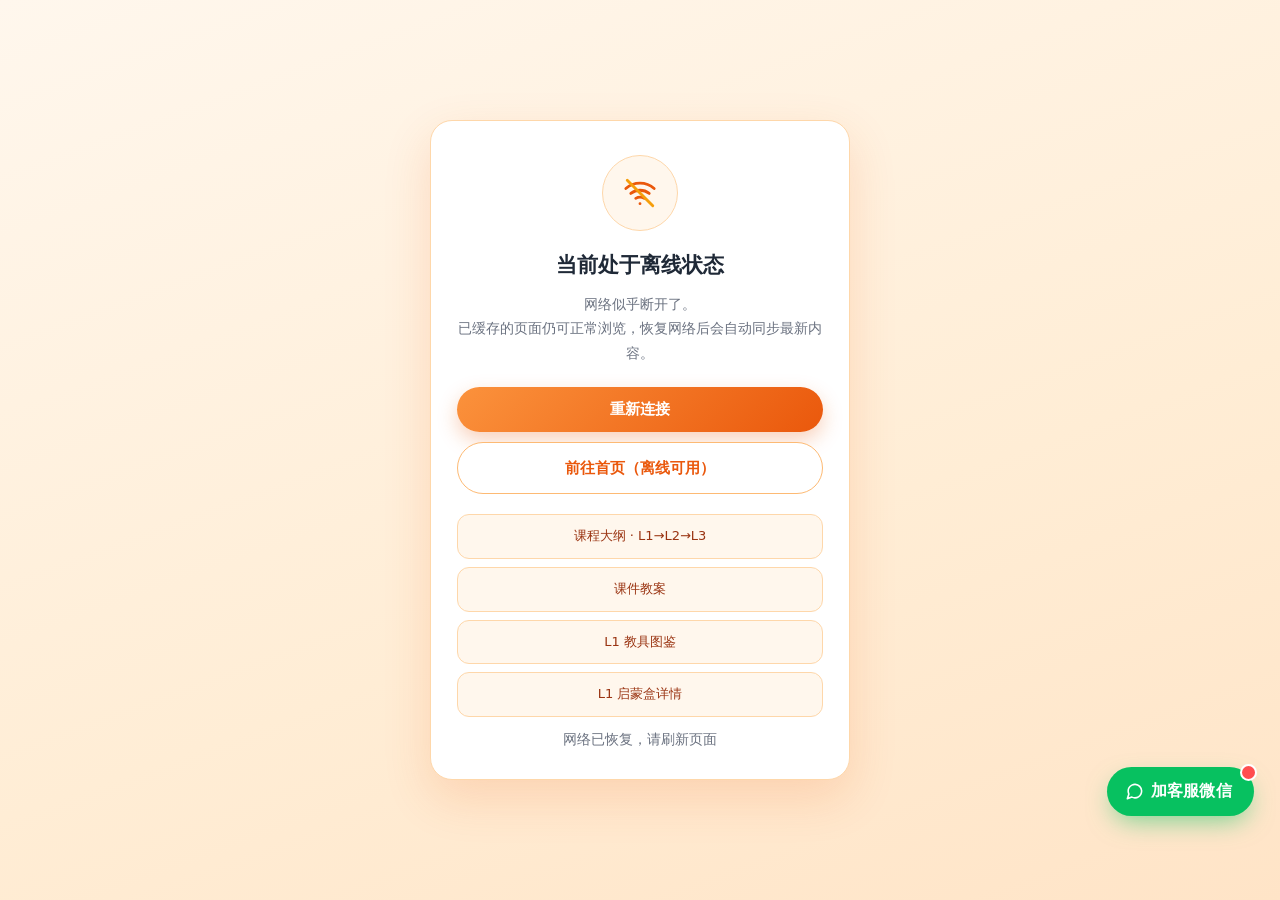
<file: offline.html>
<!DOCTYPE html>
<html lang="zh-CN">
<head>
  <meta charset="UTF-8">
  <meta name="viewport" content="width=device-width, initial-scale=1, viewport-fit=cover">
  <title>离线模式 · 优尔启蒙</title>
  <meta name="description" content="当前无网络，可查看已缓存的优尔启蒙内容。">
  <meta name="theme-color" content="#ea580c">
  <meta name="apple-mobile-web-app-capable" content="yes">
  <meta name="apple-mobile-web-app-title" content="优尔启蒙">
  <link rel="manifest" href="manifest.webmanifest">
  <link rel="icon" href="icons/icon-192.png">
  <link rel="apple-touch-icon" href="icons/apple-touch-icon.png">
  <link rel="stylesheet" href="styles.css">
  <script src="app.js" defer></script>
  <style>
    .off-page {
      min-height: 100vh;
      background: linear-gradient(160deg, #fff7ed 0%, #ffedd5 60%, #ffe4c7 100%);
      display: flex; align-items: center; justify-content: center;
      padding: 24px 16px calc(24px + env(safe-area-inset-bottom));
    }
    .off-card {
      width: 100%; max-width: 420px;
      background: #fff; border: 1px solid #fed7aa;
      border-radius: 22px; padding: 34px 26px 28px;
      box-shadow: 0 18px 48px rgba(234, 88, 12, .16);
      text-align: center;
    }
    .off-ico {
      width: 76px; height: 76px; margin: 0 auto 18px;
      border-radius: 50%; display: grid; place-items: center;
      background: #fff7ed; border: 1px solid #fed7aa;
    }
    .off-card h1 { font-size: 21px; color: #1f2937; }
    .off-card p { margin-top: 10px; font-size: 13.5px; line-height: 1.8; color: #6b7280; }
    .off-actions { margin-top: 22px; display: grid; gap: 10px; }
    .off-btn {
      display: block; padding: 13px 18px; border-radius: 999px;
      background: linear-gradient(135deg, #fb923c, #ea580c);
      color: #fff; font-size: 15px; font-weight: 700;
      box-shadow: 0 8px 20px rgba(234, 88, 12, .28);
    }
    .off-btn.ghost {
      background: #fff; color: #ea580c; border: 1.5px solid #fdba74; box-shadow: none;
    }
    .off-list { margin-top: 20px; display: grid; gap: 8px; }
    .off-list a {
      display: block; font-size: 13px; color: #9a3412; background: #fff7ed;
      border: 1px solid #fed7aa; border-radius: 12px; padding: 11px 14px;
    }
    .off-state { margin-top: 16px; font-size: 12px; color: #9ca3af; }
  </style>
</head>
<body>
  <div class="off-page">
    <div class="off-card">
      <div class="off-ico" aria-hidden="true">
        <svg viewBox="0 0 24 24" width="34" height="34" fill="none" stroke="#ea580c" stroke-width="2" stroke-linecap="round">
          <path d="M2 8.8a15 15 0 0 1 20 0"/>
          <path d="M5.5 12.3a10.5 10.5 0 0 1 13 0"/>
          <path d="M9 15.8a6 6 0 0 1 6 0"/>
          <path d="M12 19.5h.01"/>
          <path d="M3 3l18 18" stroke="#f59e0b"/>
        </svg>
      </div>
      <h1>当前处于离线状态</h1>
      <p>网络似乎断开了。<br>已缓存的页面仍可正常浏览，恢复网络后会自动同步最新内容。</p>
      <div class="off-actions">
        <button class="off-btn" type="button" id="retryBtn">重新连接</button>
        <a class="off-btn ghost" href="index.html">前往首页（离线可用）</a>
      </div>
      <div class="off-list">
        <a href="syllabus.html">课程大纲 · L1→L2→L3</a>
        <a href="courseware.html">课件教案</a>
        <a href="tools.html">L1 教具图鉴</a>
        <a href="detail.html?id=C01">L1 启蒙盒详情</a>
      </div>
      <p class="off-state" id="state">正在检测网络…</p>
    </div>
  </div>
  <script>
    var state = document.getElementById('state');
    function sync() {
      state.textContent = navigator.onLine ? '网络已恢复，请刷新页面' : '仍未检测到网络连接';
    }
    window.addEventListener('online', sync);
    window.addEventListener('offline', sync);
    sync();
    document.getElementById('retryBtn').addEventListener('click', function () {
      if (navigator.onLine) location.reload();
      else { state.textContent = '仍未检测到网络连接'; }
    });
    if ('serviceWorker' in navigator) navigator.serviceWorker.register('sw.js').catch(function () {});
  </script>
</body>
</html>
</file>
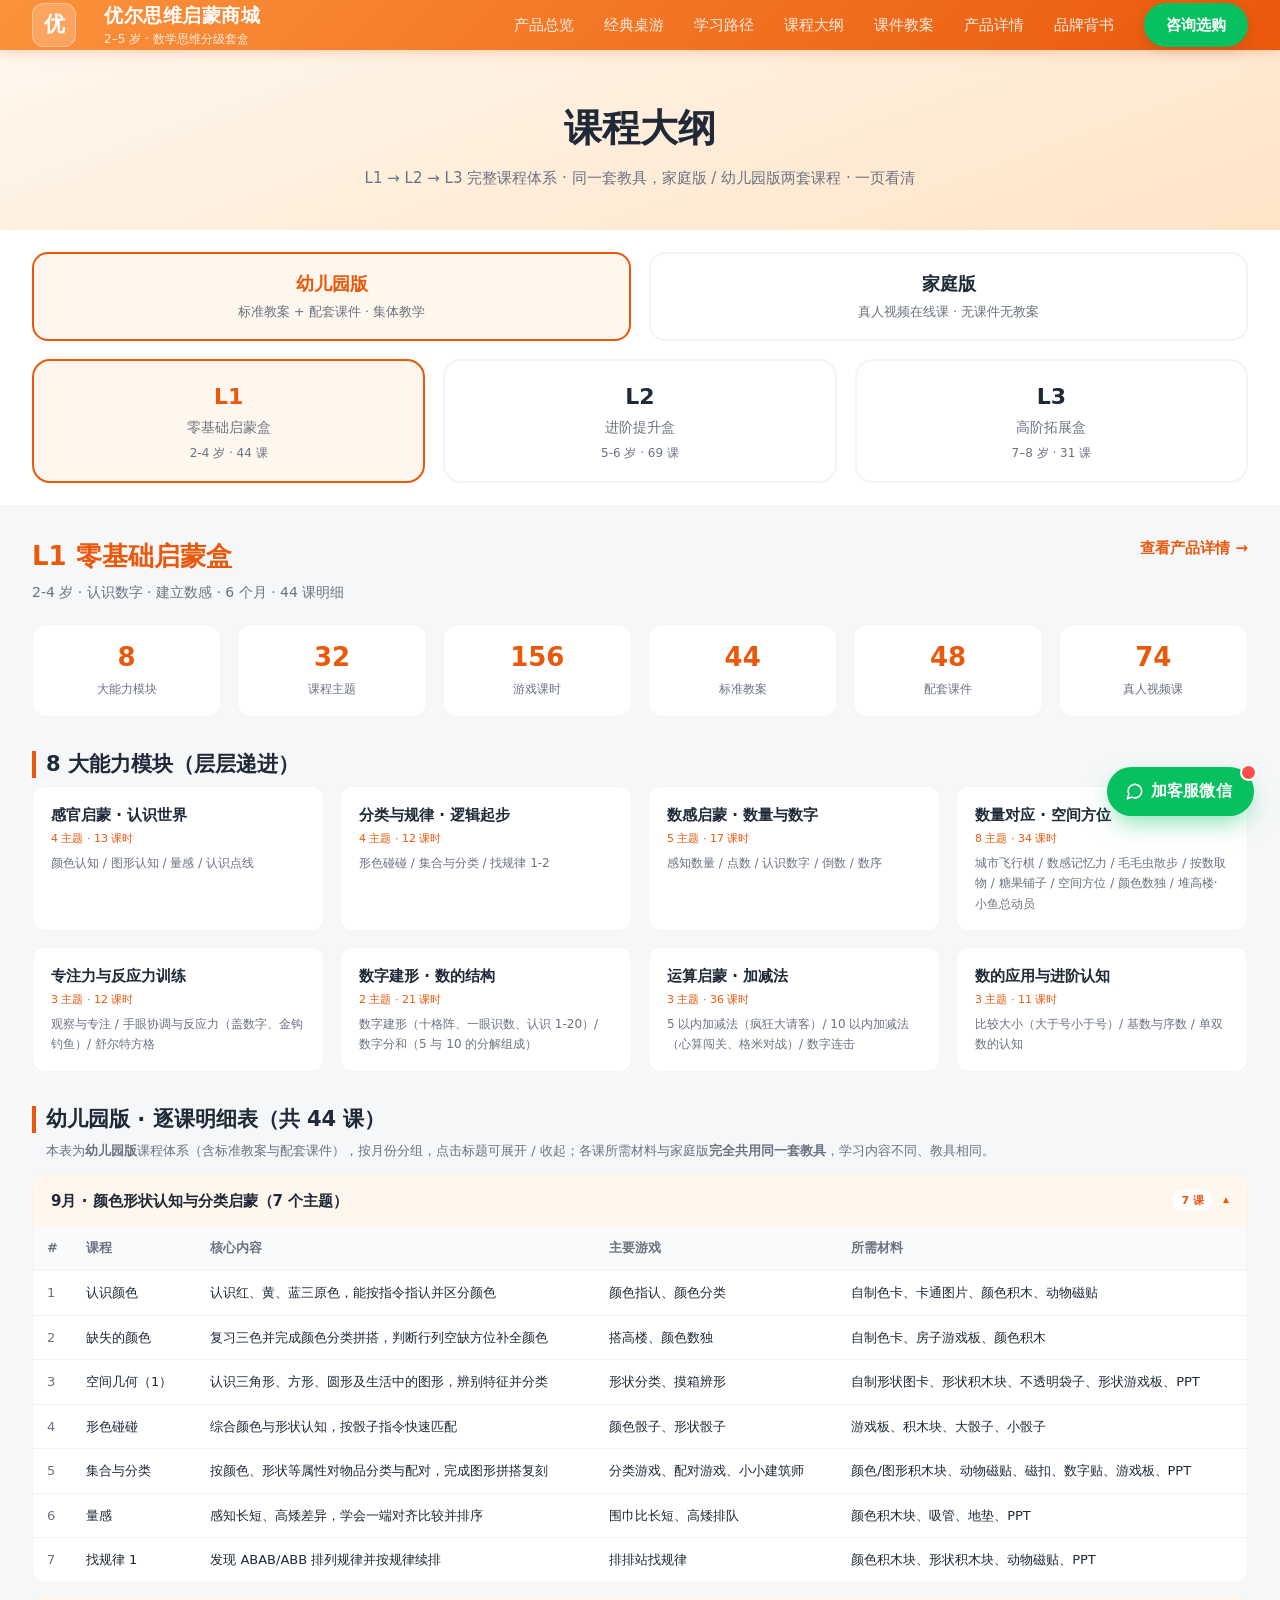
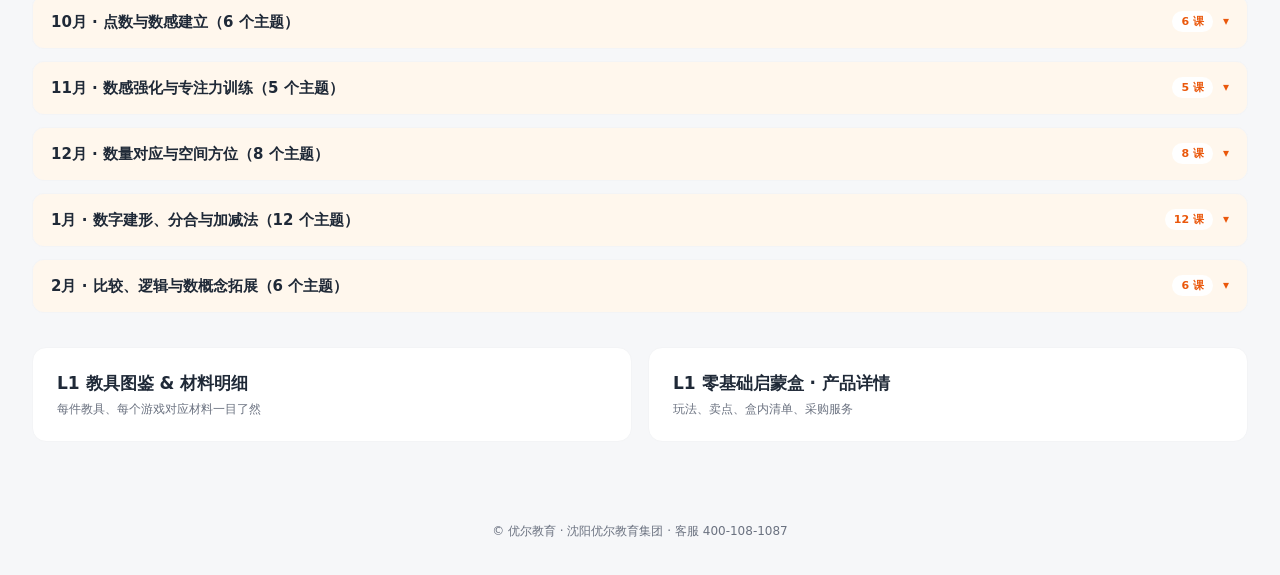
<file: syllabus.html>
<!DOCTYPE html>
<html lang="zh-CN" data-page-node-id="Ud3VevGjliAZeBD1GJKzrS">
<head data-page-node-id="G6OELEC5iUL54GMCzW3gx1">
<meta charset="UTF-8" data-page-node-id="gLH7q0wJ2bcEy97nD4dUy5">
<meta name="viewport" content="width=device-width, initial-scale=1, viewport-fit=cover" data-page-node-id="jG1srSxZauWLK9jpGJigQK">
<title>课程大纲 · L1/L2/L3 完整课程体系 — 优尔数学思维启蒙盒</title>
<meta name="description" content="优尔 L1/L2/L3 三阶段课程大纲：幼儿园版（标准教案 + 配套课件）逐课明细，与家庭版（真人视频在线课、无课件无教案）版块结构，按版本切换查看。" data-page-node-id="a3GiSiBNut6jHrV7QOL5EQ">
<link rel="manifest" href="manifest.webmanifest" data-page-node-id="8Q6ZjrPbgSNe3qdDMpOX56">
<link rel="icon" href="icons/icon-192.png" data-page-node-id="9DA9nGoULl6AwqBsmSqAaZ">
<link rel="apple-touch-icon" href="icons/apple-touch-icon.png" data-page-node-id="gcFAxIgjuvkRl3PWjEJFCP">
<meta name="theme-color" content="#ea580c" data-page-node-id="Szb6pkNZTrAUwFIivc1DYW">
<meta name="apple-mobile-web-app-capable" content="yes" data-page-node-id="4ouAs8fjroIlsqsY2s74Bn">
<meta name="apple-mobile-web-app-status-bar-style" content="default" data-page-node-id="xTboGr8BYNzDHFQAJgda2J">
<meta name="apple-mobile-web-app-title" content="优尔启蒙" data-page-node-id="ZPTNNgbSidfTTm6NQTg7e6">
<link rel="stylesheet" href="styles.css" data-page-node-id="pF4Muhwz24CoBkO08JzUJn">
<link rel="stylesheet" href="desktop.css" data-page-node-id="SPJq9WrebLREn2APTH2LAd">
<style>
/* ===== 课程大纲页专用样式 ===== */
.syl-l1 { --lv: #ea580c; --lv-soft: #fff7ed; --lv-line: #fed7aa; }
.syl-l2 { --lv: #16a34a; --lv-soft: #f0fdf4; --lv-line: #bbf7d0; }
.syl-l3 { --lv: #dc2626; --lv-soft: #fef2f2; --lv-line: #fecaca; }

.syl-wrap { max-width: 520px; margin: 0 auto; padding: 0 16px; }

.syl-hero {
  background: linear-gradient(160deg, #fff7ed 0%, #ffe4c7 100%);
  padding: 28px 0 24px; text-align: center;
}
.syl-hero h1 { font-size: 25px; color: var(--ink); }
.syl-hero p { font-size: 13px; color: var(--ink-2); margin-top: 8px; }

.syl-switch { background: #fff; padding: 16px 0; border-bottom: 1px solid var(--line); }
.ver-tabs { display: grid; grid-template-columns: repeat(2, 1fr); gap: 10px; margin-bottom: 10px; }
.ver-tab {
  display: block; text-align: center; padding: 10px 8px;
  border: 2px solid var(--line); border-radius: 14px; background: #fff;
  transition: border-color .2s, background .2s;
}
.ver-tab b { display: block; font-size: 15px; color: var(--ink); }
.ver-tab span { display: block; font-size: 11px; color: var(--ink-2); margin-top: 3px; }
.ver-tab.on.kinder { border-color: var(--brand); background: #fff7ed; }
.ver-tab.on.kinder b { color: var(--brand); }
.ver-tab.on.home { border-color: #2563eb; background: #eff6ff; }
.ver-tab.on.home b { color: #2563eb; }
.lv-tabs { display: grid; grid-template-columns: repeat(3, 1fr); gap: 10px; }

/* ===== 家庭版（视频在线课）视图 ===== */
.syl-home-grid { display: grid; grid-template-columns: repeat(2, 1fr); gap: 10px; margin-top: 12px; }
.syl-home-board {
  background: #eff6ff; border: 1px solid #bfdbfe; border-radius: 12px;
  padding: 12px 10px; text-align: center;
}
.syl-home-board b { display: block; font-size: 14px; color: #1e3a8a; line-height: 1.4; }
.syl-home-board em { display: block; font-style: normal; font-size: 12px; font-weight: 700; color: #2563eb; margin-top: 4px; }
.syl-home-total {
  margin-top: 12px; background: #fff; border: 1px solid var(--line);
  border-radius: 12px; padding: 12px; text-align: center;
}
.syl-home-total b { display: block; font-size: 19px; color: #2563eb; line-height: 1.3; }
.syl-home-total span { font-size: 11px; color: var(--ink-2); }
.syl-home-callout {
  background: #eff6ff; border: 1px solid #bfdbfe; border-radius: 12px; padding: 14px 16px;
}
.syl-home-callout b { display: block; font-size: 14px; color: #1e3a8a; }
.syl-home-callout span { display: block; font-size: 12px; color: #1e40af; line-height: 1.8; margin-top: 5px; }
.lv-tab {
  display: block; text-align: center; padding: 12px 8px;
  border: 2px solid var(--line); border-radius: 14px; background: #fff;
  transition: border-color .2s, background .2s;
}
.lv-tab b { display: block; font-size: 17px; color: var(--ink); }
.lv-tab span { display: block; font-size: 12px; color: var(--ink-2); margin-top: 2px; }
.lv-tab em { display: block; font-size: 11px; color: var(--ink-2); font-style: normal; margin-top: 5px; }
.lv-tab.on.lv-l1 { border-color: var(--brand); background: #fff7ed; }
.lv-tab.on.lv-l1 b { color: var(--brand); }
.lv-tab.on.lv-l2 { border-color: #16a34a; background: #f0fdf4; }
.lv-tab.on.lv-l2 b { color: #16a34a; }
.lv-tab.on.lv-l3 { border-color: #dc2626; background: #fef2f2; }
.lv-tab.on.lv-l3 b { color: #dc2626; }

.syl-main { padding: 20px 0 10px; }
.syl-block { margin-bottom: 26px; }
.syl-stage-head { display: flex; align-items: flex-start; justify-content: space-between; gap: 12px; flex-wrap: wrap; }
.syl-stage-head h2 { font-size: 20px; color: var(--lv); }
.syl-stage-head p { font-size: 12px; color: var(--ink-2); margin-top: 4px; }
.syl-go { font-size: 13px; font-weight: 700; color: var(--lv); white-space: nowrap; }

.syl-stats { display: grid; grid-template-columns: repeat(3, 1fr); gap: 8px; margin-top: 14px; }
.syl-stat { background: #fff; border: 1px solid var(--line); border-radius: 12px; padding: 10px 8px; text-align: center; }
.syl-stat b { display: block; font-size: 19px; color: var(--lv); line-height: 1.3; }
.syl-stat span { font-size: 11px; color: var(--ink-2); }

.syl-h2 { font-size: 17px; margin-bottom: 6px; padding-left: 10px; border-left: 4px solid var(--lv); line-height: 1.3; }
.syl-note { font-size: 12px; color: var(--ink-2); margin: 0 0 12px 14px; }

.syl-mods { display: grid; gap: 10px; }
.syl-mod { background: #fff; border: 1px solid var(--line); border-radius: 12px; padding: 12px 14px; }
.syl-mod b { display: block; font-size: 14px; }
.syl-mod em { display: block; font-size: 11px; color: var(--lv); font-style: normal; margin-top: 3px; }
.syl-mod span { display: block; font-size: 12px; color: var(--ink-2); margin-top: 5px; line-height: 1.7; }

.syl-group { background: #fff; border: 1px solid var(--line); border-radius: 12px; margin-bottom: 12px; overflow: hidden; }
.syl-group > summary {
  list-style: none; cursor: pointer; display: flex; align-items: center; gap: 10px;
  padding: 12px 14px; background: var(--lv-soft);
  font-weight: 700; font-size: 14px; color: var(--ink);
}
.syl-group > summary::-webkit-details-marker { display: none; }
.syl-group > summary::after {
  content: "▾"; flex: none; color: var(--lv); font-size: 12px; transition: transform .2s;
}
.syl-group[open] > summary::after { transform: rotate(180deg); }
.sg-title { flex: 1; min-width: 0; }
.sg-count { font-style: normal; font-size: 11px; font-weight: 700; color: var(--lv); background: #fff; border-radius: 999px; padding: 2px 9px; flex: none; }

.syl-tablewrap { overflow-x: auto; }
.syl-table { width: 100%; border-collapse: collapse; font-size: 13px; min-width: 660px; }
.syl-table th {
  background: #f9fafb; text-align: left; font-weight: 700; color: var(--ink-2);
  padding: 9px 10px; border-bottom: 2px solid var(--line); white-space: nowrap;
}
.syl-table td { padding: 9px 10px; border-bottom: 1px solid var(--line); vertical-align: top; line-height: 1.65; }
.syl-table tbody tr:last-child td { border-bottom: none; }
.syl-table td:first-child { color: var(--ink-2); width: 34px; }

.syl-next { display: grid; gap: 12px; }
.syl-next-card {
  display: block; background: #fff; border: 1px solid var(--line);
  border-radius: 14px; padding: 16px 18px; transition: box-shadow .2s, transform .2s;
}
.syl-next-card b { display: block; font-size: 15px; }
.syl-next-card span { display: block; font-size: 12px; color: var(--ink-2); margin-top: 3px; }
.syl-next-card:hover { box-shadow: 0 8px 24px rgba(0,0,0,.07); transform: translateY(-2px); }

.syl-foot { text-align: center; padding: 26px 16px 34px; font-size: 12px; color: var(--ink-2); }

/* 手机端：表格转卡片式 */
@media (max-width: 759px) {
  .syl-table { min-width: 0; }
  .syl-table thead { display: none; }
  .syl-table, .syl-table tbody, .syl-table tr, .syl-table td { display: block; width: 100%; }
  .syl-table tr { padding: 10px 12px; border-bottom: 1px solid var(--line); }
  .syl-table tr:last-child { border-bottom: none; }
  .syl-table td { border: none; padding: 3px 0; display: flex; gap: 10px; }
  .syl-table td::before { content: attr(data-label); flex: none; width: 58px; color: var(--ink-2); font-size: 12px; }
  .syl-table td:first-child { width: auto; }
}

/* 平板 */
@media (min-width: 760px) {
  .syl-wrap { max-width: 900px; padding: 0 24px; }
  .syl-hero { padding: 34px 0 28px; }
  .syl-hero h1 { font-size: 30px; }
  .syl-stats { grid-template-columns: repeat(6, 1fr); gap: 12px; }
  .syl-mods { grid-template-columns: repeat(2, 1fr); gap: 12px; }
  .syl-next { grid-template-columns: repeat(2, 1fr); }
  .ver-tab { padding: 12px 10px; }
  .ver-tab b { font-size: 16px; }
  .ver-tab span { font-size: 12px; }
  .syl-home-grid { gap: 12px; }
}

/* 宽屏横版 */
@media (min-width: 1200px) {
  .syl-wrap { max-width: 1360px; padding: 0 32px; }
  .syl-hero { padding: 48px 0 40px; }
  .syl-hero h1 { font-size: 38px; }
  .syl-hero p { font-size: 15px; }
  .syl-switch { padding: 22px 0; }
  .lv-tabs { gap: 18px; }
  .lv-tab { padding: 18px 14px; border-radius: 18px; }
  .lv-tab b { font-size: 22px; }
  .lv-tab span { font-size: 14px; }
  .lv-tab em { font-size: 12px; }
  .syl-main { padding: 30px 0 20px; }
  .syl-block { margin-bottom: 34px; }
  .syl-stage-head h2 { font-size: 26px; }
  .syl-stage-head p { font-size: 14px; }
  .syl-go { font-size: 15px; }
  .syl-stats { gap: 16px; margin-top: 20px; }
  .syl-stat { padding: 16px 12px; border-radius: 14px; }
  .syl-stat b { font-size: 26px; }
  .syl-stat span { font-size: 12px; }
  .syl-h2 { font-size: 21px; margin-bottom: 8px; }
  .syl-note { font-size: 13px; }
  .syl-mods { grid-template-columns: repeat(4, 1fr); gap: 16px; }
  .syl-mod { padding: 16px 18px; }
  .ver-tab { padding: 16px 14px; border-radius: 16px; }
  .ver-tab b { font-size: 18px; }
  .ver-tab span { font-size: 13px; }
  .ver-tabs { gap: 18px; margin-bottom: 18px; }
  .syl-home-grid { gap: 16px; }
  .syl-home-board { padding: 18px 16px; }
  .syl-home-board b { font-size: 16px; }
  .syl-home-board em { font-size: 13px; }
  .syl-home-callout { padding: 20px 24px; }
  .syl-home-callout b { font-size: 16px; }
  .syl-home-callout span { font-size: 13px; }
  .syl-mod b { font-size: 15px; }
  .syl-group > summary { padding: 14px 18px; font-size: 15px; }
  .syl-table { font-size: 13px; }
  .syl-table th { padding: 11px 14px; }
  .syl-table td { padding: 11px 14px; }
  .syl-next { grid-template-columns: repeat(2, 1fr); gap: 16px; }
  .syl-next-card { padding: 22px 24px; }
  .syl-next-card b { font-size: 17px; }
}
</style>
  <script src="app.js" defer></script>
</head>
<body class="syl syl-l1" data-page-node-id="KjcsLGQET92W2BlW7q0GqX">
<div class="offline-tip" id="offlineTip" data-page-node-id="KU2f4K5FHVycxxlOPtfTRN">当前处于离线模式 · 内容已缓存</div>

<nav class="topbar" data-page-node-id="2R59P9je1bswf8QGcKHd6M">
  <div class="topbar-inner" data-page-node-id="Y8qoEZ5fuRUYg3hdlFtiK5">
    <a href="index.html" class="logo" data-page-node-id="fBKaifmBgc6hC40oGrD2JF">优</a>
    <div class="titles" data-page-node-id="okpZ3NiWhFjNJpSh5Hfq3T">
      <b data-page-node-id="dCXpBV0R5vFsTt3PsUOPAe">优尔思维启蒙商城</b>
      <span data-page-node-id="QgKUCaPXC40XuH9gEk3TMv">2–5 岁 · 数学思维分级套盒</span>
    </div>
    <nav class="nav-menu" data-page-node-id="ep9owzM4z4jiKWSlp375N2">
      <a href="index.html#products" data-page-node-id="c6nYQ1FeBYjs3dZvjHJuCb">产品总览</a>
      <a href="index.html#games" data-page-node-id="QsYG0cmSgeiu8QxRxPn09P">经典桌游</a>
      <a href="index.html#path" data-page-node-id="FITUL5nOJqHESDpBu1oww1">学习路径</a>
      <a href="syllabus.html" data-page-node-id="ABrv9WmvGCy67GLE4Lg7wr">课程大纲</a>
      <a href="courseware.html" data-page-node-id="ABrv9WmvGCy67GLE4Lg7wr">课件教案</a>
      <a href="detail.html?id=C01" data-page-node-id="VWVYKASQFGIpwpdO85me9D">产品详情</a>
      <a href="index.html#why" data-page-node-id="tyrmOwjrXYEHZDT8he0NUt">品牌背书</a>
      <a href="javascript:void(0)" class="nav-cta nav-cta-wx" data-wx-open data-page-node-id="fbSLHM8Ht3M2unVblIKXNE">咨询选购</a>
    </nav>
  </div>
</nav>

<header class="syl-hero" data-page-node-id="MigxWW4bp07CGHFh1uVhR7">
  <div class="syl-wrap" data-page-node-id="Md45tQCZKs3kz0sKqnWdhH">
    <h1 data-page-node-id="nRg2RSKkzuimJbE5xMbv2W">课程大纲</h1>
    <p data-page-node-id="0kUAXVD2W2OehlNZlzOy8O">L1 → L2 → L3 完整课程体系 · 同一套教具，家庭版 / 幼儿园版两套课程 · 一页看清</p>
  </div>
</header>

<section class="syl-switch" data-page-node-id="coDhajlR8GzsyGIlEDYflK">
  <div class="syl-wrap" data-page-node-id="APrHDkOyrc2r6sOeiPHtXK">
    <div class="ver-tabs" id="verTabs" data-page-node-id="xHrlMSj2h1MJ4n81xo8aJV"></div>
    <div class="lv-tabs" id="lvTabs" data-page-node-id="3Zou6CO2V5ljF04rpMC6Lp"></div>
  </div>
</section>

<main class="syl-main" data-page-node-id="9JRaVbZxEsZE4tmDlGO1Zi">
  <div class="syl-wrap" id="sylBody" data-page-node-id="xlgCVDUiOUeu73GmDek1a4"></div>
</main>

<footer class="syl-foot" data-page-node-id="pmW8lTjDrb2hHNZwHjjqDl">© 优尔教育 · 沈阳优尔教育集团 · 客服 400-108-1087</footer>

<script src="syllabus-data.js"></script>
<script>
(function () {
  const COL_LABEL = { seq: '#', month: '月份', course: '课程', content: '核心内容', games: '主要游戏', materials: '所需材料' };

  function esc(v) {
    return String(v == null ? '' : v)
      .replace(/&/g, '&amp;').replace(/</g, '&lt;').replace(/>/g, '&gt;');
  }
  function cell(it, c) {
    const v = it[c];
    if (v === null || v === undefined || v === '') return '—';
    return esc(v);
  }
  function totalItems(s) {
    return s.groups.reduce(function (a, g) { return a + g.items.length; }, 0);
  }
  function lvParam() {
    const q = (new URLSearchParams(location.search).get('lv') || '').toUpperCase();
    return SYLLABUS[q] ? q : 'L1';
  }
  function verParam() {
    const v = (new URLSearchParams(location.search).get('v') || '').toLowerCase();
    return v === 'home' ? 'home' : 'kinder';
  }
  function verName(k) { return k === 'home' ? '家庭版' : '幼儿园版'; }
  function lvHref(lv, ver) { return '?lv=' + lv + (ver === 'home' ? '&v=home' : ''); }
  function renderVerTabs(active) {
    const list = [
      { k: 'kinder', t: '幼儿园版', s: '标准教案 + 配套课件 · 集体教学' },
      { k: 'home', t: '家庭版', s: '真人视频在线课 · 无课件无教案' }
    ];
    document.getElementById('verTabs').innerHTML = list.map(function (x) {
      return '<a class="ver-tab ' + x.k + (x.k === active ? ' on' : '') + '" href="' +
        lvHref(lvParam(), x.k) + '" data-v="' + x.k + '">' +
        '<b>' + x.t + '</b><span>' + x.s + '</span></a>';
    }).join('');
  }
  function unitOf(lv) { return lv === 'L3' ? '个学期' : '个月'; }
  function groupUnit(lv) { return lv === 'L3' ? '学期' : '月份'; }
  function toolsPage(lv) { return lv === 'L1' ? 'tools.html' : 'tools-' + lv.toLowerCase() + '.html'; }

  function renderTabs(active, ver) {
    document.getElementById('lvTabs').innerHTML = SYLLABUS_ORDER.map(function (lv) {
      const s = SYLLABUS[lv];
      const cls = 'lv-tab lv-' + lv.toLowerCase() + (lv === active ? ' on' : '');
      return '<a class="' + cls + '" href="' + lvHref(lv, ver) + '" data-lv="' + lv + '">' +
        '<b>' + esc(s.level) + '</b>' +
        '<span>' + esc(s.name.replace(/^L\d\s*/, '')) + '</span>' +
        '<em>' + esc(s.age) + ' · ' + totalItems(s) + ' 课</em>' +
        '</a>';
    }).join('');
  }

  /* 家庭版视图：视频在线课，无课件无教案，仅展示版块结构 */
  function renderHome(lv, s) {
    const h = s.home;
    const boards = h.boards.map(function (b) {
      return '<div class="syl-home-board"><b>' + esc(b.name) + '</b>' +
        (b.count ? '<em>' + esc(b.count) + '</em>' : '') + '</div>';
    }).join('');
    const total = h.total
      ? '<div class="syl-home-total"><b>' + esc(h.total) + '</b><span>家庭版视频课总量</span></div>'
      : '';

    document.getElementById('sylBody').innerHTML =
      '<section class="syl-block">' +
        '<div class="syl-stage-head">' +
          '<div><h2>' + esc(s.name) + ' · 家庭版</h2>' +
          '<p>' + esc(s.age) + ' · ' + esc(h.title) + ' · 家长在家陪玩</p></div>' +
          '<a class="syl-go" href="detail.html?id=' + esc(s.productId) + '&tab=curriculum">查看产品详情 →</a>' +
        '</div>' +
      '</section>' +

      '<section class="syl-block">' +
        '<h2 class="syl-h2">版块结构</h2>' +
        '<p class="syl-note">' + esc(h.planNote) + ' · 盒内教具、材料与图鉴与幼儿园版完全共享</p>' +
        '<div class="syl-home-grid">' + boards + '</div>' +
        total +
      '</section>' +

      '<section class="syl-block">' +
        '<div class="syl-home-callout">' +
          '<b>' + esc(h.planNote) + '</b>' +
          '<span>家庭版课程为<b>视频在线学习</b>，<b>不含</b>幼儿园版那样的标准教案与配套课件；家长跟着视频引导即可，无需备课。' +
          '<br>' + esc(h.disclaimer) + '</span>' +
        '</div>' +
      '</section>' +

      '<section class="syl-block syl-next">' +
        '<a class="syl-next-card" href="' + toolsPage(lv) + '"><b>' + esc(s.level) + ' 教具图鉴 &amp; 材料明细</b>' +
        '<span>每件教具、每个游戏对应材料一目了然</span></a>' +
        '<a class="syl-next-card" href="detail.html?id=' + esc(s.productId) + '&tab=curriculum"><b>' + esc(s.name) + ' · 产品详情</b>' +
        '<span>家庭版 / 幼儿园版两套课程体系对比</span></a>' +
      '</section>';
  }

  function renderBody(lv, ver) {
    const s = SYLLABUS[lv];
    if (ver === 'home' && s.home) { renderHome(lv, s); return; }
    const items = totalItems(s);
    const groups = s.groups.length;

    const statsHtml = s.stats.map(function (x) {
      return '<div class="syl-stat"><b>' + esc(x.n) + '</b><span>' + esc(x.l) + '</span></div>';
    }).join('');

    const modulesHtml = s.modules.map(function (m) {
      return '<div class="syl-mod"><b>' + esc(m.name) + '</b>' +
        (m.sub ? '<em>' + esc(m.sub) + '</em>' : '') +
        '<span>' + esc(m.items) + '</span></div>';
    }).join('');

    const groupsHtml = s.groups.map(function (g, i) {
      const head = s.columns.map(function (c) { return '<th>' + COL_LABEL[c] + '</th>'; }).join('');
      const rows = g.items.map(function (it) {
        return '<tr>' + s.columns.map(function (c) {
          return '<td data-label="' + COL_LABEL[c] + '">' + cell(it, c) + '</td>';
        }).join('') + '</tr>';
      }).join('');
      return '<details class="syl-group"' + (i === 0 ? ' open' : '') + '>' +
        '<summary><span class="sg-title">' + esc(g.title) + '</span>' +
        '<em class="sg-count">' + g.items.length + ' 课</em></summary>' +
        '<div class="syl-tablewrap"><table class="syl-table">' +
        '<thead><tr>' + head + '</tr></thead><tbody>' + rows + '</tbody></table></div>' +
        '</details>';
    }).join('');

    document.getElementById('sylBody').innerHTML =
      '<section class="syl-block">' +
        '<div class="syl-stage-head">' +
          '<div><h2>' + esc(s.name) + '</h2>' +
          '<p>' + esc(s.age) + ' · ' + esc(s.goal) + ' · ' + groups + ' ' + unitOf(lv) + ' · ' + items + ' 课明细</p></div>' +
          '<a class="syl-go" href="detail.html?id=' + esc(s.productId) + '">查看产品详情 →</a>' +
        '</div>' +
        '<div class="syl-stats">' + statsHtml + '</div>' +
      '</section>' +

      '<section class="syl-block">' +
        '<h2 class="syl-h2">' + esc(s.modulesTitle) + '</h2>' +
        '<div class="syl-mods">' + modulesHtml + '</div>' +
      '</section>' +

      '<section class="syl-block">' +
        '<h2 class="syl-h2">幼儿园版 · 逐课明细表（共 ' + items + ' 课）</h2>' +
        '<p class="syl-note">本表为<b>幼儿园版</b>课程体系（含标准教案与配套课件），按' + groupUnit(lv) + '分组，点击标题可展开 / 收起；' +
        '各课所需材料与家庭版<b>完全共用同一套教具</b>，学习内容不同、教具相同。</p>' +
        groupsHtml +
      '</section>' +

      '<section class="syl-block syl-next">' +
        '<a class="syl-next-card" href="' + toolsPage(lv) + '"><b>' + esc(s.level) + ' 教具图鉴 &amp; 材料明细</b>' +
        '<span>每件教具、每个游戏对应材料一目了然</span></a>' +
        '<a class="syl-next-card" href="detail.html?id=' + esc(s.productId) + '"><b>' + esc(s.name) + ' · 产品详情</b>' +
        '<span>玩法、卖点、盒内清单、采购服务</span></a>' +
      '</section>';
  }

  function go(lv, push, ver) {
    ver = ver || verParam();
    if (push) history.pushState({ lv: lv, v: ver }, '', lvHref(lv, ver));
    document.body.className = 'syl syl-' + lv.toLowerCase();
    renderVerTabs(ver);
    renderTabs(lv, ver);
    renderBody(lv, ver);
    window.scrollTo({ top: 0, behavior: push ? 'smooth' : 'auto' });
  }

  document.getElementById('lvTabs').addEventListener('click', function (e) {
    const a = e.target.closest('a[data-lv]');
    if (!a) return;
    e.preventDefault();
    if (a.dataset.lv === lvParam()) return;
    go(a.dataset.lv, true, verParam());
  });

  document.getElementById('verTabs').addEventListener('click', function (e) {
    const a = e.target.closest('a[data-v]');
    if (!a) return;
    e.preventDefault();
    if (a.dataset.v === verParam()) return;
    go(lvParam(), true, a.dataset.v);
  });

  window.addEventListener('popstate', function (e) {
    go((e.state && e.state.lv) || lvParam(), false, (e.state && e.state.v) || verParam());
  });

  go(lvParam(), false);

  if (navigator.onLine === false) document.getElementById('offlineTip').style.display = 'block';
  window.addEventListener('online', function () { document.getElementById('offlineTip').style.display = 'none'; });
  window.addEventListener('offline', function () { document.getElementById('offlineTip').style.display = 'block'; });

  if ('serviceWorker' in navigator) navigator.serviceWorker.register('sw.js').catch(function () {});
})();
</script>
</body>
</html>
</file>
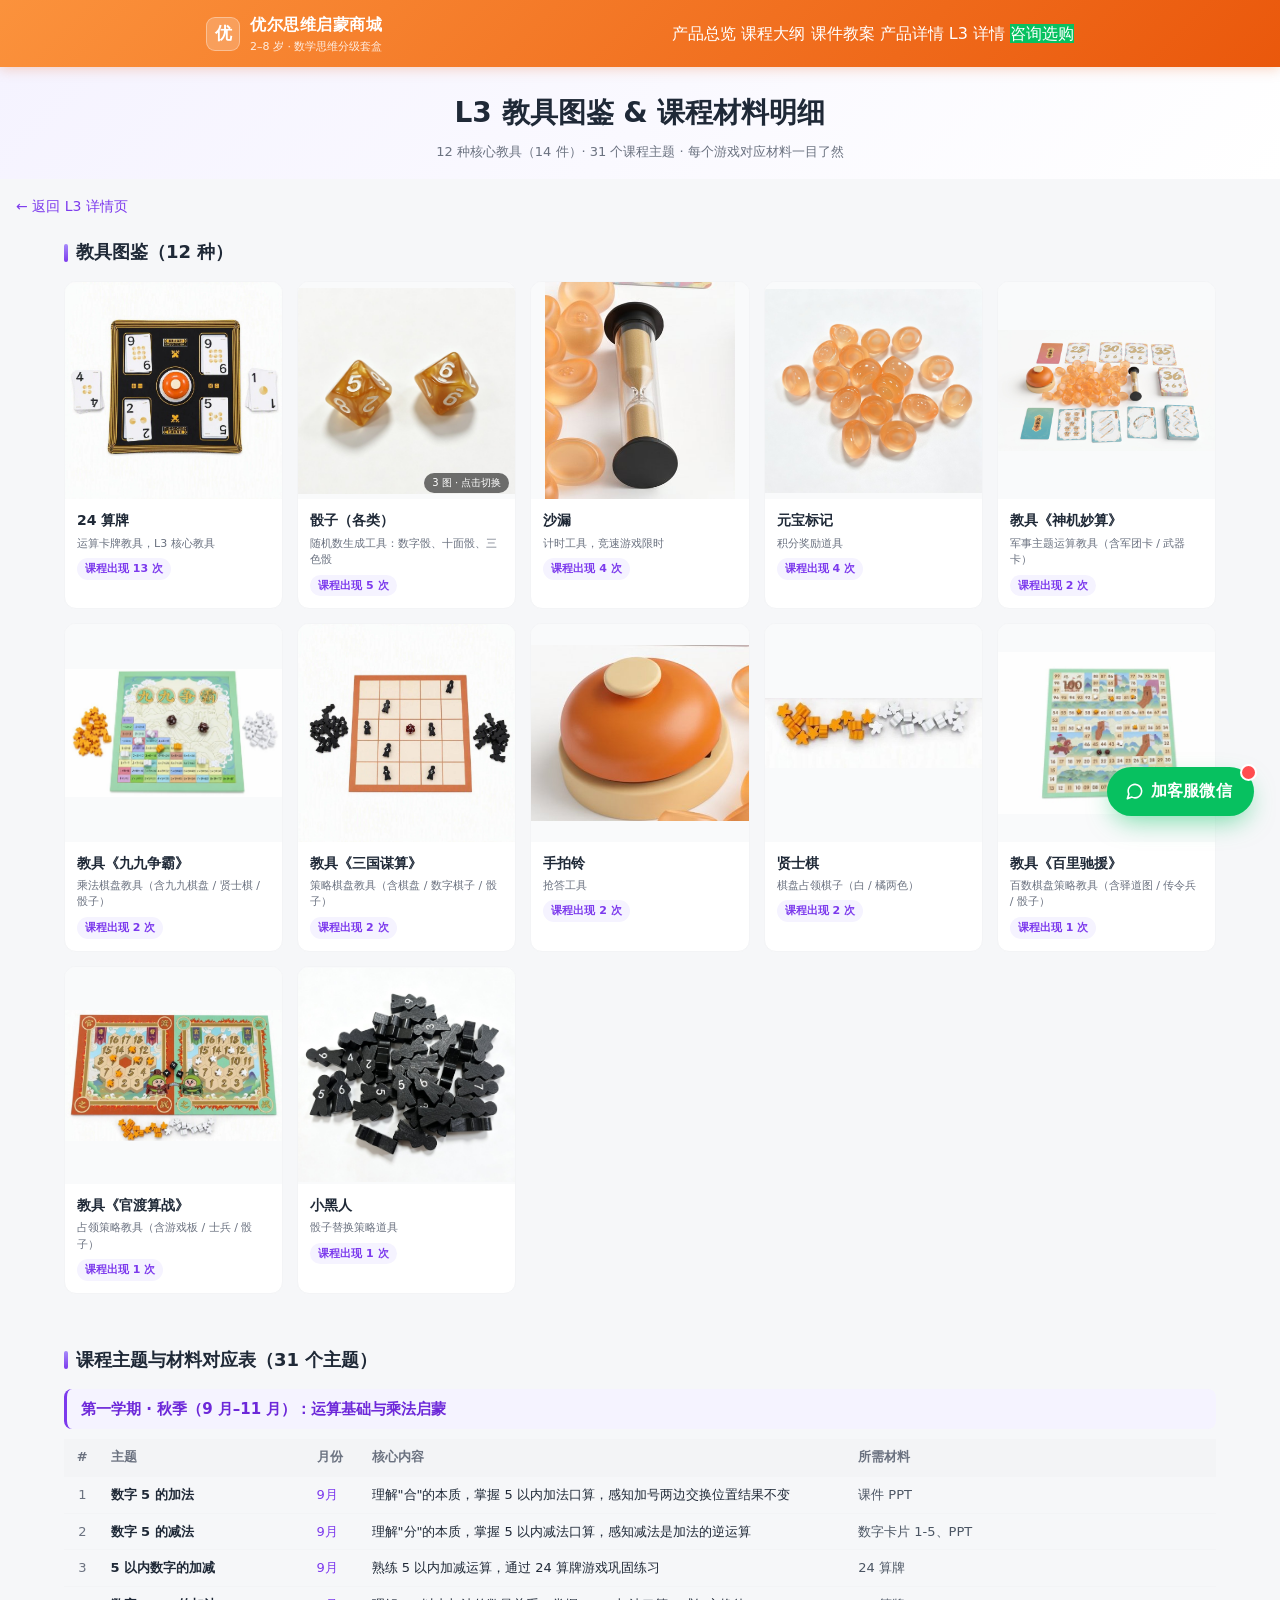
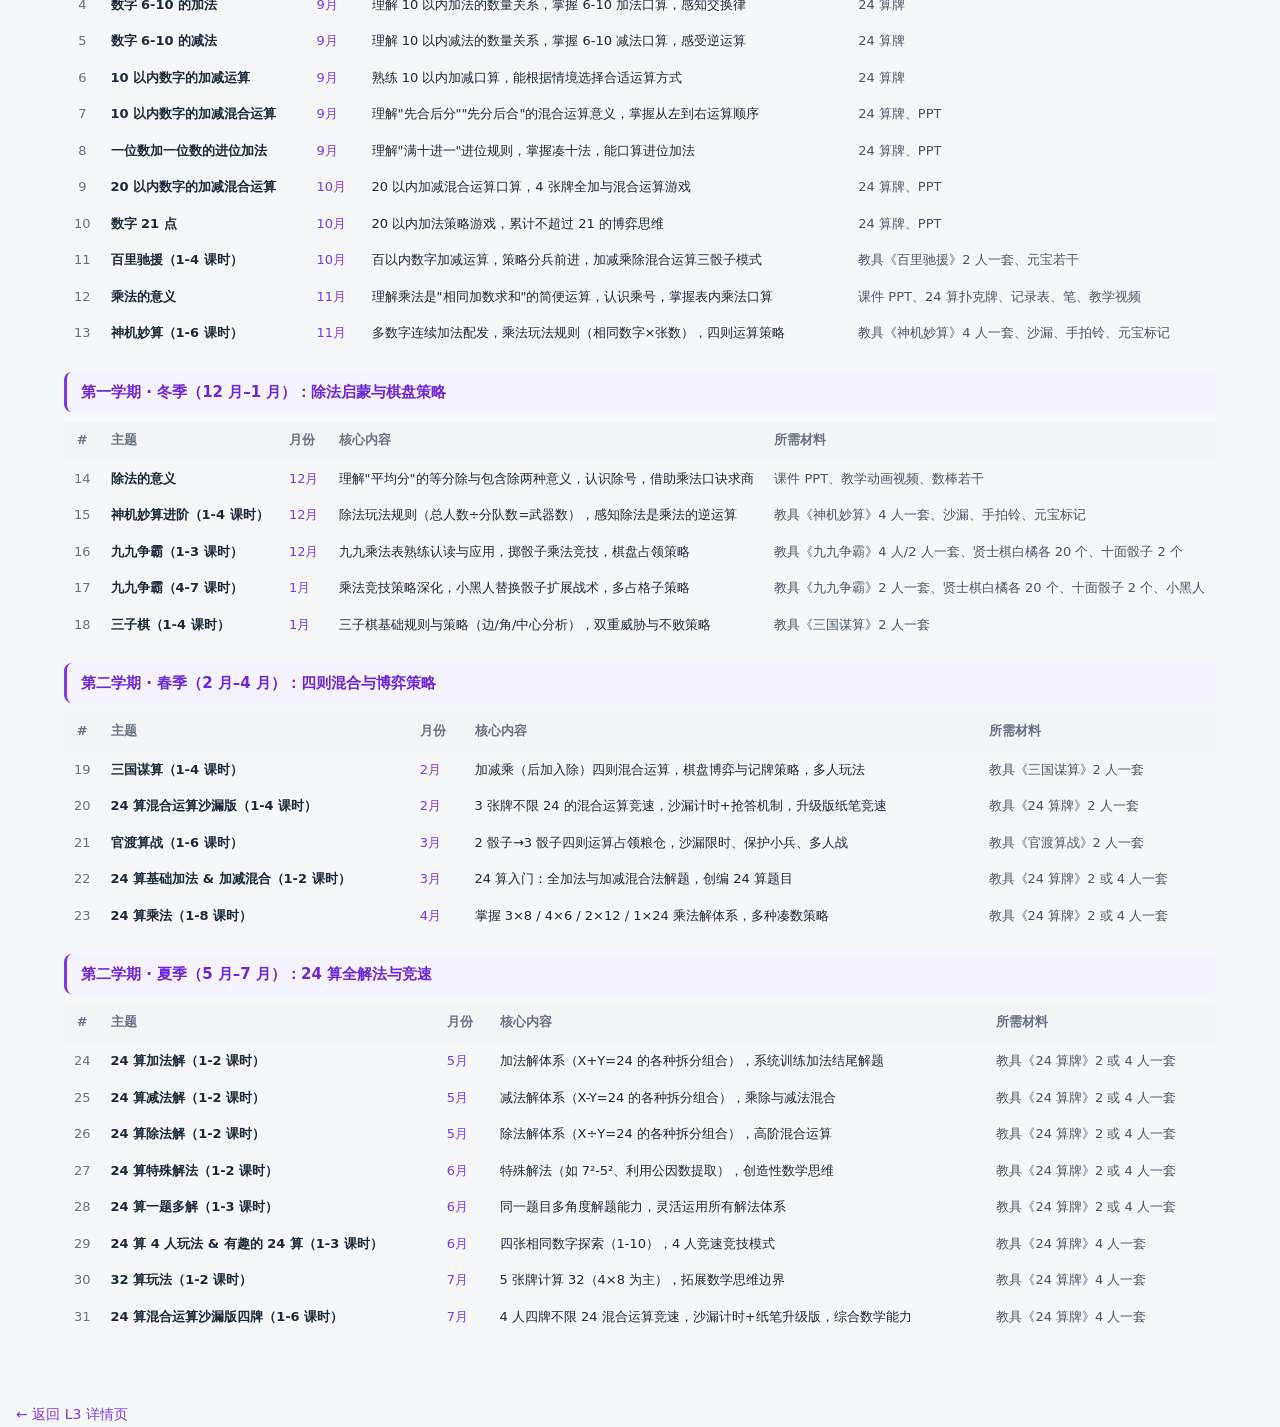
<file: tools-l3.html>
<!DOCTYPE html>
<html lang="zh-CN">
<head>
<meta charset="UTF-8">
<meta name="viewport" content="width=device-width, initial-scale=1, viewport-fit=cover">
<title>L3 教具图鉴 &amp; 课程材料明细 — 优尔启蒙</title>
<link rel="manifest" href="manifest.webmanifest">
  <link rel="apple-touch-icon" href="icons/apple-touch-icon.png">
<meta name="theme-color" content="#7c3aed">
  <meta name="apple-mobile-web-app-capable" content="yes">
  <meta name="apple-mobile-web-app-status-bar-style" content="default">
  <meta name="apple-mobile-web-app-title" content="优尔启蒙">
<link rel="stylesheet" href="styles.css">
<style>
/* ===== 教具图鉴页专用样式 ===== */
.tools-hero {
  background: linear-gradient(135deg, #f5f3ff 0%, #fff 100%);
  padding: 24px 16px 16px;
  text-align: center;
}
.tools-hero h1 { font-size: 22px; color: var(--ink); margin-bottom: 6px; }
.tools-hero p { font-size: 13px; color: var(--muted); }

.tools-section { max-width: 1200px; margin: 0 auto; padding: 0 16px 24px; }
.tools-section > h2 {
  font-size: 18px; margin: 20px 0 14px; color: var(--ink);
  display: flex; align-items: center; gap: 8px;
}
.tools-section > h2::before {
  content: ""; width: 4px; height: 18px; border-radius: 2px;
  background: linear-gradient(#a78bfa, #7c3aed);
}

/* 教具网格 */
.tool-grid {
  display: grid; gap: 14px;
  grid-template-columns: repeat(auto-fill, minmax(160px, 1fr));
}
.tool-card {
  border: 1px solid var(--line); border-radius: 12px; overflow: hidden;
  background: #fff; transition: box-shadow .2s;
}
.tool-card:hover { box-shadow: 0 4px 12px rgba(0,0,0,.08); }
.tool-card .tool-img {
  width: 100%; aspect-ratio: 1/1; background: #f9fafb;
  display: flex; align-items: center; justify-content: center; overflow: hidden;
}
.tool-card .tool-img img { width: 100%; height: 100%; object-fit: contain; }
.tool-card .tool-info { padding: 10px 12px 12px; }
.tool-card .tool-info b { font-size: 14px; color: var(--ink); display: block; margin-bottom: 4px; }
.tool-card .tool-info .aka { font-size: 11px; color: var(--muted); line-height: 1.5; }
.tool-card .tool-info .freq {
  display: inline-block; margin-top: 6px; font-size: 11px; font-weight: 600;
  color: #7c3aed; background: #f5f3ff; padding: 2px 8px; border-radius: 999px;
}
.multi-badge {
  position: absolute; right: 6px; bottom: 6px;
  background: rgba(0,0,0,.55); color: #fff; font-size: 10px;
  padding: 2px 8px; border-radius: 999px;
}

/* 学期分组卡片 */
.month-group { margin-bottom: 20px; }
.month-group > h3 {
  font-size: 15px; color: #6d28d9; margin-bottom: 10px;
  padding: 8px 14px; background: #f5f3ff; border-radius: 8px; border-left: 3px solid #7c3aed;
}
.theme-table { width: 100%; border-collapse: collapse; font-size: 13px; }
.theme-table thead th {
  background: #f3f4f6; padding: 8px 10px; text-align: left; font-weight: 600;
  color: var(--ink-2); white-space: nowrap; border-bottom: 2px solid var(--line);
}
.theme-table tbody td { padding: 8px 10px; border-bottom: 1px solid var(--line); vertical-align: top; line-height: 1.5; }
.theme-table tbody tr:hover { background: #faf9ff; }
.theme-table .seq { color: var(--muted); width: 32px; text-align: center; }
.theme-table .course { font-weight: 600; color: var(--ink); white-space: nowrap; }
.theme-table .month { color: #7c3aed; white-space: nowrap; }
.theme-table .materials { color: #4b5563; }

@media (min-width: 760px) {
  .tool-grid { grid-template-columns: repeat(auto-fill, minmax(200px, 1fr)); }
  .tools-section { padding: 0 24px 32px; }
  .tools-hero h1 { font-size: 28px; }
}

.back-link {
  display: inline-flex; align-items: center; gap: 6px;
  color: #7c3aed; text-decoration: none; font-size: 14px;
  margin: 16px 0 0 16px;
}
.back-link:hover { text-decoration: underline; }
</style>
  <script src="app.js" defer></script>
</head>
<body>
<div class="offline-tip" id="offlineTip">当前处于离线模式 · 内容已缓存</div>
<nav class="topbar"><div class="topbar-inner">
  <a href="index.html" class="logo">优</a>
  <div class="titles">
    <b>优尔思维启蒙商城</b>
    <span>2–8 岁 · 数学思维分级套盒</span>
  </div>
  <nav class="nav-menu">
    <a href="index.html#products">产品总览</a>
    <a href="syllabus.html">课程大纲</a>
    <a href="courseware.html">课件教案</a>
    <a href="detail.html?id=C03">产品详情</a>
    <a href="detail.html?id=C03">L3 详情</a>
    <a href="javascript:void(0)" class="nav-cta nav-cta-wx" data-wx-open>咨询选购</a>
  </nav>
</div></nav>

<div class="tools-hero">
  <h1>L3 教具图鉴 &amp; 课程材料明细</h1>
  <p>12 种核心教具（14 件）· 31 个课程主题 · 每个游戏对应材料一目了然</p>
</div>

<a href="detail.html?id=C03" class="back-link">← 返回 L3 详情页</a>

<!-- ===== 教具图鉴 ===== -->
<div class="tools-section">
  <h2>教具图鉴（12 种）</h2>
  <div class="tool-grid" id="toolGrid"></div>
</div>

<!-- ===== 课程主题与材料对应表 ===== -->
<div class="tools-section">
  <h2>课程主题与材料对应表（31 个主题）</h2>
  <div id="themeList"></div>
</div>

<a href="detail.html?id=C03" class="back-link">← 返回 L3 详情页</a>

<script>
/* ===== 教具数据（从 xlsx 教学工具汇总 sheet 提取） ===== */
const TOOLS = [
  { name: '24 算牌', desc: '运算卡牌教具，L3 核心教具', freq: '13 次', imgs: ['images/C03/tools/24算牌.jpg'] },
  { name: '骰子（各类）', desc: '随机数生成工具：数字骰、十面骰、三色骰', freq: '5 次', imgs: ['images/C03/tools/骰子各类.jpg', 'images/C03/tools/骰子各类-2.jpg', 'images/C03/tools/骰子各类-3.jpg'] },
  { name: '沙漏', desc: '计时工具，竞速游戏限时', freq: '4 次', imgs: ['images/C03/tools/沙漏.jpg'] },
  { name: '元宝标记', desc: '积分奖励道具', freq: '4 次', imgs: ['images/C03/tools/元宝标记.jpg'] },
  { name: '教具《神机妙算》', desc: '军事主题运算教具（含军团卡 / 武器卡）', freq: '2 次', imgs: ['images/C03/tools/神机妙算.jpg'] },
  { name: '教具《九九争霸》', desc: '乘法棋盘教具（含九九棋盘 / 贤士棋 / 骰子）', freq: '2 次', imgs: ['images/C03/tools/九九争霸.jpg'] },
  { name: '教具《三国谋算》', desc: '策略棋盘教具（含棋盘 / 数字棋子 / 骰子）', freq: '2 次', imgs: ['images/C03/tools/三国谋算.jpg'] },
  { name: '手拍铃', desc: '抢答工具', freq: '2 次', imgs: ['images/C03/tools/手拍铃.jpg'] },
  { name: '贤士棋', desc: '棋盘占领棋子（白 / 橘两色）', freq: '2 次', imgs: ['images/C03/tools/贤士棋.jpg'] },
  { name: '教具《百里驰援》', desc: '百数棋盘策略教具（含驿道图 / 传令兵 / 骰子）', freq: '1 次', imgs: ['images/C03/tools/百里驰援.jpg'] },
  { name: '教具《官渡算战》', desc: '占领策略教具（含游戏板 / 士兵 / 骰子）', freq: '1 次', imgs: ['images/C03/tools/官渡算战.jpg'] },
  { name: '小黑人', desc: '骰子替换策略道具', freq: '1 次', imgs: ['images/C03/tools/小黑人.jpg'] }
];

/* ===== 课程主题数据（从 xlsx 各季度主题列表 sheet 提取） ===== */
const THEMES = [
  {
    title: '第一学期 · 秋季（9 月–11 月）：运算基础与乘法启蒙',
    items: [
      { seq:1, course:'数字 5 的加法', month:'9月', content:'理解"合"的本质，掌握 5 以内加法口算，感知加号两边交换位置结果不变', materials:'课件 PPT' },
      { seq:2, course:'数字 5 的减法', month:'9月', content:'理解"分"的本质，掌握 5 以内减法口算，感知减法是加法的逆运算', materials:'数字卡片 1-5、PPT' },
      { seq:3, course:'5 以内数字的加减', month:'9月', content:'熟练 5 以内加减运算，通过 24 算牌游戏巩固练习', materials:'24 算牌' },
      { seq:4, course:'数字 6-10 的加法', month:'9月', content:'理解 10 以内加法的数量关系，掌握 6-10 加法口算，感知交换律', materials:'24 算牌' },
      { seq:5, course:'数字 6-10 的减法', month:'9月', content:'理解 10 以内减法的数量关系，掌握 6-10 减法口算，感受逆运算', materials:'24 算牌' },
      { seq:6, course:'10 以内数字的加减运算', month:'9月', content:'熟练 10 以内加减口算，能根据情境选择合适运算方式', materials:'24 算牌' },
      { seq:7, course:'10 以内数字的加减混合运算', month:'9月', content:'理解"先合后分""先分后合"的混合运算意义，掌握从左到右运算顺序', materials:'24 算牌、PPT' },
      { seq:8, course:'一位数加一位数的进位加法', month:'9月', content:'理解"满十进一"进位规则，掌握凑十法，能口算进位加法', materials:'24 算牌、PPT' },
      { seq:9, course:'20 以内数字的加减混合运算', month:'10月', content:'20 以内加减混合运算口算，4 张牌全加与混合运算游戏', materials:'24 算牌、PPT' },
      { seq:10, course:'数字 21 点', month:'10月', content:'20 以内加法策略游戏，累计不超过 21 的博弈思维', materials:'24 算牌、PPT' },
      { seq:11, course:'百里驰援（1-4 课时）', month:'10月', content:'百以内数字加减运算，策略分兵前进，加减乘除混合运算三骰子模式', materials:'教具《百里驰援》2 人一套、元宝若干' },
      { seq:12, course:'乘法的意义', month:'11月', content:'理解乘法是"相同加数求和"的简便运算，认识乘号，掌握表内乘法口算', materials:'课件 PPT、24 算扑克牌、记录表、笔、教学视频' },
      { seq:13, course:'神机妙算（1-6 课时）', month:'11月', content:'多数字连续加法配发，乘法玩法规则（相同数字×张数），四则运算策略', materials:'教具《神机妙算》4 人一套、沙漏、手拍铃、元宝标记' }
    ]
  },
  {
    title: '第一学期 · 冬季（12 月–1 月）：除法启蒙与棋盘策略',
    items: [
      { seq:14, course:'除法的意义', month:'12月', content:'理解"平均分"的等分除与包含除两种意义，认识除号，借助乘法口诀求商', materials:'课件 PPT、教学动画视频、数棒若干' },
      { seq:15, course:'神机妙算进阶（1-4 课时）', month:'12月', content:'除法玩法规则（总人数÷分队数=武器数），感知除法是乘法的逆运算', materials:'教具《神机妙算》4 人一套、沙漏、手拍铃、元宝标记' },
      { seq:16, course:'九九争霸（1-3 课时）', month:'12月', content:'九九乘法表熟练认读与应用，掷骰子乘法竞技，棋盘占领策略', materials:'教具《九九争霸》4 人/2 人一套、贤士棋白橘各 20 个、十面骰子 2 个' },
      { seq:17, course:'九九争霸（4-7 课时）', month:'1月', content:'乘法竞技策略深化，小黑人替换骰子扩展战术，多占格子策略', materials:'教具《九九争霸》2 人一套、贤士棋白橘各 20 个、十面骰子 2 个、小黑人' },
      { seq:18, course:'三子棋（1-4 课时）', month:'1月', content:'三子棋基础规则与策略（边/角/中心分析），双重威胁与不败策略', materials:'教具《三国谋算》2 人一套' }
    ]
  },
  {
    title: '第二学期 · 春季（2 月–4 月）：四则混合与博弈策略',
    items: [
      { seq:19, course:'三国谋算（1-4 课时）', month:'2月', content:'加减乘（后加入除）四则混合运算，棋盘博弈与记牌策略，多人玩法', materials:'教具《三国谋算》2 人一套' },
      { seq:20, course:'24 算混合运算沙漏版（1-4 课时）', month:'2月', content:'3 张牌不限 24 的混合运算竞速，沙漏计时+抢答机制，升级版纸笔竞速', materials:'教具《24 算牌》2 人一套' },
      { seq:21, course:'官渡算战（1-6 课时）', month:'3月', content:'2 骰子→3 骰子四则运算占领粮仓，沙漏限时、保护小兵、多人战', materials:'教具《官渡算战》2 人一套' },
      { seq:22, course:'24 算基础加法 & 加减混合（1-2 课时）', month:'3月', content:'24 算入门：全加法与加减混合法解题，创编 24 算题目', materials:'教具《24 算牌》2 或 4 人一套' },
      { seq:23, course:'24 算乘法（1-8 课时）', month:'4月', content:'掌握 3×8 / 4×6 / 2×12 / 1×24 乘法解体系，多种凑数策略', materials:'教具《24 算牌》2 或 4 人一套' }
    ]
  },
  {
    title: '第二学期 · 夏季（5 月–7 月）：24 算全解法与竞速',
    items: [
      { seq:24, course:'24 算加法解（1-2 课时）', month:'5月', content:'加法解体系（X+Y=24 的各种拆分组合），系统训练加法结尾解题', materials:'教具《24 算牌》2 或 4 人一套' },
      { seq:25, course:'24 算减法解（1-2 课时）', month:'5月', content:'减法解体系（X-Y=24 的各种拆分组合），乘除与减法混合', materials:'教具《24 算牌》2 或 4 人一套' },
      { seq:26, course:'24 算除法解（1-2 课时）', month:'5月', content:'除法解体系（X÷Y=24 的各种拆分组合），高阶混合运算', materials:'教具《24 算牌》2 或 4 人一套' },
      { seq:27, course:'24 算特殊解法（1-2 课时）', month:'6月', content:'特殊解法（如 7²-5²、利用公因数提取），创造性数学思维', materials:'教具《24 算牌》2 或 4 人一套' },
      { seq:28, course:'24 算一题多解（1-3 课时）', month:'6月', content:'同一题目多角度解题能力，灵活运用所有解法体系', materials:'教具《24 算牌》2 或 4 人一套' },
      { seq:29, course:'24 算 4 人玩法 & 有趣的 24 算（1-3 课时）', month:'6月', content:'四张相同数字探索（1-10），4 人竞速竞技模式', materials:'教具《24 算牌》4 人一套' },
      { seq:30, course:'32 算玩法（1-2 课时）', month:'7月', content:'5 张牌计算 32（4×8 为主），拓展数学思维边界', materials:'教具《24 算牌》4 人一套' },
      { seq:31, course:'24 算混合运算沙漏版四牌（1-6 课时）', month:'7月', content:'4 人四牌不限 24 混合运算竞速，沙漏计时+纸笔升级版，综合数学能力', materials:'教具《24 算牌》4 人一套' }
    ]
  }
];

/* ===== 渲染教具图鉴 ===== */
document.getElementById('toolGrid').innerHTML = TOOLS.map(function(t, idx) {
  var cover = t.imgs[0];
  var multi = t.imgs.length > 1 ? '<span class="multi-badge">' + t.imgs.length + ' 图 · 点击切换</span>' : '';
  return '<div class="tool-card' + (t.imgs.length > 1 ? ' clickable' : '') + '" data-idx="' + idx + '">' +
    '<div class="tool-img" style="position:relative;"><img src="' + cover + '" alt="' + t.name + '" loading="lazy">' + multi + '</div>' +
    '<div class="tool-info"><b>' + t.name + '</b>' +
    '<div class="aka">' + t.desc + '</div>' +
    '<span class="freq">课程出现 ' + t.freq + '</span>' +
    '</div></div>';
}).join('');

/* 多图卡片点击切换 */
var idxMap = {};
document.querySelectorAll('.tool-card.clickable').forEach(function(card) {
  card.style.cursor = 'pointer';
  card.addEventListener('click', function() {
    var i = parseInt(card.getAttribute('data-idx'), 10);
    idxMap[i] = ((idxMap[i] || 0) + 1) % TOOLS[i].imgs.length;
    card.querySelector('.tool-img img').src = TOOLS[i].imgs[idxMap[i]];
  });
});

/* ===== 渲染课程主题表 ===== */
document.getElementById('themeList').innerHTML = THEMES.map(function(g) {
  return '<div class="month-group"><h3>' + g.title + '</h3>' +
    '<div style="overflow-x:auto;"><table class="theme-table"><thead><tr>' +
    '<th class="seq">#</th><th>主题</th><th>月份</th><th>核心内容</th><th>所需材料</th>' +
    '</tr></thead><tbody>' +
    g.items.map(function(it) {
      return '<tr><td class="seq">' + it.seq + '</td>' +
        '<td class="course">' + it.course + '</td>' +
        '<td class="month">' + it.month + '</td>' +
        '<td>' + it.content + '</td>' +
        '<td class="materials">' + it.materials + '</td></tr>';
    }).join('') +
    '</tbody></table></div></div>';
}).join('');

/* ===== 离线提示 ===== */
if (navigator.onLine === false) {
  document.getElementById('offlineTip').style.display = 'block';
}
window.addEventListener('online', function() { document.getElementById('offlineTip').style.display = 'none'; });
window.addEventListener('offline', function() { document.getElementById('offlineTip').style.display = 'block'; });

/* ===== Service Worker 注册 ===== */
if ('serviceWorker' in navigator) {
  navigator.serviceWorker.register('sw.js');
}
</script>
</body>
</html>
</file>
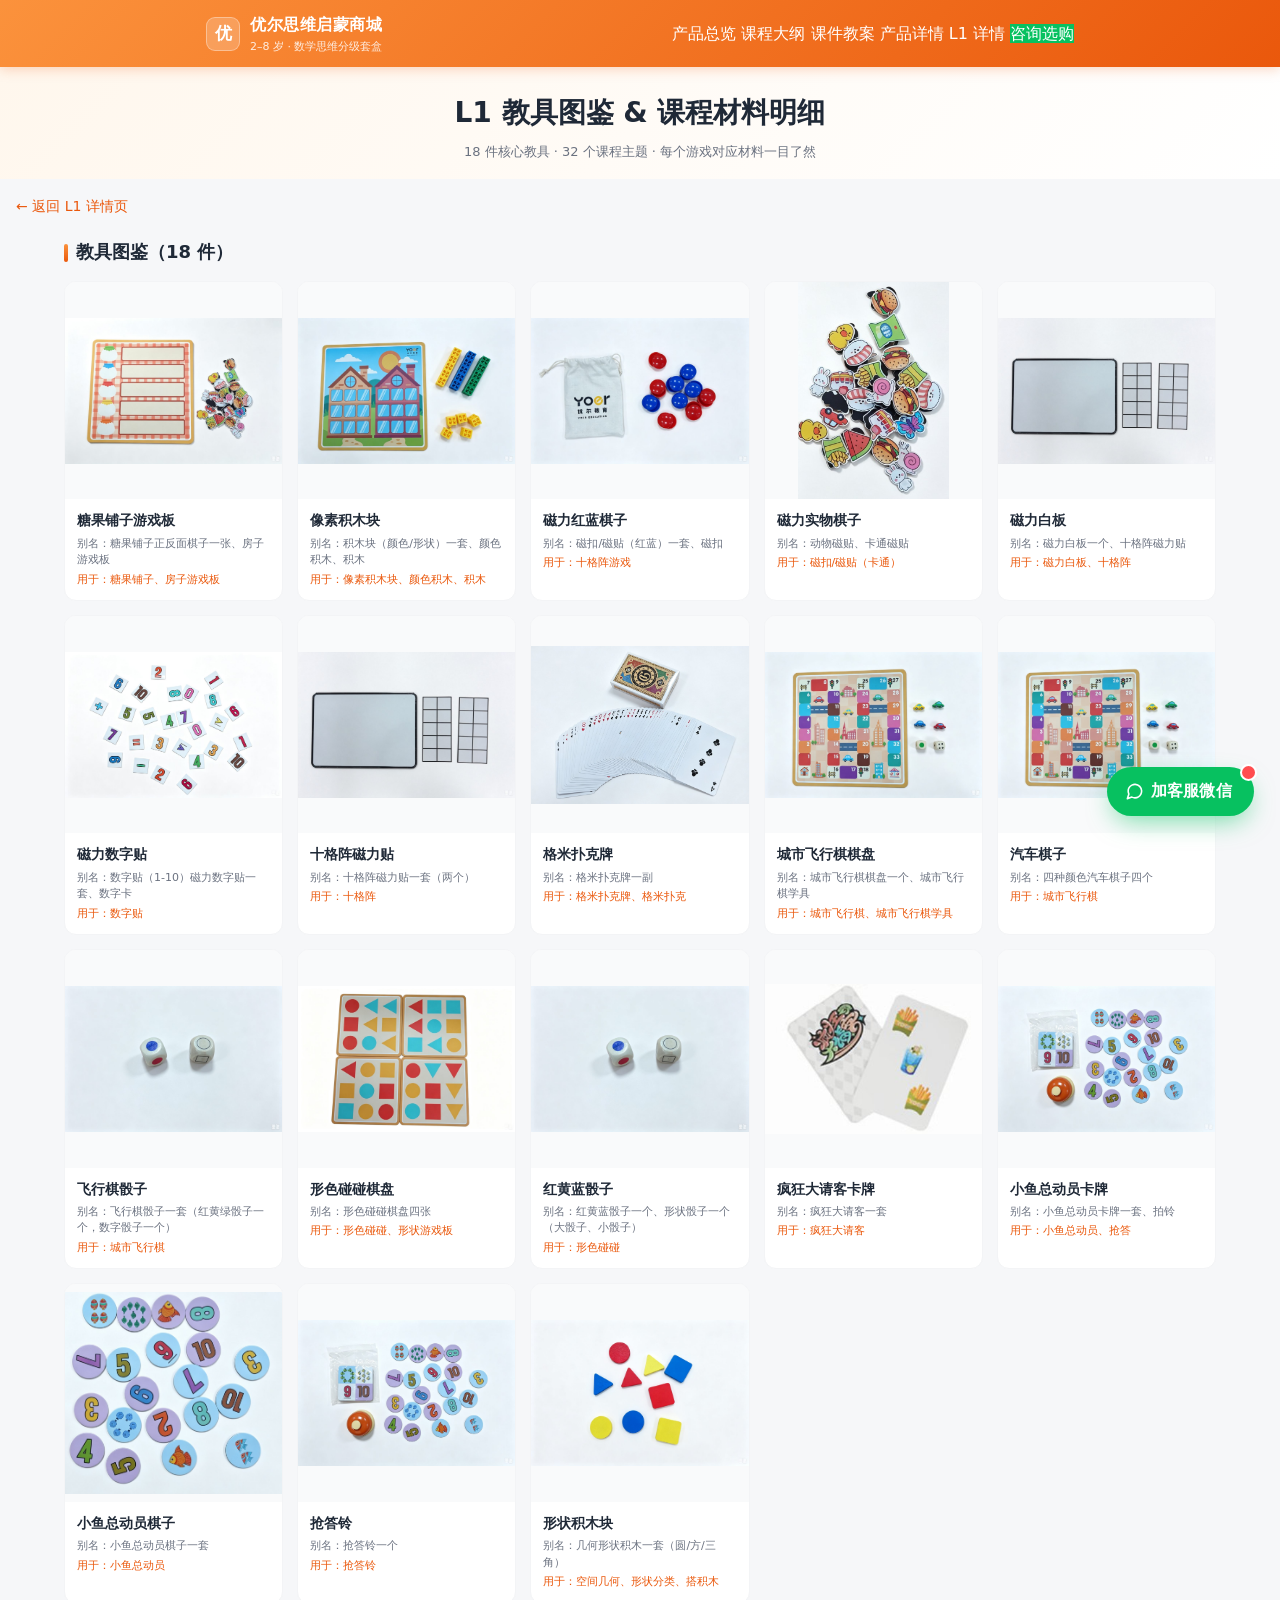
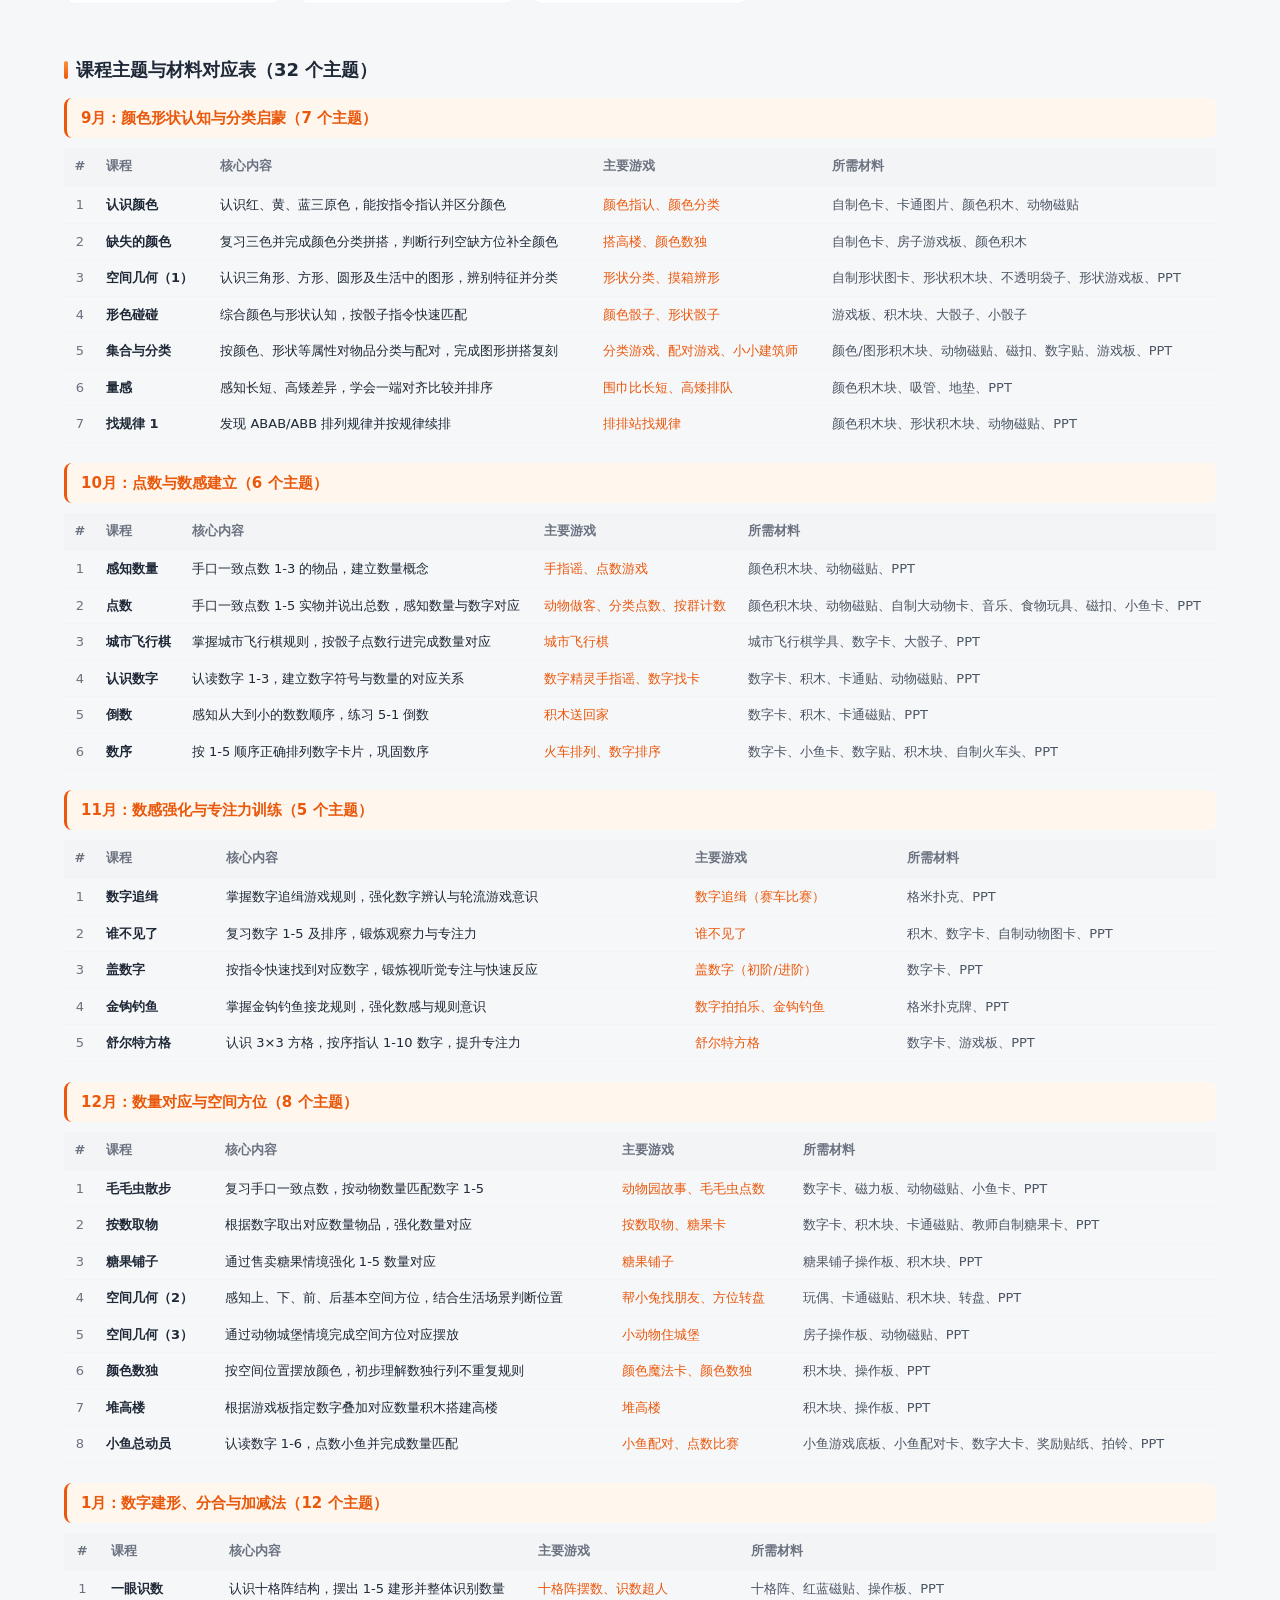
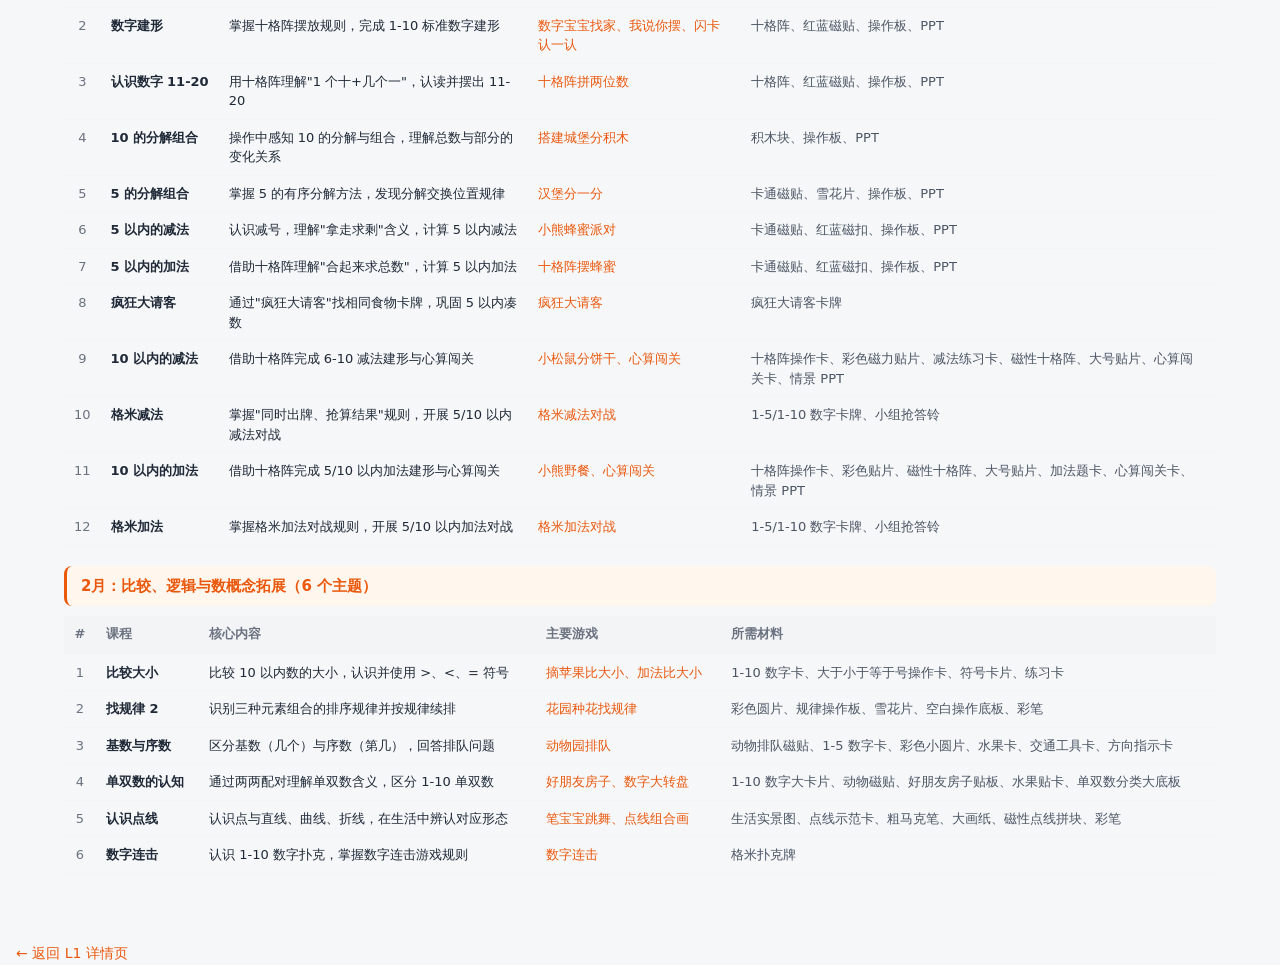
<file: tools.html>
<!DOCTYPE html>
<html lang="zh-CN">
<head>
<meta charset="UTF-8">
<meta name="viewport" content="width=device-width, initial-scale=1, viewport-fit=cover">
<title>L1 教具图鉴 & 课程材料明细 — 优尔启蒙</title>
<link rel="manifest" href="manifest.webmanifest">
  <link rel="apple-touch-icon" href="icons/apple-touch-icon.png">
<meta name="theme-color" content="#ea580c">
  <meta name="apple-mobile-web-app-capable" content="yes">
  <meta name="apple-mobile-web-app-status-bar-style" content="default">
  <meta name="apple-mobile-web-app-title" content="优尔启蒙">
<link rel="stylesheet" href="styles.css">
<style>
/* ===== 教具图鉴页专用样式 ===== */
.tools-hero {
  background: linear-gradient(135deg, #fff7ed 0%, #fff 100%);
  padding: 24px 16px 16px;
  text-align: center;
}
.tools-hero h1 { font-size: 22px; color: var(--ink); margin-bottom: 6px; }
.tools-hero p { font-size: 13px; color: var(--muted); }

.tools-section { max-width: 1200px; margin: 0 auto; padding: 0 16px 24px; }
.tools-section > h2 {
  font-size: 18px; margin: 20px 0 14px; color: var(--ink);
  display: flex; align-items: center; gap: 8px;
}
.tools-section > h2::before {
  content: ""; width: 4px; height: 18px; border-radius: 2px;
  background: linear-gradient(var(--brand-light), var(--brand));
}

/* 教具网格 */
.tool-grid {
  display: grid; gap: 14px;
  grid-template-columns: repeat(auto-fill, minmax(160px, 1fr));
}
.tool-card {
  border: 1px solid var(--line); border-radius: 12px; overflow: hidden;
  background: #fff; transition: box-shadow .2s;
}
.tool-card:hover { box-shadow: 0 4px 12px rgba(0,0,0,.08); }
.tool-card .tool-img {
  width: 100%; aspect-ratio: 1/1; background: #f9fafb;
  display: flex; align-items: center; justify-content: center; overflow: hidden;
}
.tool-card .tool-img img { width: 100%; height: 100%; object-fit: contain; }
.tool-card .tool-info { padding: 10px 12px 12px; }
.tool-card .tool-info b { font-size: 14px; color: var(--ink); display: block; margin-bottom: 4px; }
.tool-card .tool-info .aka { font-size: 11px; color: var(--muted); line-height: 1.5; }

/* 月份分组卡片 */
.month-group { margin-bottom: 20px; }
.month-group > h3 {
  font-size: 15px; color: var(--brand); margin-bottom: 10px;
  padding: 8px 14px; background: #fff7ed; border-radius: 8px; border-left: 3px solid var(--brand);
}
.theme-table { width: 100%; border-collapse: collapse; font-size: 13px; }
.theme-table thead th {
  background: #f3f4f6; padding: 8px 10px; text-align: left; font-weight: 600;
  color: var(--ink-2); white-space: nowrap; border-bottom: 2px solid var(--line);
}
.theme-table tbody td { padding: 8px 10px; border-bottom: 1px solid var(--line); vertical-align: top; line-height: 1.5; }
.theme-table tbody tr:hover { background: #fafafa; }
.theme-table .seq { color: var(--muted); width: 32px; text-align: center; }
.theme-table .course { font-weight: 600; color: var(--ink); white-space: nowrap; }
.theme-table .games { color: var(--brand); }
.theme-table .materials { color: #4b5563; }

@media (min-width: 760px) {
  .tool-grid { grid-template-columns: repeat(auto-fill, minmax(200px, 1fr)); }
  .tools-section { padding: 0 24px 32px; }
  .tools-hero h1 { font-size: 28px; }
}

.back-link {
  display: inline-flex; align-items: center; gap: 6px;
  color: var(--brand); text-decoration: none; font-size: 14px;
  margin: 16px 0 0 16px;
}
.back-link:hover { text-decoration: underline; }
</style>
  <script src="app.js" defer></script>
</head>
<body>
<div class="offline-tip" id="offlineTip">当前处于离线模式 · 内容已缓存</div>
<nav class="topbar"><div class="topbar-inner">
  <a href="index.html" class="logo">优</a>
  <div class="titles">
    <b>优尔思维启蒙商城</b>
    <span>2–8 岁 · 数学思维分级套盒</span>
  </div>
  <nav class="nav-menu">
    <a href="index.html#products">产品总览</a>
    <a href="syllabus.html">课程大纲</a>
    <a href="courseware.html">课件教案</a>
    <a href="detail.html?id=C01">产品详情</a>
    <a href="detail.html?id=C01">L1 详情</a>
    <a href="javascript:void(0)" class="nav-cta nav-cta-wx" data-wx-open>咨询选购</a>
  </nav>
</div></nav>

<div class="tools-hero">
  <h1>L1 教具图鉴 &amp; 课程材料明细</h1>
  <p>18 件核心教具 · 32 个课程主题 · 每个游戏对应材料一目了然</p>
</div>

<a href="detail.html?id=C01" class="back-link">← 返回 L1 详情页</a>

<!-- ===== 教具图鉴 ===== -->
<div class="tools-section">
  <h2>教具图鉴（18 件）</h2>
  <div class="tool-grid" id="toolGrid"></div>
</div>

<!-- ===== 课程主题与材料对应表 ===== -->
<div class="tools-section">
  <h2>课程主题与材料对应表（32 个主题）</h2>
  <div id="themeList"></div>
</div>

<a href="detail.html?id=C01" class="back-link">← 返回 L1 详情页</a>

<script>
/* ===== 教具数据（从 xlsx 教学工具 sheet 提取） ===== */
const TOOLS = [
  { games: '糖果铺子、房子游戏板', aka: '糖果铺子正反面棋子一张、房子游戏板', name: '糖果铺子游戏板', img: 'images/C01/tools-hd/糖果铺子游戏板.jpg' },
  { games: '像素积木块、颜色积木、积木', aka: '积木块（颜色/形状）一套、颜色积木、积木', name: '像素积木块', img: 'images/C01/tools-hd/堆高楼积木.jpg' },
  { games: '十格阵游戏', aka: '磁扣/磁贴（红蓝）一套、磁扣', name: '磁力红蓝棋子', img: 'images/C01/tools-hd/磁力红蓝棋子.jpg' },
  { games: '磁扣/磁贴（卡通）', aka: '动物磁贴、卡通磁贴', name: '磁力实物棋子', img: 'images/C01/tools/磁力实物棋子.jpg' },
  { games: '磁力白板、十格阵', aka: '磁力白板一个、十格阵磁力贴', name: '磁力白板', img: 'images/C01/tools-hd/白板与十格阵.jpg' },
  { games: '数字贴', aka: '数字贴（1-10）磁力数字贴一套、数字卡', name: '磁力数字贴', img: 'images/C01/tools-hd/磁力数字贴.jpg' },
  { games: '十格阵', aka: '十格阵磁力贴一套（两个）', name: '十格阵磁力贴', img: 'images/C01/tools-hd/白板与十格阵.jpg' },
  { games: '格米扑克牌、格米扑克', aka: '格米扑克牌一副', name: '格米扑克牌', img: 'images/C01/tools/格米扑克牌.jpg' },
  { games: '城市飞行棋、城市飞行棋学具', aka: '城市飞行棋棋盘一个、城市飞行棋学具', name: '城市飞行棋棋盘', img: 'images/C01/tools-hd/城市飞行棋套.jpg' },
  { games: '城市飞行棋', aka: '四种颜色汽车棋子四个', name: '汽车棋子', img: 'images/C01/tools-hd/城市飞行棋套.jpg' },
  { games: '城市飞行棋', aka: '飞行棋骰子一套（红黄绿骰子一个，数字骰子一个）', name: '飞行棋骰子', img: 'images/C01/tools-hd/骰子组.jpg' },
  { games: '形色碰碰、形状游戏板', aka: '形色碰碰棋盘四张', name: '形色碰碰棋盘', img: 'images/C01/tools-hd/形色碰碰棋盘.jpg' },
  { games: '形色碰碰', aka: '红黄蓝骰子一个、形状骰子一个（大骰子、小骰子）', name: '红黄蓝骰子', img: 'images/C01/tools-hd/骰子组.jpg' },
  { games: '疯狂大请客', aka: '疯狂大请客一套', name: '疯狂大请客卡牌', img: 'images/C01/tools/疯狂大请客卡牌.jpg' },
  { games: '小鱼总动员、抢答', aka: '小鱼总动员卡牌一套、拍铃', name: '小鱼总动员卡牌', img: 'images/C01/tools-hd/小鱼卡牌与拍铃.jpg' },
  { games: '小鱼总动员', aka: '小鱼总动员棋子一套', name: '小鱼总动员棋子', img: 'images/C01/tools/小鱼总动员棋子.jpg' },
  { games: '抢答铃', aka: '抢答铃一个', name: '抢答铃', img: 'images/C01/tools-hd/小鱼卡牌与拍铃.jpg' },
  { games: '空间几何、形状分类、搭积木', aka: '几何形状积木一套（圆/方/三角）', name: '形状积木块', img: 'images/C01/tools-hd/形状积木块.jpg' }
];

/* ===== 课程主题数据（从 xlsx 主题列表 sheet 提取） ===== */
const THEMES = [
  {
    month: '9月', title: '颜色形状认知与分类启蒙（7 个主题）',
    items: [
      { seq:1, course:'认识颜色', content:'认识红、黄、蓝三原色，能按指令指认并区分颜色', games:'颜色指认、颜色分类', materials:'自制色卡、卡通图片、颜色积木、动物磁贴' },
      { seq:2, course:'缺失的颜色', content:'复习三色并完成颜色分类拼搭，判断行列空缺方位补全颜色', games:'搭高楼、颜色数独', materials:'自制色卡、房子游戏板、颜色积木' },
      { seq:3, course:'空间几何（1）', content:'认识三角形、方形、圆形及生活中的图形，辨别特征并分类', games:'形状分类、摸箱辨形', materials:'自制形状图卡、形状积木块、不透明袋子、形状游戏板、PPT' },
      { seq:4, course:'形色碰碰', content:'综合颜色与形状认知，按骰子指令快速匹配', games:'颜色骰子、形状骰子', materials:'游戏板、积木块、大骰子、小骰子' },
      { seq:5, course:'集合与分类', content:'按颜色、形状等属性对物品分类与配对，完成图形拼搭复刻', games:'分类游戏、配对游戏、小小建筑师', materials:'颜色/图形积木块、动物磁贴、磁扣、数字贴、游戏板、PPT' },
      { seq:6, course:'量感', content:'感知长短、高矮差异，学会一端对齐比较并排序', games:'围巾比长短、高矮排队', materials:'颜色积木块、吸管、地垫、PPT' },
      { seq:7, course:'找规律 1', content:'发现 ABAB/ABB 排列规律并按规律续排', games:'排排站找规律', materials:'颜色积木块、形状积木块、动物磁贴、PPT' }
    ]
  },
  {
    month: '10月', title: '点数与数感建立（6 个主题）',
    items: [
      { seq:1, course:'感知数量', content:'手口一致点数 1-3 的物品，建立数量概念', games:'手指谣、点数游戏', materials:'颜色积木块、动物磁贴、PPT' },
      { seq:2, course:'点数', content:'手口一致点数 1-5 实物并说出总数，感知数量与数字对应', games:'动物做客、分类点数、按群计数', materials:'颜色积木块、动物磁贴、自制大动物卡、音乐、食物玩具、磁扣、小鱼卡、PPT' },
      { seq:3, course:'城市飞行棋', content:'掌握城市飞行棋规则，按骰子点数行进完成数量对应', games:'城市飞行棋', materials:'城市飞行棋学具、数字卡、大骰子、PPT' },
      { seq:4, course:'认识数字', content:'认读数字 1-3，建立数字符号与数量的对应关系', games:'数字精灵手指谣、数字找卡', materials:'数字卡、积木、卡通贴、动物磁贴、PPT' },
      { seq:5, course:'倒数', content:'感知从大到小的数数顺序，练习 5-1 倒数', games:'积木送回家', materials:'数字卡、积木、卡通磁贴、PPT' },
      { seq:6, course:'数序', content:'按 1-5 顺序正确排列数字卡片，巩固数序', games:'火车排列、数字排序', materials:'数字卡、小鱼卡、数字贴、积木块、自制火车头、PPT' }
    ]
  },
  {
    month: '11月', title: '数感强化与专注力训练（5 个主题）',
    items: [
      { seq:1, course:'数字追缉', content:'掌握数字追缉游戏规则，强化数字辨认与轮流游戏意识', games:'数字追缉（赛车比赛）', materials:'格米扑克、PPT' },
      { seq:2, course:'谁不见了', content:'复习数字 1-5 及排序，锻炼观察力与专注力', games:'谁不见了', materials:'积木、数字卡、自制动物图卡、PPT' },
      { seq:3, course:'盖数字', content:'按指令快速找到对应数字，锻炼视听觉专注与快速反应', games:'盖数字（初阶/进阶）', materials:'数字卡、PPT' },
      { seq:4, course:'金钩钓鱼', content:'掌握金钩钓鱼接龙规则，强化数感与规则意识', games:'数字拍拍乐、金钩钓鱼', materials:'格米扑克牌、PPT' },
      { seq:5, course:'舒尔特方格', content:'认识 3×3 方格，按序指认 1-10 数字，提升专注力', games:'舒尔特方格', materials:'数字卡、游戏板、PPT' }
    ]
  },
  {
    month: '12月', title: '数量对应与空间方位（8 个主题）',
    items: [
      { seq:1, course:'毛毛虫散步', content:'复习手口一致点数，按动物数量匹配数字 1-5', games:'动物园故事、毛毛虫点数', materials:'数字卡、磁力板、动物磁贴、小鱼卡、PPT' },
      { seq:2, course:'按数取物', content:'根据数字取出对应数量物品，强化数量对应', games:'按数取物、糖果卡', materials:'数字卡、积木块、卡通磁贴、教师自制糖果卡、PPT' },
      { seq:3, course:'糖果铺子', content:'通过售卖糖果情境强化 1-5 数量对应', games:'糖果铺子', materials:'糖果铺子操作板、积木块、PPT' },
      { seq:4, course:'空间几何（2）', content:'感知上、下、前、后基本空间方位，结合生活场景判断位置', games:'帮小兔找朋友、方位转盘', materials:'玩偶、卡通磁贴、积木块、转盘、PPT' },
      { seq:5, course:'空间几何（3）', content:'通过动物城堡情境完成空间方位对应摆放', games:'小动物住城堡', materials:'房子操作板、动物磁贴、PPT' },
      { seq:6, course:'颜色数独', content:'按空间位置摆放颜色，初步理解数独行列不重复规则', games:'颜色魔法卡、颜色数独', materials:'积木块、操作板、PPT' },
      { seq:7, course:'堆高楼', content:'根据游戏板指定数字叠加对应数量积木搭建高楼', games:'堆高楼', materials:'积木块、操作板、PPT' },
      { seq:8, course:'小鱼总动员', content:'认读数字 1-6，点数小鱼并完成数量匹配', games:'小鱼配对、点数比赛', materials:'小鱼游戏底板、小鱼配对卡、数字大卡、奖励贴纸、拍铃、PPT' }
    ]
  },
  {
    month: '1月', title: '数字建形、分合与加减法（12 个主题）',
    items: [
      { seq:1, course:'一眼识数', content:'认识十格阵结构，摆出 1-5 建形并整体识别数量', games:'十格阵摆数、识数超人', materials:'十格阵、红蓝磁贴、操作板、PPT' },
      { seq:2, course:'数字建形', content:'掌握十格阵摆放规则，完成 1-10 标准数字建形', games:'数字宝宝找家、我说你摆、闪卡认一认', materials:'十格阵、红蓝磁贴、操作板、PPT' },
      { seq:3, course:'认识数字 11-20', content:'用十格阵理解"1 个十+几个一"，认读并摆出 11-20', games:'十格阵拼两位数', materials:'十格阵、红蓝磁贴、操作板、PPT' },
      { seq:4, course:'10 的分解组合', content:'操作中感知 10 的分解与组合，理解总数与部分的变化关系', games:'搭建城堡分积木', materials:'积木块、操作板、PPT' },
      { seq:5, course:'5 的分解组合', content:'掌握 5 的有序分解方法，发现分解交换位置规律', games:'汉堡分一分', materials:'卡通磁贴、雪花片、操作板、PPT' },
      { seq:6, course:'5 以内的减法', content:'认识减号，理解"拿走求剩"含义，计算 5 以内减法', games:'小熊蜂蜜派对', materials:'卡通磁贴、红蓝磁扣、操作板、PPT' },
      { seq:7, course:'5 以内的加法', content:'借助十格阵理解"合起来求总数"，计算 5 以内加法', games:'十格阵摆蜂蜜', materials:'卡通磁贴、红蓝磁扣、操作板、PPT' },
      { seq:8, course:'疯狂大请客', content:'通过"疯狂大请客"找相同食物卡牌，巩固 5 以内凑数', games:'疯狂大请客', materials:'疯狂大请客卡牌' },
      { seq:9, course:'10 以内的减法', content:'借助十格阵完成 6-10 减法建形与心算闯关', games:'小松鼠分饼干、心算闯关', materials:'十格阵操作卡、彩色磁力贴片、减法练习卡、磁性十格阵、大号贴片、心算闯关卡、情景 PPT' },
      { seq:10, course:'格米减法', content:'掌握"同时出牌、抢算结果"规则，开展 5/10 以内减法对战', games:'格米减法对战', materials:'1-5/1-10 数字卡牌、小组抢答铃' },
      { seq:11, course:'10 以内的加法', content:'借助十格阵完成 5/10 以内加法建形与心算闯关', games:'小熊野餐、心算闯关', materials:'十格阵操作卡、彩色贴片、磁性十格阵、大号贴片、加法题卡、心算闯关卡、情景 PPT' },
      { seq:12, course:'格米加法', content:'掌握格米加法对战规则，开展 5/10 以内加法对战', games:'格米加法对战', materials:'1-5/1-10 数字卡牌、小组抢答铃' }
    ]
  },
  {
    month: '2月', title: '比较、逻辑与数概念拓展（6 个主题）',
    items: [
      { seq:1, course:'比较大小', content:'比较 10 以内数的大小，认识并使用 >、<、= 符号', games:'摘苹果比大小、加法比大小', materials:'1-10 数字卡、大于小于等于号操作卡、符号卡片、练习卡' },
      { seq:2, course:'找规律 2', content:'识别三种元素组合的排序规律并按规律续排', games:'花园种花找规律', materials:'彩色圆片、规律操作板、雪花片、空白操作底板、彩笔' },
      { seq:3, course:'基数与序数', content:'区分基数（几个）与序数（第几），回答排队问题', games:'动物园排队', materials:'动物排队磁贴、1-5 数字卡、彩色小圆片、水果卡、交通工具卡、方向指示卡' },
      { seq:4, course:'单双数的认知', content:'通过两两配对理解单双数含义，区分 1-10 单双数', games:'好朋友房子、数字大转盘', materials:'1-10 数字大卡片、动物磁贴、好朋友房子贴板、水果贴卡、单双数分类大底板' },
      { seq:5, course:'认识点线', content:'认识点与直线、曲线、折线，在生活中辨认对应形态', games:'笔宝宝跳舞、点线组合画', materials:'生活实景图、点线示范卡、粗马克笔、大画纸、磁性点线拼块、彩笔' },
      { seq:6, course:'数字连击', content:'认识 1-10 数字扑克，掌握数字连击游戏规则', games:'数字连击', materials:'格米扑克牌' }
    ]
  }
];

/* ===== 渲染教具图鉴 ===== */
document.getElementById('toolGrid').innerHTML = TOOLS.map(function(t) {
  return '<div class="tool-card">' +
    '<div class="tool-img"><img src="' + t.img + '" alt="' + t.name + '" loading="lazy"></div>' +
    '<div class="tool-info"><b>' + t.name + '</b>' +
    '<div class="aka">别名：' + t.aka + '</div>' +
    '<div class="aka" style="margin-top:3px;color:var(--brand);">用于：' + t.games + '</div>' +
    '</div></div>';
}).join('');

/* ===== 渲染课程主题表 ===== */
document.getElementById('themeList').innerHTML = THEMES.map(function(g) {
  return '<div class="month-group"><h3>' + g.month + '：' + g.title + '</h3>' +
    '<div style="overflow-x:auto;"><table class="theme-table"><thead><tr>' +
    '<th class="seq">#</th><th>课程</th><th>核心内容</th><th>主要游戏</th><th>所需材料</th>' +
    '</tr></thead><tbody>' +
    g.items.map(function(it) {
      return '<tr><td class="seq">' + it.seq + '</td>' +
        '<td class="course">' + it.course + '</td>' +
        '<td>' + it.content + '</td>' +
        '<td class="games">' + it.games + '</td>' +
        '<td class="materials">' + it.materials + '</td></tr>';
    }).join('') +
    '</tbody></table></div></div>';
}).join('');

/* ===== 离线提示 ===== */
if (navigator.onLine === false) {
  document.getElementById('offlineTip').style.display = 'block';
}
window.addEventListener('online', function() { document.getElementById('offlineTip').style.display = 'none'; });
window.addEventListener('offline', function() { document.getElementById('offlineTip').style.display = 'block'; });

/* ===== Service Worker 注册 ===== */
if ('serviceWorker' in navigator) {
  navigator.serviceWorker.register('sw.js');
}
</script>
</body>
</html>
</file>
<file: styles.css>
/* 优尔 L1-L3 启蒙盒 · 共用样式（移动端优先） */
:root {
  --brand: #ea580c;
  --brand-light: #fb923c;
  --brand-bg: #fff7ed;
  --ink: #1f2937;
  --ink-2: #6b7280;
  --text: #1f2937;
  --muted: #6b7280;
  --muted-2: #9ca3af;
  --card: #ffffff;
  --line: #f3f4f6;
  --border: #e5e7eb;
  --gold: #f59e0b;
  --radius: 16px;
  --radius-sm: 12px;
  --shadow: 0 6px 24px rgba(234, 88, 12, .10);
  --shadow-lg: 0 14px 36px rgba(234, 88, 12, .16);
  --nav-h: 62px;
}
* { margin: 0; padding: 0; box-sizing: border-box; -webkit-tap-highlight-color: transparent; }
html { scroll-behavior: smooth; }
body {
  font-family: "PingFang SC", "Microsoft YaHei", system-ui, sans-serif;
  color: var(--text);
  background: #f6f7f9;
  line-height: 1.6;
  -webkit-font-smoothing: antialiased;
  padding-bottom: calc(var(--nav-h) + env(safe-area-inset-bottom, 0px));
}
img { display: block; max-width: 100%; }
a { color: inherit; text-decoration: none; }
button { font-family: inherit; border: none; cursor: pointer; }
:focus-visible { outline: 2.5px solid var(--brand); outline-offset: 2px; border-radius: 4px; }
::selection { background: #ffd9bd; }

@media (min-width: 900px) {
  body { padding-bottom: 0; }
}

.wrap { max-width: 520px; margin: 0 auto; padding: 0 16px; }

/* ===== 顶栏 ===== */
.topbar {
  position: sticky; top: 0; z-index: 50;
  background: linear-gradient(135deg, var(--brand-light), var(--brand));
  color: #fff;
  box-shadow: 0 2px 12px rgba(234, 88, 12, .25);
}
.topbar-inner {
  max-width: 520px; margin: 0 auto; padding: 12px 16px;
  display: flex; align-items: center; gap: 10px;
}
.topbar .logo {
  width: 34px; height: 34px; border-radius: 9px;
  background: rgba(255, 255, 255, .2);
  display: grid; place-items: center;
  font-weight: 800; font-size: 17px;
  border: 1px solid rgba(255, 255, 255, .35);
}
.topbar .titles { flex: 1; min-width: 0; }
.topbar .titles b { display: block; font-size: 16px; letter-spacing: .5px; }
.topbar .titles span { display: block; font-size: 11px; opacity: .85; }
.back-btn {
  width: 34px; height: 34px; border-radius: 50%;
  background: rgba(255,255,255,.18); color: #fff;
  display: grid; place-items: center; font-size: 18px;
  border: 1px solid rgba(255,255,255,.3);
}

/* ===== 首页 hero ===== */
.hero {
  background: linear-gradient(160deg, #fff7ed 0%, #ffedd5 55%, #ffe4c7 100%);
  padding: 26px 0 30px;
  text-align: center;
}
.hero .kicker {
  display: inline-block; font-size: 12px; color: var(--brand);
  background: #fff; border: 1px solid #fed7aa;
  padding: 4px 14px; border-radius: 999px; margin-bottom: 12px;
}
.hero h1 { font-size: 26px; line-height: 1.35; letter-spacing: .5px; }
.hero h1 em { font-style: normal; color: var(--brand); }
.hero p { margin-top: 10px; color: var(--ink-2); font-size: 14px; }
.path-pills {
  margin-top: 18px; display: flex; justify-content: center; align-items: center; gap: 6px;
}
.path-pills .pill {
  background: #fff; border: 1.5px solid #fdba74; color: #c2410c;
  font-weight: 700; font-size: 13px;
  padding: 7px 16px; border-radius: 999px;
  box-shadow: var(--shadow);
}
.path-pills .arrow { color: #fb923c; font-weight: 700; }

/* ===== Hero 右侧：横向自动轮播 ===== */
.hero-visual { position: relative; }
.hv-window {
  position: relative;
  border-radius: 18px;
  overflow: hidden;
  background: #fff;
  box-shadow: var(--shadow-lg);
}
.hv-track { display: flex; will-change: transform; }
.hv-slide { flex: 0 0 100%; position: relative; }
.hv-slide img {
  width: 100%; aspect-ratio: 4 / 3; object-fit: cover;
  object-position: center top; /* 竖版封面顶部对齐，L1/L2/L3 标题栏完整显示 */
  background: #fff7ed;
}
.hv-slide img.hv-img-c { object-position: center; } /* 横版主图保持居中 */
.hv-slide .hv-cap {
  position: absolute; left: 0; right: 0; bottom: 0;
  padding: 22px 14px 12px;
  display: flex; flex-direction: column; gap: 2px;
  color: #fff;
  background: linear-gradient(to top, rgba(24,12,4,.78), rgba(24,12,4,0));
}
.hv-slide .hv-cap b { font-size: 15px; }
.hv-slide .hv-cap em { font-style: normal; font-size: 12px; opacity: .9; }
.hv-dots {
  position: absolute; right: 12px; bottom: 10px;
  display: flex; gap: 6px; align-items: center;
}
.hv-dot {
  width: 7px; height: 7px; border-radius: 50%;
  background: rgba(255,255,255,.5);
  transition: all .25s;
}
.hv-dot.on { width: 18px; border-radius: 999px; background: #fff; }
.hero-meta {
  margin-top: 16px;
  display: grid; grid-template-columns: 1fr 1fr; gap: 8px 10px;
}
.hero-meta span {
  font-size: 11.5px; color: var(--ink-2);
  background: rgba(255,255,255,.75);
  border: 1px solid #fed7aa; border-radius: 999px;
  padding: 5px 12px; text-align: center;
}
.hero-meta b { color: var(--brand); font-weight: 800; margin-right: 4px; }

/* ===== 区块标题 ===== */
.section { padding: 26px 0 6px; }
.section-head { text-align: center; margin-bottom: 16px; }
.section-head h2 { font-size: 20px; }
.section-head h2 i {
  font-style: normal; color: var(--brand);
  font-size: 12px; display: block; letter-spacing: 2px; margin-bottom: 2px;
}
.section-head p { color: var(--ink-2); font-size: 13px; margin-top: 4px; }

/* ===== 产品卡 ===== */
.product-list { display: grid; gap: 18px; padding-bottom: 10px; }
.p-card {
  background: var(--card); border-radius: var(--radius);
  overflow: hidden; box-shadow: var(--shadow);
  border: 1px solid var(--line);
  display: block;
}
.p-card .cover { position: relative; }
.p-card .cover img { width: 100%; aspect-ratio: 3 / 2; object-fit: cover; }
/* 主页「三大核心产品」主图：竖版封面图（L1/L2/L3 封面），2:3 框近乎完整展示。
   限定 #productList，不影响桌游卡（#gameList）的横向封面。 */
#productList .p-card .cover img { aspect-ratio: 2 / 3; object-position: center; }
/* 封面图自带标题栏，隐藏产品卡左上级别徽章避免重叠（保留右上年龄标签） */
#productList .p-card .lv-badge { display: none; }
.p-card .lv-badge {
  position: absolute; left: 12px; top: 12px;
  background: linear-gradient(135deg, var(--brand-light), var(--brand));
  color: #fff; font-weight: 800; font-size: 14px;
  padding: 5px 13px; border-radius: 999px;
  box-shadow: 0 3px 10px rgba(234,88,12,.35);
}
.p-card .lv-badge.lv-green { background: linear-gradient(135deg, #4ade80, #16a34a); box-shadow: 0 3px 10px rgba(22,163,74,.35); }
.p-card .lv-badge.lv-red { background: linear-gradient(135deg, #f87171, #dc2626); box-shadow: 0 3px 10px rgba(220,38,38,.35); }
.p-card .age-chip {
  position: absolute; right: 12px; top: 12px;
  background: rgba(0,0,0,.55); color: #fff;
  font-size: 12px; padding: 4px 11px; border-radius: 999px;
  backdrop-filter: blur(4px);
}
.p-card .body { padding: 14px 16px 16px; }
.p-card h3 { font-size: 18px; }
.p-card .tagline { color: var(--ink-2); font-size: 13px; margin-top: 4px; }
.p-card .meta { display: flex; flex-wrap: wrap; gap: 6px; margin-top: 10px; }
.meta span {
  font-size: 11px; color: #9a3412; background: #fff1e2;
  border: 1px solid #fed7aa; padding: 2px 9px; border-radius: 999px;
}
.p-card .foot {
  display: flex; align-items: center; justify-content: space-between;
  margin-top: 13px;
}
.price { color: var(--brand); font-weight: 800; }
.price .cur { font-size: 13px; }
.price .num { font-size: 24px; }
.price .unit { font-size: 12px; color: var(--ink-2); font-weight: 400; }
.buy-btn {
  background: linear-gradient(135deg, var(--brand-light), var(--brand));
  color: #fff; font-size: 14px; font-weight: 700;
  padding: 9px 20px; border-radius: 999px;
  box-shadow: 0 4px 12px rgba(234,88,12,.3);
}
.p-card:active { transform: scale(.985); }

/* ===== 学习路径 ===== */
.path-row { display: grid; gap: 10px; }
.path-item {
  background: var(--card); border-radius: 14px; padding: 13px 15px;
  display: flex; align-items: center; gap: 13px;
  border: 1px solid var(--line); box-shadow: var(--shadow);
}
.path-item .dot {
  width: 46px; height: 46px; border-radius: 13px; flex: none;
  display: grid; place-items: center;
  color: #fff; font-weight: 800; font-size: 16px;
  background: linear-gradient(135deg, var(--brand-light), var(--brand));
}
.path-item:nth-child(2) .dot { background: linear-gradient(135deg, #4ade80, #16a34a); }
.path-item:nth-child(3) .dot { background: linear-gradient(135deg, #f87171, #dc2626); }
.path-item b { font-size: 15px; display: block; }
.path-item span { font-size: 12px; color: var(--ink-2); }
.path-note {
  margin-top: 12px; text-align: center; font-size: 12px; color: var(--ink-2);
}
.path-note b { color: var(--brand); }

/* ===== 玩法四步 ===== */
.steps-grid { display: grid; grid-template-columns: 1fr 1fr; gap: 10px; }
.step-card {
  background: var(--card); border-radius: 14px; padding: 14px;
  border: 1px solid var(--line); box-shadow: var(--shadow);
}
.step-card .no {
  width: 26px; height: 26px; border-radius: 50%;
  background: #fff1e2; color: var(--brand);
  font-weight: 800; font-size: 13px;
  display: grid; place-items: center; margin-bottom: 8px;
}
.step-card b { font-size: 14px; display: block; }
.step-card span { font-size: 12px; color: var(--ink-2); }

/* ===== 套装横幅 ===== */
.bundle-banner {
  margin: 22px 0 8px; border-radius: var(--radius);
  background: linear-gradient(135deg, #431407, #7c2d12);
  color: #fff; padding: 18px 18px;
  display: flex; align-items: center; justify-content: space-between; gap: 12px;
}
.bundle-banner b { font-size: 16px; display: block; }
.bundle-banner p { font-size: 12px; opacity: .8; margin-top: 3px; }
.bundle-banner .go {
  flex: none; background: var(--gold); color: #431407;
  font-weight: 800; font-size: 13px;
  padding: 8px 15px; border-radius: 999px;
}

/* ===== 页脚 ===== */
.footer {
  margin-top: 26px; background: #1f2937; color: #9ca3af;
  text-align: center; padding: 22px 16px 26px; font-size: 12px;
}
.footer b { color: #fff; font-size: 14px; display: block; margin-bottom: 4px; }

/* ===== 详情页：顶层 左图集 + 右简介（等高） ===== */
.d-top {
  display: grid;
  grid-template-columns: 1fr;
  gap: 0;
  max-width: 560px;
  margin: 0 auto;
  background: var(--card);
}
.d-gallery { position: relative; background: #111; }
.d-gallery .slides { display: flex; overflow-x: auto; scroll-snap-type: x mandatory; }
.d-gallery .slides img { width: 100%; aspect-ratio: 3 / 2; object-fit: contain; background: #fff; flex: none; scroll-snap-align: center; display: block; }
.d-gallery .counter {
  position: absolute; right: 12px; bottom: 12px;
  background: rgba(0,0,0,.55); color: #fff;
  font-size: 12px; padding: 3px 11px; border-radius: 999px;
}

/* 图文详情（长图切片网格） */
.longimg-note { font-size: 12.5px; color: var(--ink-2); margin-bottom: 10px; }
.longimg-grid { display: grid; grid-template-columns: repeat(auto-fill, minmax(230px, 1fr)); gap: 14px; }
.longimg {
  display: block; overflow: hidden; background: #fff;
  border: 1px solid var(--line); border-radius: 14px;
  box-shadow: var(--shadow); transition: transform .15s, box-shadow .15s;
}
.longimg:hover { transform: translateY(-2px); box-shadow: 0 8px 22px rgba(15,23,42,.10); }
.longimg img { width: 100%; display: block; }
.d-intro { padding: 16px; }
.d-intro h1 { font-size: 21px; }
.d-intro .tagline { color: var(--brand); font-size: 14px; margin-top: 6px; font-weight: 600; }
.d-intro .meta { display: flex; flex-wrap: wrap; gap: 6px; margin-top: 11px; }
.intro-desc { font-size: 14px; color: #4b5563; text-align: justify; margin-top: 12px; }

/* 顶层两条主线选择卡 */
.track-select { margin-top: 16px; }
.track-select .ts-title { font-size: 13px; color: var(--ink-2); font-weight: 600; margin-bottom: 9px; }
.ts-cards { display: grid; grid-template-columns: 1fr 1fr; gap: 10px; }
.ts-card {
  text-align: left; background: #fff; cursor: pointer;
  border: 1.5px solid var(--line); border-radius: 14px;
  padding: 13px; box-shadow: var(--shadow);
  transition: transform .15s, box-shadow .15s, border-color .2s;
}
.ts-card:active { transform: scale(.98); }
.ts-card.on { border-color: var(--brand); box-shadow: 0 0 0 3px rgba(234,88,12,.12), var(--shadow); }
.ts-card.on.kinder { border-color: #2563eb; box-shadow: 0 0 0 3px rgba(37,99,235,.12), var(--shadow); }
.ts-card .ts-tag { display: inline-block; font-size: 11px; font-weight: 700; padding: 2px 9px; border-radius: 999px; margin-bottom: 6px; }
.ts-card.home .ts-tag { background: #fff7ed; color: var(--brand); }
.ts-card.kinder .ts-tag { background: #eff6ff; color: #2563eb; }
.ts-card b { display: block; font-size: 14px; color: var(--ink); margin-top: 2px; }
.ts-card em { display: block; font-style: normal; font-size: 11px; color: var(--ink-2); margin-top: 3px; }
.ts-card .ts-cta {
  margin-top: 9px; font-size: 11.5px; font-weight: 700;
  color: var(--brand); border-top: 1px dashed var(--line); padding-top: 8px;
}
.ts-card.kinder .ts-cta { color: #2563eb; }

/* ===== 首页：两大课程体系板块 ===== */
.track-intro-grid { display: grid; grid-template-columns: 1fr; gap: 14px; margin-top: 4px; }
.ti-card {
  background: var(--card); border: 1px solid var(--line); border-radius: var(--radius);
  padding: 22px 20px; box-shadow: var(--shadow);
}
.ti-card .ti-tag {
  display: inline-block; font-size: 12px; font-weight: 700; padding: 4px 12px; border-radius: 999px; margin-bottom: 12px;
}
.ti-card.home .ti-tag { background: #fff7ed; color: var(--brand); }
.ti-card.kinder .ti-tag { background: #eff6ff; color: #2563eb; }
.ti-card b { display: block; font-size: 18px; }
.ti-card p { font-size: 13px; color: var(--ink-2); margin-top: 8px; line-height: 1.6; }
.ti-card .ti-go { display: inline-block; margin-top: 14px; font-weight: 700; font-size: 14px; }
.ti-card.home .ti-go { color: var(--brand); }
.ti-card.kinder .ti-go { color: #2563eb; }
@media (min-width: 760px) { .track-intro-grid { grid-template-columns: 1fr 1fr; } }

/* 详情页：按级别切换主题色 */
body.d-c02 { --brand: #16a34a; --brand-light: #4ade80; --brand-bg: #f0fdf4; }
body.d-c03 { --brand: #dc2626; --brand-light: #f87171; --brand-bg: #fef2f2; }

/* 详情页：界面导航（Tab）与界面容器 */
.d-tabs {
  position: sticky; top: 58px; z-index: 30;
  display: flex; gap: 6px; overflow-x: auto;
  padding: 10px 16px; background: #f6f7f9;
  scrollbar-width: none;
}
.d-tabs::-webkit-scrollbar { display: none; }
.d-tabs a {
  flex: none; padding: 8px 14px; border-radius: 999px;
  background: #fff; border: 1px solid var(--line);
  font-size: 13px; font-weight: 700; color: var(--ink-2);
  white-space: nowrap; transition: color .2s, background .2s, border-color .2s;
}
.d-tabs a.on { background: var(--brand); border-color: var(--brand); color: #fff; }
.d-pane { display: none; }
.d-pane.on { display: block; }

/* 详情页：跳转课程大纲 / 教具图鉴的入口卡 */
.syl-link, .tools-link {
  display: block; margin-top: 12px; padding: 14px 16px;
  border-radius: 12px; background: var(--brand-bg);
  border: 1px dashed var(--brand-light);
  transition: box-shadow .2s;
}
.syl-link:hover, .tools-link:hover { box-shadow: 0 6px 18px rgba(0,0,0,.08); }
.syl-link b, .tools-link b { display: block; font-size: 14px; color: var(--brand); }
.syl-link span, .tools-link span { display: block; font-size: 12px; color: var(--ink-2); margin-top: 3px; }
.tools-link { font-size: 14px; font-weight: 700; color: var(--brand); }

/* 详情页：跳转课件教案展示页的入口卡（园所体系专用） */
.cw-link {
  display: flex; align-items: center; gap: 12px;
  margin-top: 12px; padding: 14px 16px;
  border-radius: 12px; background: #eff6ff;
  border: 1px dashed #bfdbfe; text-decoration: none;
  transition: box-shadow .2s, background .2s;
}
.cw-link:hover { box-shadow: 0 6px 18px rgba(37,99,235,.16); background: #dbeafe; }
.cw-link .ico {
  flex: none; width: 42px; height: 42px; border-radius: 12px;
  background: linear-gradient(135deg, #60a5fa, #2563eb);
  display: grid; place-items: center; font-size: 20px;
}
.cw-link .tx { flex: 1; min-width: 0; }
.cw-link .tx b { display: block; font-size: 14px; color: #1d4ed8; }
.cw-link .tx span { display: block; font-size: 12px; color: var(--ink-2); margin-top: 3px; line-height: 1.55; }
.cw-link .go { flex: none; font-size: 12px; font-weight: 700; color: #2563eb; }

.d-sec {
  background: var(--card); border-radius: var(--radius);
  margin-top: 12px; padding: 17px 16px;
  border: 1px solid var(--line); box-shadow: var(--shadow);
}
.d-sec h2 {
  font-size: 16px; margin-bottom: 10px;
  display: flex; align-items: center; gap: 7px;
}
.d-sec h2::before {
  content: ""; width: 4px; height: 15px; border-radius: 2px;
  background: linear-gradient(var(--brand-light), var(--brand));
}

/* ===== 总览：阶段定位卡 + 分段产品说明 + 三阶路径 ===== */
.stage-hero {
  border-radius: 14px; padding: 16px 16px 14px;
  background: linear-gradient(135deg, var(--brand-bg), #fff);
  border: 1px solid var(--line);
}
.stage-hero .stage-label {
  display: inline-block; font-size: 12px; font-weight: 700;
  color: #fff; background: var(--brand);
  padding: 4px 12px; border-radius: 999px;
}
.stage-hero.green .stage-label { background: linear-gradient(135deg, #4ade80, #16a34a); }
.stage-hero.red .stage-label { background: linear-gradient(135deg, #f87171, #dc2626); }
.stage-hero .stage-slogan {
  font-size: 19px; font-weight: 800; color: var(--ink);
  margin-top: 10px; line-height: 1.4;
}
.stage-hero .stage-focus {
  font-size: 13px; color: var(--ink-2); margin-top: 6px; line-height: 1.65;
}
.stage-goal, .stage-bridge {
  margin-top: 10px; border-radius: 10px; padding: 10px 12px;
  background: rgba(255,255,255,.72); border: 1px solid var(--line);
}
.stage-goal b, .stage-bridge b {
  display: flex; align-items: center; gap: 6px;
  font-size: 12px; color: var(--brand);
}
.stage-goal b::before, .stage-bridge b::before {
  content: ""; width: 3px; height: 11px; border-radius: 2px; background: var(--brand);
}
.stage-bridge b { color: #2563eb; }
.stage-bridge b::before { background: #2563eb; }
.stage-goal p, .stage-bridge p {
  font-size: 12.5px; color: var(--ink-2); line-height: 1.75;
  margin-top: 4px; text-align: justify;
}

.ov-para { padding: 11px 0 12px; border-bottom: 1px dashed var(--line); }
.ov-para:last-child { border-bottom: none; padding-bottom: 2px; }
.ov-para b {
  display: inline-block; font-size: 13.5px; color: var(--brand);
  background: var(--brand-bg); border-radius: 8px;
  padding: 3px 10px; margin-bottom: 7px;
}
.ov-para p { font-size: 13.5px; line-height: 1.85; text-align: justify; }

.ladder { display: grid; gap: 10px; }
.ladder-item {
  display: flex; gap: 12px; align-items: flex-start;
  border: 1px solid var(--line); border-radius: 12px; padding: 12px 13px;
  background: #fff; position: relative;
}
.ladder-item .lv {
  flex: none; width: 40px; height: 40px; border-radius: 12px;
  display: grid; place-items: center;
  color: #fff; font-weight: 800; font-size: 15px;
}
.ladder-item.orange .lv { background: linear-gradient(135deg, #fb923c, #ea580c); }
.ladder-item.green .lv { background: linear-gradient(135deg, #4ade80, #16a34a); }
.ladder-item.red .lv { background: linear-gradient(135deg, #f87171, #dc2626); }
.ladder-item b { font-size: 14px; display: block; }
.ladder-item span { font-size: 12.5px; color: var(--ink-2); display: block; margin-top: 3px; }
.ladder-item em {
  font-style: normal; font-size: 11.5px; color: var(--brand);
  margin-top: 4px; display: inline-block;
}
.ladder-note {
  margin-top: 12px; font-size: 12.5px; color: var(--ink-2);
  background: var(--brand-bg); border: 1px dashed #fdba74;
  border-radius: 12px; padding: 11px 13px; line-height: 1.75; text-align: justify;
}

/* ===== 课程体系：两条体系切换 + 分块 ===== */
.track-switch {
  display: flex; gap: 8px; flex-wrap: wrap; margin-bottom: 12px;
  align-items: flex-start;
}
.track-switch button {
  font-size: 13px; font-weight: 700; color: var(--ink-2);
  background: #fff; border: 1px solid var(--border);
  border-radius: 999px; padding: 9px 16px; min-height: 44px;
  transition: all .2s;
}
.track-switch button.on { background: var(--brand); border-color: var(--brand); color: #fff; }
.track-block { border-left: 4px solid var(--brand); }
.track-block.kinder { border-left-color: #2563eb; }
.track-block .tb-note {
  font-size: 12.5px; color: var(--ink-2); margin-bottom: 12px; line-height: 1.7;
}
.track-block .syl-callout { margin-top: 4px; }

/* 幼儿园：课程主题与材料对应表（折叠） */
.mat-fold {
  margin-top: 12px; border: 1px solid var(--border); border-radius: 12px;
  background: #f8fafc; overflow: hidden;
}
.mat-fold > summary {
  cursor: pointer; list-style: none; padding: 12px 14px;
  font-size: 13.5px; font-weight: 700; color: #2563eb;
  display: flex; align-items: center; gap: 6px;
}
.mat-fold > summary::-webkit-details-marker { display: none; }
.mat-fold > summary::before { content: "▸"; transition: transform .2s; }
.mat-fold[open] > summary::before { transform: rotate(90deg); }
.mat-body { padding: 0 12px 12px; }
.mat-group { margin-top: 10px; }
.mat-group h4 {
  font-size: 12.5px; color: var(--ink-2); font-weight: 700;
  padding: 6px 10px; background: #eff6ff; border-radius: 8px; margin-bottom: 6px;
}
.mat-scroll { overflow-x: auto; -webkit-overflow-scrolling: touch; }
.mat-table { width: 100%; border-collapse: collapse; font-size: 12px; min-width: 520px; }
.mat-table thead th {
  background: #f3f4f6; color: var(--ink-2); font-weight: 600;
  padding: 7px 8px; text-align: left; white-space: nowrap;
  border-bottom: 1px solid var(--line);
}
.mat-table tbody td {
  padding: 7px 8px; border-bottom: 1px solid var(--line);
  vertical-align: top; line-height: 1.6;
}
.mat-table .seq { color: var(--muted); width: 26px; text-align: center; }
.mat-table .course { font-weight: 600; color: var(--ink); white-space: nowrap; }
.mat-table .games { color: var(--brand); }
.mat-table .materials { color: #4b5563; }

/* ===== 玩法能力：玩法主线 + 能力分组 ===== */
.play-line {
  display: flex; gap: 11px; padding: 11px 0;
  border-bottom: 1px dashed var(--line); align-items: flex-start;
}
.play-line:last-child { border-bottom: none; padding-bottom: 2px; }
.play-line .pl-no {
  flex: none; width: 26px; height: 26px; border-radius: 50%;
  background: linear-gradient(135deg, var(--brand-light), var(--brand));
  color: #fff; font-weight: 800; font-size: 12.5px;
  display: grid; place-items: center;
}
.play-line b { font-size: 14px; display: block; }
.play-line span { font-size: 12.5px; color: var(--ink-2); line-height: 1.7; }
.ab-group { margin-bottom: 13px; }
.ab-group:last-child { margin-bottom: 0; }

/* 桌面双列并排容器（玩法四步 + 培养能力点）；移动端退化为堆叠 */
.d-pair > .d-sec { margin-top: 12px; }
@media (min-width: 900px) {
  .d-pane .wrap > .d-pair {
    display: grid; grid-template-columns: 1fr 1fr; gap: 16px;
    align-items: stretch; margin-top: 0;
  }
  .d-pair > .d-sec { margin-top: 0; }
}
.ab-group > b {
  font-size: 13px; color: var(--ink-2); display: block; margin-bottom: 7px;
}

/* ===== 盒内清单：教具图鉴（详情页内嵌） ===== */
.d-tool-grid {
  display: grid; gap: 10px;
  grid-template-columns: repeat(auto-fill, minmax(150px, 1fr));
}
.d-tool-grid .tool-card {
  border: 1px solid var(--line); border-radius: 12px; overflow: hidden; background: #fff;
}
.d-tool-grid .tool-img {
  width: 100%; aspect-ratio: 1 / 1; background: #f9fafb;
  display: grid; place-items: center; overflow: hidden;
}
.d-tool-grid .tool-img img { width: 100%; height: 100%; object-fit: contain; }
.d-tool-grid .tool-ph {
  font-size: 12px; color: var(--muted-2);
  border: 1px dashed var(--border); border-radius: 8px; padding: 6px 12px;
}
.d-tool-grid .tool-info { padding: 9px 11px 11px; }
.d-tool-grid .tool-info b { font-size: 13.5px; display: block; color: var(--ink); }
.d-tool-grid .aka { font-size: 11.5px; color: var(--muted); line-height: 1.55; margin-top: 4px; }
.d-tool-grid .freq {
  display: inline-block; margin-top: 5px; font-size: 11px;
  color: var(--brand); background: var(--brand-bg);
  border-radius: 999px; padding: 2px 8px;
}

/* ===== 首页：学习路径 → 课程大纲入口 ===== */
.path-syl {
  display: block; width: fit-content; margin: 16px auto 0;
  padding: 12px 24px; border-radius: 999px;
  background: var(--brand); color: #fff;
  font-size: 14px; font-weight: 700;
  box-shadow: 0 6px 18px rgba(234, 88, 12, .25);
  transition: background .2s;
}
.path-syl:hover { background: #c2410c; }

/* ===== 双产品线卡片 ===== */
.track-grid { display: grid; gap: 12px; }
.track {
  border-radius: 12px; padding: 16px;
  border: 1px solid var(--border); background: #fff;
}
.track .track-tag {
  display: inline-block; font-size: 12px; font-weight: 600;
  padding: 3px 10px; border-radius: 999px; margin-bottom: 10px;
}
.track.home .track-tag { background: #fff7ed; color: var(--brand); }
.track.kinder .track-tag { background: #eff6ff; color: #2563eb; }
.track b { display: block; font-size: 17px; color: var(--text); }
.track em { display: block; font-style: normal; font-size: 12px; color: var(--muted); margin: 3px 0 8px; }
.track p { font-size: 13px; line-height: 1.6; color: var(--text); margin: 0 0 10px; }
.track-stats { display: flex; gap: 18px; margin-bottom: 10px; }
.track-stats span { display: flex; align-items: baseline; gap: 4px; }
.track-stats b { font-size: 22px; color: var(--brand); line-height: 1; }
.track.kinder .track-stats b { color: #2563eb; }
.track-stats em { font-size: 12px; color: var(--muted); font-style: normal; margin: 0; }
.track ul { margin: 0; padding-left: 18px; font-size: 13px; color: var(--text); line-height: 1.7; }
.track ul li { margin-bottom: 2px; }
.track-note {
  display: inline-block; font-size: 12px; font-weight: 600;
  color: var(--brand); background: #fff7ed;
  border: 1px dashed #fdba74; border-radius: 999px;
  padding: 4px 12px; margin-bottom: 10px;
}
.badge-video {
  font-size: 14px !important; font-weight: 700; color: var(--brand) !important;
}
@media (min-width: 560px) {
  .track-grid { grid-template-columns: repeat(2, 1fr); }
}

/* 家庭版课程大纲（视频在线课）区块 */
.syl-callout {
  display: inline-block; font-size: 12px; font-weight: 600;
  color: #2563eb; background: #eff6ff;
  border: 1px solid #bfdbfe; border-radius: 999px;
  padding: 4px 12px; margin-bottom: 12px;
}
.syl-board { display: grid; gap: 10px; grid-template-columns: repeat(auto-fit, minmax(150px, 1fr)); }
.syl-item {
  border: 1px solid var(--border); border-radius: 12px; padding: 12px 14px;
  background: #fff; display: flex; flex-direction: column; gap: 4px;
}
.syl-item b { font-size: 15px; color: var(--text); }
.syl-item span { font-size: 13px; color: var(--brand); font-weight: 600; }
.syl-item span.no-count { color: var(--muted); font-weight: 500; }
.syl-item em { font-style: normal; font-size: 12px; line-height: 1.6; color: var(--muted); }
.syl-callout.kinder { color: #047857; background: #ecfdf5; border-color: #a7f3d0; }
.syl-total { margin-top: 12px; font-size: 13px; color: var(--text); }
.syl-total b { color: var(--brand); font-size: 16px; }
.syl-link.kinder-link b { color: #2563eb; }
.syl-link.home-link { margin-top: 12px; }
.syl-link.home-link b { color: #2563eb; }
.syl-disclaimer {
  margin-top: 10px; font-size: 12px; line-height: 1.7; color: var(--muted);
  background: #f8fafc; border: 1px solid var(--line); border-radius: 10px; padding: 9px 11px;
}

/* ===== 两条产品线对比表 ===== */
.cmp-table {
  width: 100%;
  border-collapse: collapse;
  font-size: 13px;
  border-radius: 12px;
  overflow: hidden;
}
.cmp-table thead th {
  padding: 12px 10px;
  font-size: 14px;
  font-weight: 700;
  text-align: center;
}
.cmp-table thead th.dim-h { background: #f3f4f6; color: var(--ink-2); width: 90px; }
.cmp-table thead th.home-h { background: linear-gradient(135deg, #fff7ed, #fed7aa); color: var(--brand); }
.cmp-table thead th.kinder-h { background: linear-gradient(135deg, #eff6ff, #bfdbfe); color: #2563eb; }
.cmp-table tbody td {
  padding: 10px;
  border-bottom: 1px solid var(--line);
  vertical-align: top;
  line-height: 1.5;
}
.cmp-table tbody tr:last-child td { border-bottom: none; }
.cmp-table td.dim {
  font-weight: 600;
  color: var(--ink-2);
  background: #fafafa;
  text-align: center;
  white-space: nowrap;
}
.cmp-table td.home-c { color: var(--ink); background: #fffbf7; }
.cmp-table td.kinder-c { color: var(--ink); background: #f8faff; }
.cmp-table td.home-c::before,
.cmp-table td.kinder-c::before {
  content: ""; display: inline-block;
  width: 6px; height: 6px; border-radius: 50%;
  margin-right: 6px; vertical-align: middle;
}
.cmp-table td.home-c::before { background: var(--brand); }
.cmp-table td.kinder-c::before { background: #2563eb; }

.d-sec p { font-size: 14px; color: #4b5563; text-align: justify; }
.d-sec p + .stats-grid { margin-top: 14px; }
.chips { display: flex; flex-wrap: wrap; gap: 8px; }
.chips span {
  font-size: 13px; color: #9a3412; background: #fff1e2;
  border: 1px solid #fed7aa; padding: 5px 13px; border-radius: 999px;
}
.d-steps { display: grid; gap: 10px; }
.d-step { display: flex; gap: 12px; align-items: flex-start; }
.d-step .no {
  flex: none; width: 30px; height: 30px; border-radius: 50%;
  background: linear-gradient(135deg, var(--brand-light), var(--brand));
  color: #fff; font-weight: 800; font-size: 14px;
  display: grid; place-items: center;
}
.d-step b { font-size: 14px; display: block; }
.d-step span { font-size: 13px; color: var(--ink-2); }
.audience-box {
  background: #fffbeb; border: 1px dashed #fcd34d;
  border-radius: 12px; padding: 12px 14px;
  font-size: 13px; color: #92400e;
}
.course-box { display: flex; gap: 13px; align-items: center; }
.course-box img { width: 110px; border-radius: 10px; flex: none; }
.course-box p { font-size: 13px; }
.contents-grid { display: grid; grid-template-columns: 1fr 1fr; gap: 8px; }
.contents-grid span {  font-size: 12.5px; background: #f9fafb; border: 1px solid var(--line);
  border-radius: 9px; padding: 7px 10px; text-align: left; color: #374151;
  display: flex; align-items: center; line-height: 1.5; }
.long-img img { width: 100%; aspect-ratio: 3 / 2; object-fit: contain; background: #f7f7f8; border-radius: 10px; }
.switch-row { display: flex; gap: 8px; }
.switch-row a {
  flex: 1; text-align: center; font-size: 12.5px;
  background: #f9fafb; border: 1px solid var(--line);
  border-radius: 10px; padding: 9px 4px; color: #4b5563;
}
.switch-row a.cur { background: #fff1e2; border-color: #fdba74; color: #9a3412; font-weight: 700; }

/* ===== 详情页：Tab 与内容容器基础宽度 ===== */
.d-tabs { max-width: 560px; margin: 0 auto; }
.d-panes { max-width: 560px; margin: 0 auto; padding-bottom: 28px; }

/* toast */
.toast {
  position: fixed; left: 50%; bottom: 110px; transform: translateX(-50%) translateY(8px);
  background: rgba(17,24,39,.88); color: #fff; font-size: 13px;
  padding: 9px 20px; border-radius: 999px; z-index: 99;
  opacity: 0; pointer-events: none; transition: all .25s;
}
.toast.show { opacity: 1; transform: translateX(-50%) translateY(0); }

/* ===== 课程体系（L1 文案新增板块） ===== */
.sell-list { list-style: none; display: grid; gap: 8px; margin-bottom: 13px; }
.sell-list li {
  font-size: 13px; color: #4b5563; padding-left: 23px; position: relative;
}
.sell-list li::before { content: "✓"; position: absolute; left: 2px; top: 0;
  color: var(--brand); font-weight: 800; }
.stats-grid { display: grid; grid-template-columns: repeat(3, 1fr); gap: 8px; }
.stat {
  background: #fff7ed; border: 1px solid #fed7aa; border-radius: 10px;
  text-align: center; padding: 10px 4px;
}
.stat b { display: block; color: var(--brand); font-size: 19px; line-height: 1.3; }
.stat span { font-size: 11px; color: #9a3412; }

.module { display: flex; gap: 11px; padding: 10px 0; border-bottom: 1px dashed var(--line); align-items: flex-start; }
.module:last-child { border-bottom: none; padding-bottom: 2px; }
.module .m-no {
  flex: none; width: 40px; height: 40px; border-radius: 11px;
  background: #fff1e2; color: var(--brand); font-weight: 800; font-size: 11px;
  display: grid; place-items: center; text-align: center; line-height: 1.15;
}
.module b { font-size: 14px; display: block; }
.module em {
  font-style: normal; font-size: 10.5px; color: var(--brand);
  background: #fff1e2; border-radius: 999px; padding: 1px 8px; margin-left: 6px;
  white-space: nowrap; vertical-align: 1px;
}
.module span { font-size: 12px; color: var(--ink-2); display: block; margin-top: 2px; }

.outcome-group { margin-bottom: 11px; }
.outcome-group:last-child { margin-bottom: 0; }
.outcome-group b { font-size: 13.5px; color: #9a3412; display: block; margin-bottom: 3px; }
.outcome-group p { font-size: 13px; }

.hl { padding: 9px 0; border-bottom: 1px dashed var(--line); }
.hl:last-child { border-bottom: none; padding-bottom: 2px; }
.hl b { font-size: 14px; display: block; }
.hl span { font-size: 13px; color: var(--ink-2); }

/* ===== 游戏页：分组卖点 ===== */
.sell-group { margin-bottom: 13px; }
.sell-group:last-of-type { margin-bottom: 0; }
.sell-group > b { font-size: 13.5px; color: var(--brand); display: block; margin-bottom: 6px; }
.sell-group .dot-list { gap: 6px; }
.sell-conclusion {
  margin-top: 12px; font-size: 13px; line-height: 1.65; color: #374151;
  background: var(--brand-bg); border: 1px dashed color-mix(in srgb, var(--brand) 35%, transparent);
  border-radius: 12px; padding: 11px 13px; text-align: justify;
}

/* ===== 游戏页：教育价值三维论证 ===== */
.sec-note { font-size: 13px; color: var(--ink-2); margin-bottom: 11px; text-align: justify; }
.rs-item { padding-bottom: 11px; margin-bottom: 11px; border-bottom: 1px dashed var(--line); }
.rs-item:last-of-type { border-bottom: none; margin-bottom: 0; padding-bottom: 0; }
.rs-item > b { font-size: 13.5px; color: var(--brand); display: block; margin-bottom: 6px; }
.rs-item .dot-list { gap: 6px; }
.cmp-block {
  margin-top: 12px; background: #f9fafb; border: 1px solid var(--line);
  border-radius: 12px; padding: 11px 13px;
}
.cmp-block > b { font-size: 13.5px; color: var(--brand); display: block; margin-bottom: 5px; }
.cmp-row { display: flex; gap: 10px; align-items: flex-start; padding: 7px 0; border-bottom: 1px dashed var(--line); font-size: 12.5px; }
.cmp-row:last-child { border-bottom: none; padding-bottom: 0; }
.cmp-t { flex: none; width: 92px; font-weight: 600; color: #4b5563; }
.cmp-d { color: var(--ink-2); line-height: 1.6; }
.cmp-row.cur .cmp-t { color: var(--brand); }
.cmp-row.cur .cmp-d { color: #374151; font-weight: 600; }
.slogan {
  margin-top: 13px; text-align: center; font-size: 13.5px; font-weight: 700;
  color: var(--brand); background: var(--brand-bg);
  border-radius: 999px; padding: 11px 14px; line-height: 1.6;
}

.dot-list { list-style: none; display: grid; gap: 8px; }
.dot-list li { font-size: 13px; color: #4b5563; padding-left: 15px; position: relative; }
.dot-list li::before { content: "•"; position: absolute; left: 2px; color: var(--brand); font-weight: 800; }
.brand-list li { font-size: 13.5px; }

.cta-banner {
  margin: 26px 0 8px; border-radius: var(--radius);
  background: linear-gradient(135deg, #431407, #7c2d12);
  color: #fff; padding: 18px;
}
.cta-banner b { font-size: 17px; display: block; }
.cta-banner > p { font-size: 12.5px; opacity: .85; margin-top: 3px; }
.cta-banner .cta-list { margin: 12px 0 14px; }
.cta-banner .dot-list li { color: rgba(255,255,255,.92); font-size: 13px; }
.cta-banner .dot-list li::before { color: var(--gold); }
.cta-banner .go {
  display: inline-block; background: var(--gold); color: #431407;
  font-weight: 800; font-size: 14px;
  padding: 10px 24px; border-radius: 999px;
}

/* 在线提示 */
.offline-tip {
  display: none; font-size: 11px; text-align: center;
  background: #fef3c7; color: #92400e; padding: 3px;
}

@media (min-width: 760px) {
  .wrap { max-width: 900px; }
  .topbar-inner { max-width: 900px; }
  .product-list { grid-template-columns: repeat(3, 1fr); }
  .path-row { grid-template-columns: repeat(3, 1fr); }
  .steps-grid { grid-template-columns: repeat(4, 1fr); }
  .buybar-inner { max-width: 900px; }
  .hero h1 { font-size: 32px; }
}

/* ===== 桌面横版布局（≥900px）：顶层两栏等高 + 下方内容横版铺开 ===== */
@media (min-width: 900px) {
  .d-top {
    grid-template-columns: 1fr 1fr;
    gap: 0 28px;
    align-items: stretch;
    max-width: 1200px;
    margin: 18px auto 0;
    padding: 0 24px;
    background: transparent;
  }
  .d-gallery {
    background: #fff; border: 1px solid var(--line);
    border-radius: 18px; overflow: hidden; align-self: stretch;
  }
  .d-intro {
    background: var(--card); border: 1px solid var(--line);
    border-radius: 18px; padding: 24px; align-self: stretch; overflow: auto;
  }
  .d-intro h1 { font-size: 26px; }
  .d-intro .tagline { font-size: 16px; }
  .ts-card { padding: 16px; }
  .ts-card b { font-size: 16px; }
  .d-tabs { max-width: 1200px; padding: 16px 24px 0; }
  .d-panes { max-width: 1200px; padding: 18px 24px 36px; }
  .d-pane .wrap {
    max-width: none;
    display: grid;
    grid-template-columns: repeat(2, 1fr);
    gap: 16px;
  }
  .d-pane .wrap > .d-sec { margin-top: 0; }
  .d-pane .wrap > .full-span { grid-column: 1 / -1; }
  .d-pane .wrap > .d-sec h2 { font-size: 18px; }
  /* 总览首屏：阶段定位卡与产品说明等高填充 */
  .d-pane .wrap > .stage-sec { display: flex; flex-direction: column; }
  .d-pane .wrap > .stage-sec > .stage-hero { flex: 1; }
  /* 产品说明：横版段落卡（全行铺开，与上下区块对齐） */
  .d-pane .wrap > .ov-sec { grid-column: 1 / -1; }
  .ov-sec .ov-grid {
    display: grid; grid-template-columns: repeat(2, 1fr);
    gap: 12px 16px; margin-top: 12px;
  }
  .ov-sec .ov-para {
    border: 1px solid var(--line); border-radius: 14px;
    background: #fff; padding: 14px 16px 15px; margin: 0;
  }
  .ov-sec .ov-para:last-child { border-bottom: 1px solid var(--line); padding-bottom: 15px; }
  /* 奇数段时最后一张卡跨满整行，避免右下留白 */
  .ov-sec .ov-para:last-child:nth-child(odd) { grid-column: 1 / -1; }
  .ov-sec .ov-para p { line-height: 1.8; }
  /* 阶段定位卡：桌面横向内部布局（左标语 / 右目标与衔接，上下居中对齐） */
  .stage-hero {
    display: grid; grid-template-columns: 1.05fr 1fr;
    gap: 14px 28px; align-items: stretch;
  }
  .stage-main { display: flex; flex-direction: column; justify-content: center; }
  .stage-side { display: flex; flex-direction: column; gap: 10px; justify-content: center; }
  .d-pane .contents-grid { grid-template-columns: repeat(3, 1fr); }
}

/* ===== 宽屏（≥1200px） ===== */
@media (min-width: 1200px) {
  .d-top { max-width: 1480px; padding: 24px 32px 0; gap: 0 44px; }
  .d-gallery { border-radius: 22px; }
  .d-intro { padding: 30px; border-radius: 22px; }
  .d-intro h1 { font-size: 30px; }
  .d-tabs { max-width: 1480px; padding: 20px 32px 0; }
  .d-tabs a { padding: 10px 20px; font-size: 14px; }
  .d-panes { max-width: 1480px; padding: 22px 32px 40px; }
  .d-pane .wrap { grid-template-columns: repeat(2, 1fr); gap: 18px; }
  .d-pane .contents-grid { grid-template-columns: repeat(4, 1fr); }
}

/* =========================================================
   PWA 组件（app.js 动态注入）
   ========================================================= */

/* 移动端底部导航条 */
.bottom-nav {
  position: fixed; left: 0; right: 0; bottom: 0; z-index: 90;
  display: flex; align-items: stretch;
  height: calc(var(--nav-h) + env(safe-area-inset-bottom, 0px));
  padding-bottom: env(safe-area-inset-bottom, 0px);
  background: rgba(255, 255, 255, .96);
  backdrop-filter: blur(14px);
  -webkit-backdrop-filter: blur(14px);
  border-top: 1px solid var(--line);
  box-shadow: 0 -4px 18px rgba(31, 41, 55, .07);
}
.bottom-nav a {
  flex: 1; display: flex; flex-direction: column; align-items: center; justify-content: center;
  gap: 3px; font-size: 10.5px; color: var(--muted-2);
  transition: color .2s; min-height: 44px;
}
.bottom-nav a svg { width: 22px; height: 22px; }
.bottom-nav a.on { color: var(--brand); font-weight: 700; }
.bottom-nav a:active { transform: scale(.94); }
@media (min-width: 900px) {
  .bottom-nav { display: none; }
}

/* 新版本更新条 */
.update-bar {
  position: fixed; left: 50%; bottom: calc(var(--nav-h) + env(safe-area-inset-bottom, 0px) + 14px);
  transform: translateX(-50%) translateY(12px);
  display: flex; align-items: center; gap: 12px;
  background: #1f2937; color: #fff;
  padding: 10px 14px 10px 18px; border-radius: 999px;
  box-shadow: 0 10px 30px rgba(0, 0, 0, .28);
  font-size: 13px; z-index: 120;
  opacity: 0; pointer-events: none; transition: all .3s;
  max-width: calc(100vw - 32px);
}
.update-bar.show { opacity: 1; pointer-events: auto; transform: translateX(-50%) translateY(0); }
.update-bar button {
  background: var(--gold); color: #431407; font-weight: 700;
  font-size: 12.5px; padding: 7px 15px; border-radius: 999px; flex: none;
}
@media (min-width: 900px) {
  .update-bar { bottom: 20px; }
}

/* 安装 App 浮动按钮 */
.install-fab {
  position: fixed; right: 14px; bottom: calc(var(--nav-h) + env(safe-area-inset-bottom, 0px) + 16px);
  background: linear-gradient(135deg, var(--brand-light), var(--brand));
  color: #fff; font-size: 13px; font-weight: 700;
  padding: 11px 18px; border-radius: 999px; z-index: 95;
  box-shadow: 0 8px 24px rgba(234, 88, 12, .38);
  animation: fab-in .45s cubic-bezier(.34, 1.56, .64, 1);
}
@keyframes fab-in {
  from { opacity: 0; transform: translateY(14px) scale(.9); }
  to { opacity: 1; transform: none; }
}
@media (min-width: 900px) {
  .install-fab { bottom: 24px; right: 24px; }
}

/* 连接状态提示 */
.conn-toast {
  position: fixed; left: 50%; bottom: calc(var(--nav-h) + env(safe-area-inset-bottom, 0px) + 14px);
  transform: translateX(-50%) translateY(8px);
  background: rgba(17, 24, 39, .9); color: #fff; font-size: 12.5px;
  padding: 9px 18px; border-radius: 999px; z-index: 110;
  opacity: 0; pointer-events: none; transition: all .3s;
  white-space: nowrap;
}
.conn-toast.show { opacity: 1; transform: translateX(-50%) translateY(0); }

/* 返回顶部 */
.back-top {
  position: fixed; right: 14px; bottom: calc(var(--nav-h) + env(safe-area-inset-bottom, 0px) + 16px);
  width: 42px; height: 42px; border-radius: 50%; z-index: 85;
  background: #fff; color: var(--brand);
  border: 1px solid var(--border); box-shadow: var(--shadow-lg);
  display: grid; place-items: center;
  opacity: 0; pointer-events: none; transform: translateY(10px);
  transition: all .25s;
}
.back-top.show { opacity: 1; pointer-events: auto; transform: none; }
@media (min-width: 900px) {
  .back-top { right: 26px; bottom: 26px; }
}
/* 安装按钮与返回顶部同位时错开：安装按钮在展示时返回顶部上移 */
body:has(.install-fab) .back-top.show { bottom: calc(var(--nav-h) + env(safe-area-inset-bottom, 0px) + 72px); }
@media (min-width: 900px) {
  body:has(.install-fab) .back-top.show { bottom: 82px; }
}

/* 页脚移动端安全区 */
.footer { padding-bottom: calc(26px + env(safe-area-inset-bottom, 0px)); }

/* =========================================================
   UI 美化：统一过渡与悬浮反馈（桌面）
   ========================================================= */
@media (hover: hover) and (min-width: 900px) {
  .p-card, .path-item, .step-card, .d-sec, .ti-card, .syl-next-card, .tool-card {
    transition: transform .22s ease, box-shadow .22s ease, border-color .22s ease;
  }
  .p-card:hover { transform: translateY(-4px); box-shadow: var(--shadow-lg); }
  .path-item:hover { transform: translateY(-2px); box-shadow: var(--shadow-lg); }
  .step-card:hover { transform: translateY(-2px); box-shadow: var(--shadow-lg); }
  .buy-btn, .path-syl, .go { transition: transform .2s ease, box-shadow .2s ease, background .2s ease; }
  .buy-btn:hover, .path-syl:hover { transform: translateY(-2px); box-shadow: 0 10px 26px rgba(234, 88, 12, .35); }
  .buy-btn:active, .path-syl:active { transform: translateY(0); }
}

/* 章节导航与触摸目标 */
.d-tabs a, .lv-tab, .ver-tab, .bottom-nav a { min-height: 44px; }
@media (max-width: 759px) {
  .section { padding: 22px 0 4px; }
  .hero { padding: 22px 0 26px; }
  .hero h1 { font-size: 24px; }
  .p-card .foot { margin-top: 14px; }
}

/* =========================================================
   全站客服微信引流模块（app.js 统一注入，所有页面生效）
   ========================================================= */
:root { --wx-green: #07C160; --wx-green-d: #06ad56; }

/* --- 悬浮入口按钮：比返回顶部更高、视觉更强 --- */
.wx-float {
  position: fixed; right: 14px; z-index: 88;
  bottom: calc(var(--nav-h, 62px) + env(safe-area-inset-bottom, 0px) + 74px);
  display: inline-flex; align-items: center; gap: 7px;
  background: var(--wx-green); color: #fff;
  border: none; cursor: pointer;
  padding: 12px 17px 12px 14px; border-radius: 999px;
  font-size: 15px; font-weight: 800; letter-spacing: .3px;
  box-shadow: 0 10px 26px -6px rgba(7, 193, 96, .55), 0 0 0 0 rgba(7, 193, 96, .55);
  animation: wxPulse 2.4s ease-out infinite;
  transition: transform .18s, background .18s;
}
.wx-float svg { width: 19px; height: 19px; flex: none; }
.wx-float:active { transform: scale(.94); background: var(--wx-green-d); }
/* 未读脉冲点，强化「有人等你」的感觉 */
.wx-float::after {
  content: ''; position: absolute; top: -3px; right: -3px;
  width: 13px; height: 13px; border-radius: 50%;
  background: #ff4d4f; border: 2px solid #fff;
}
@keyframes wxPulse {
  0%   { box-shadow: 0 10px 26px -6px rgba(7,193,96,.55), 0 0 0 0 rgba(7,193,96,.5); }
  70%  { box-shadow: 0 10px 26px -6px rgba(7,193,96,.55), 0 0 0 16px rgba(7,193,96,0); }
  100% { box-shadow: 0 10px 26px -6px rgba(7,193,96,.55), 0 0 0 0 rgba(7,193,96,0); }
}
@media (prefers-reduced-motion: reduce) {
  .wx-float { animation: none; }
}

/* 桌面端：右下角悬浮，避让返回顶部 */
@media (min-width: 900px) {
  .wx-float { right: 26px; bottom: 84px; padding: 14px 22px 14px 18px; font-size: 16px; }
}
/* 返回顶部出现时，微信按钮上移错开 */
body:has(.back-top.show) .wx-float {
  bottom: calc(var(--nav-h, 62px) + env(safe-area-inset-bottom, 0px) + 128px);
}
@media (min-width: 900px) {
  body:has(.back-top.show) .wx-float { bottom: 138px; }
}

/* --- 二维码弹层 --- */
.wx-mask {
  position: fixed; inset: 0; z-index: 9999;
  background: rgba(0, 0, 0, .58);
  display: none; align-items: center; justify-content: center;
  padding: 20px;
}
.wx-mask.show { display: flex; }
.wx-pop {
  position: relative; width: min(348px, 92vw);
  background: #fff; border-radius: 22px;
  padding: 28px 24px 24px; text-align: center;
  box-shadow: 0 30px 70px -20px rgba(0, 0, 0, .5);
  animation: wxPop .26s cubic-bezier(.2, .9, .3, 1.2);
  max-height: 90vh; overflow: auto;
}
@keyframes wxPop { from { transform: translateY(14px) scale(.96); opacity: 0; } }
.wx-pop h3 { font-size: 19px; font-weight: 900; color: #111; margin: 0; }
.wx-pop .sub { font-size: 13px; color: #666; margin-top: 7px; line-height: 1.65; }
.wx-pop .qr {
  width: min(280px, 100%); aspect-ratio: 1 / 1; height: auto; margin: 16px auto 12px;
  padding: 9px; box-sizing: border-box; background: #fff;
  border-radius: 14px; border: 1px solid #eee; object-fit: contain; display: block;
}
.wx-pop .wxid-box {
  display: inline-flex; align-items: center; gap: 8px;
  background: #f4faf6; border: 1px dashed var(--wx-green);
  color: #0a8a47; font-weight: 800; font-size: 16px;
  padding: 9px 14px; border-radius: 12px;
}
.wx-pop .wx-copy {
  margin-top: 13px; width: 100%; border: none;
  background: var(--wx-green); color: #fff;
  font-weight: 800; font-size: 15px; padding: 13px;
  border-radius: 12px; cursor: pointer;
}
.wx-pop .wx-copy:active { background: var(--wx-green-d); }
.wx-pop .note { font-size: 12px; color: #999; margin-top: 11px; line-height: 1.6; }
.wx-pop .close {
  position: absolute; top: 12px; right: 14px;
  width: 30px; height: 30px; border: none;
  background: #f0f0f0; border-radius: 50%;
  font-size: 18px; color: #888; cursor: pointer; line-height: 1;
}

/* --- 导航栏「咨询选购」改为微信绿，直观表达去向 --- */
a.nav-cta-wx {
  background: var(--wx-green) !important;
  color: #fff !important;
  border-color: var(--wx-green) !important;
}
a.nav-cta-wx:hover { background: var(--wx-green-d) !important; }

/* --- 移动端底部吸底咨询条：任何页面滚动到底都能立刻加微信 --- */
.wx-bar {
  position: fixed; left: 0; right: 0; z-index: 89;
  bottom: calc(var(--nav-h, 62px) + env(safe-area-inset-bottom, 0px));
  display: flex; align-items: center; gap: 10px;
  padding: 9px 14px;
  background: rgba(255, 255, 255, .97);
  backdrop-filter: blur(14px); -webkit-backdrop-filter: blur(14px);
  border-top: 1px solid var(--line);
  transform: translateY(110%);
  transition: transform .3s cubic-bezier(.2, .9, .3, 1);
}
.wx-bar.show { transform: none; }
.wx-bar .wx-bar-txt { flex: 1; min-width: 0; line-height: 1.3; }
.wx-bar .wx-bar-txt b { display: block; font-size: 13.5px; color: var(--ink, #1f2937); }
.wx-bar .wx-bar-txt span { font-size: 11.5px; color: var(--muted-2, #9aa0a6); }
.wx-bar button {
  flex: none; border: none; cursor: pointer;
  background: var(--wx-green); color: #fff;
  font-size: 14px; font-weight: 800;
  padding: 11px 18px; border-radius: 999px;
  box-shadow: 0 6px 16px -6px rgba(7, 193, 96, .6);
}
.wx-bar button:active { background: var(--wx-green-d); }
@media (min-width: 900px) { .wx-bar { display: none; } }

/* =========================================================
   布局健壮性：防止任何超长文案撑破页面
   （2026-10-10 全站体检后加固）
   ========================================================= */
/* 中文/英文/数字混排的长串（含全角符号、型号、URL）允许在任意位置断行 */
body {
  overflow-wrap: break-word;
  word-break: normal;
  line-break: strict;
}
/* 不允许 flex/grid 子项把容器撑宽——这是横向溢出最常见的根因 */
.d-sec, .contents-grid > *, .game-switch > *, .cols2 > *,
.p-card, .tool-card, .syl-sec, .meta > * {
  min-width: 0;
}
/* 长串（微信号、型号、英文词）兜底 */
.wxid-box, .contents-grid span, .game-switch a span {
  overflow-wrap: anywhere;
}
/* 二维码弹层在小屏也不溢出 */
.wx-pop { max-width: calc(100vw - 32px); }
</file>
<file: desktop.css>
/* =========================================================
   优尔官网 · 宽屏横版浏览版（≥1200px 桌面 / 1920 横屏）
   仅作用于桌面；移动端沿用 styles.css，不受影响。
   ========================================================= */

/* 桌面导航菜单默认在移动端隐藏（desktop.css 全局加载，故先置 none） */
.topbar .nav-menu { display: none; }

@media (min-width: 1200px) {

  /* 容器拓宽 */
  .wrap { max-width: 1480px; padding: 0 32px; }

  /* ===================== 顶栏：横向导航 ===================== */
  .topbar-inner {
    max-width: 1480px;
    padding: 0 32px;
    display: flex;
    align-items: center;
    gap: 28px;
  }
  .topbar .logo { width: 44px; height: 44px; font-size: 21px; border-radius: 12px; }
  .topbar .titles b { font-size: 19px; letter-spacing: .5px; }
  .topbar .titles span { font-size: 12px; }

  .topbar .nav-menu {
    display: flex;
    align-items: center;
    gap: 30px;
    margin-left: auto;
  }
  .topbar .nav-menu a {
    color: #fff;
    font-size: 15px;
    font-weight: 500;
    opacity: .88;
    white-space: nowrap;
    transition: opacity .2s;
  }
  .topbar .nav-menu a:hover { opacity: 1; }
  .topbar .nav-menu .nav-cta {
    background: #fff;
    color: var(--brand);
    padding: 10px 22px;
    border-radius: 999px;
    font-weight: 700;
    opacity: 1;
    box-shadow: 0 4px 14px rgba(0, 0, 0, .12);
  }

  /* ===================== Hero：左右两栏横版 ===================== */
  .hero { padding: 56px 0 64px; text-align: left; }
  .hero .wrap {
    display: grid;
    grid-template-columns: 1.05fr .95fr;
    gap: 56px;
    align-items: center;
    max-width: 1480px;
  }
  .hero .kicker { margin-bottom: 18px; }
  .hero h1 { font-size: 48px; line-height: 1.25; }
  .hero p { font-size: 19px; margin-top: 16px; }
  .path-pills { justify-content: flex-start; margin-top: 26px; }
  .path-pills .pill { font-size: 15px; padding: 9px 20px; }
  /* Hero 右侧改为横向自动轮播（L1/L2/L3 主图） */
  .hv-window { border-radius: 22px; }
  .hv-slide img { aspect-ratio: 16 / 11; }
  .hv-slide .hv-cap { padding: 34px 22px 18px; }
  .hv-slide .hv-cap b { font-size: 19px; }
  .hv-slide .hv-cap em { font-size: 13.5px; }
  .hero-meta { grid-template-columns: repeat(4, 1fr); margin-top: 22px; }
  .hero-meta span { font-size: 12.5px; padding: 7px 14px; }
  .hero-visual-badge {
    position: absolute;
    left: 18px;
    bottom: 18px;
    background: rgba(255, 255, 255, .92);
    color: var(--brand);
    font-weight: 800;
    font-size: 14px;
    padding: 8px 16px;
    border-radius: 999px;
    box-shadow: 0 6px 18px rgba(0, 0, 0, .15);
  }

  /* ===================== 区块标题 ===================== */
  .section { padding: 40px 0 12px; }
  .section-head { margin-bottom: 26px; }
  .section-head h2 { font-size: 28px; }
  .section-head p { font-size: 15px; }

  /* ===================== 产品卡：三列横排 ===================== */
  .product-list { grid-template-columns: repeat(3, 1fr); gap: 26px; }
  .p-card .cover img { aspect-ratio: 4 / 3; }
  .p-card h3 { font-size: 20px; }
  .p-card .body { padding: 18px 20px 20px; }

  /* 经典桌游三列 */
  #gameList { grid-template-columns: repeat(3, 1fr); gap: 26px; }

  /* ===================== 教具图鉴 · 醒目入口 ===================== */
  .tools-entry { background: linear-gradient(135deg, #fff7ed, #ffffff); }
  .tools-entry-head { text-align: center; margin: 34px 0 24px; }
  .tools-entry-head h2 { font-size: 28px; }
  .tools-entry-head p { color: var(--ink-2); font-size: 15px; margin-top: 6px; }
  .tools-entry-grid {
    display: grid;
    grid-template-columns: repeat(3, 1fr);
    gap: 22px;
    margin-bottom: 14px;
  }
  .te-card {
    display: flex;
    flex-direction: column;
    gap: 6px;
    background: #fff;
    border-radius: 18px;
    padding: 26px 24px;
    border: 1px solid var(--line);
    box-shadow: 0 10px 30px rgba(234, 88, 12, .10);
    transition: transform .2s, box-shadow .2s;
  }
  .te-card:hover { transform: translateY(-4px); box-shadow: 0 18px 42px rgba(234, 88, 12, .18); }
  .te-card .te-level {
    align-self: flex-start;
    font-weight: 800;
    font-size: 14px;
    color: #fff;
    padding: 5px 14px;
    border-radius: 999px;
    margin-bottom: 8px;
  }
  .te-card b { font-size: 22px; }
  .te-card .te-sub { font-size: 13px; color: var(--ink-2); }
  .te-card .te-go { margin-top: 14px; font-weight: 700; font-size: 15px; }
  .te-l1 .te-level { background: linear-gradient(135deg, var(--brand-light), var(--brand)); }
  .te-l1 .te-go { color: var(--brand); }
  .te-l2 .te-level { background: linear-gradient(135deg, #4ade80, #16a34a); }
  .te-l2 .te-go { color: #16a34a; }
  .te-l3 .te-level { background: linear-gradient(135deg, #f87171, #dc2626); }
  .te-l3 .te-go { color: #dc2626; }

  /* ===================== 学习路径横排 ===================== */
  .path-row { grid-template-columns: repeat(3, 1fr); gap: 22px; }
  .path-item { padding: 20px 22px; }

  /* ===================== 玩法四步 ===================== */
  .steps-grid { grid-template-columns: repeat(4, 1fr); gap: 18px; }
  .step-card { padding: 20px; }

  /* ===================== 套装 / 选购 横幅：左右布局 ===================== */
  .bundle-banner,
  .cta-banner {
    display: flex;
    align-items: center;
    justify-content: space-between;
    gap: 24px;
    padding: 26px 32px;
    margin: 34px 0 12px;
  }
  .bundle-banner > div,
  .cta-banner > div { flex: 1; }
  .cta-banner .cta-list { margin: 14px 0 0; max-width: 760px; }
  .bundle-banner .go,
  .cta-banner .go { flex: none; font-size: 15px; padding: 12px 28px; }

  /* ===================== 品牌背书：双列 ===================== */
  .brand-list { grid-template-columns: repeat(2, 1fr); gap: 10px 32px; }

  /* ===================== 页脚 ===================== */
  .footer { font-size: 13px; padding: 30px 16px 34px; }

  /* ===================== 详情页：顶层两栏 + 下方横版铺开 ===================== */
  .d-top { max-width: 1480px; padding: 24px 32px 0; gap: 0 44px; }
  .d-gallery { border-radius: 22px; }
  .d-intro { padding: 30px; border-radius: 22px; }
  .d-intro h1 { font-size: 30px; }
  .ts-card { padding: 18px; }
  .ts-card b { font-size: 17px; }
  .ts-card em { font-size: 12px; }
  .ts-card .ts-cta { margin-top: 12px; font-size: 12.5px; }
  .track-switch button { font-size: 14px; padding: 10px 22px; }
  .ladder { grid-template-columns: repeat(3, 1fr); }
  .d-tool-grid { grid-template-columns: repeat(auto-fill, minmax(180px, 1fr)); }
  .stage-hero { padding: 20px; }
  .stage-hero .stage-slogan { font-size: 22px; }
  .ov-para p { font-size: 14px; }
  .d-tabs { max-width: 1480px; padding: 20px 32px 0; }
  .d-tabs a { padding: 10px 20px; font-size: 14px; }
  .d-panes { max-width: 1480px; padding: 22px 32px 40px; }
  .d-pane .wrap {
    display: grid;
    grid-template-columns: repeat(auto-fit, minmax(340px, 1fr));
    gap: 18px;
    max-width: none;
  }
  .d-pane .wrap > .d-sec { margin-top: 0; }
  .d-pane .wrap > .full-span { grid-column: 1 / -1; }
  .d-pane .wrap > .d-sec h2 { font-size: 18px; }
  .d-pane .wrap > .stage-sec { display: flex; flex-direction: column; }
  .d-pane .wrap > .stage-sec > .stage-hero { flex: 1; }
  .d-pane .contents-grid { grid-template-columns: repeat(4, 1fr); }
  .d-pane .wrap > .d-pair { grid-template-columns: 1fr 1fr; gap: 18px; }

  /* 桌面通用：滚动条与选中色 */
  ::-webkit-scrollbar { width: 10px; height: 10px; }
  ::-webkit-scrollbar-thumb { background: #f0c9ad; border-radius: 8px; }
  ::-webkit-scrollbar-thumb:hover { background: #e8a97f; }
  ::-webkit-scrollbar-track { background: transparent; }
}

/* 超宽屏（≥1600px）：适度放大留白 */
@media (min-width: 1600px) {
  .wrap, .topbar-inner { max-width: 1560px; padding: 0 40px; }
  .hero { padding: 72px 0 84px; }
  .hero h1 { font-size: 54px; }
  .product-list, #gameList { gap: 30px; }
  .section { padding: 52px 0 16px; }
}
</file>
